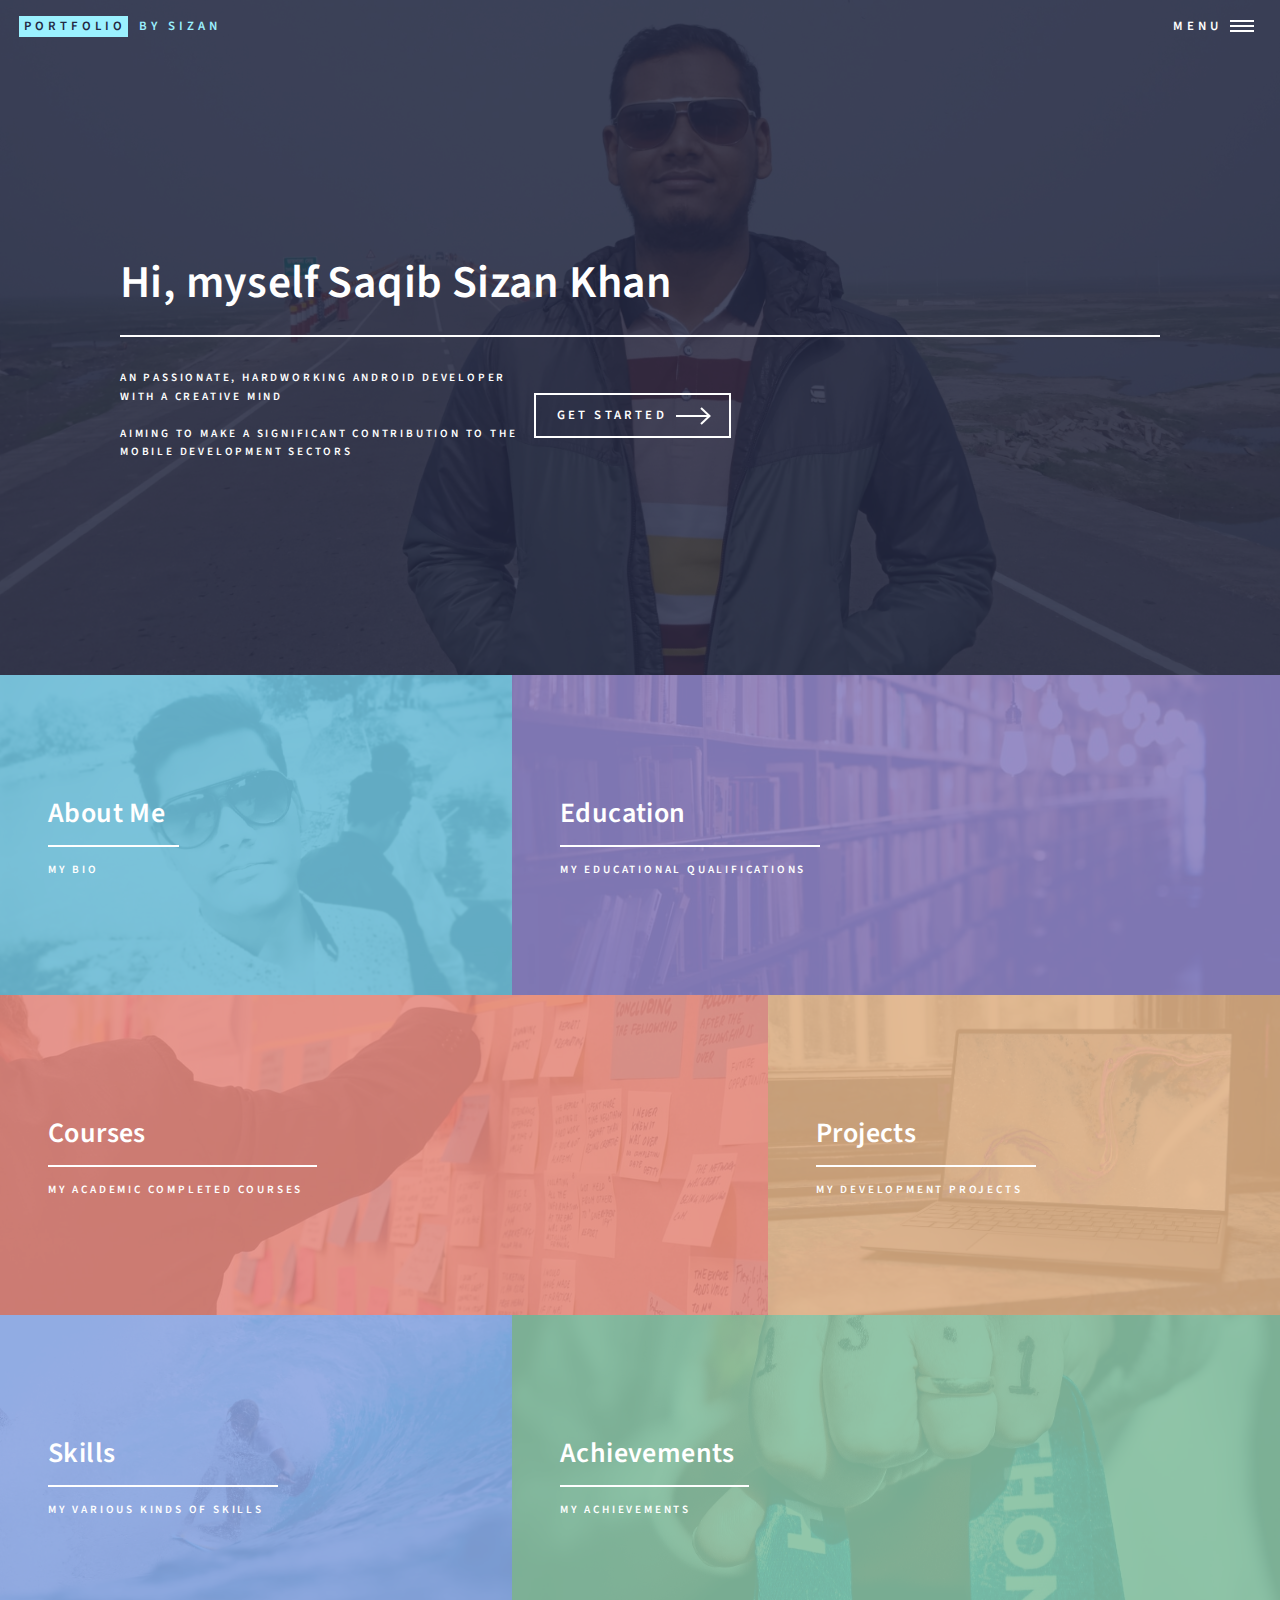
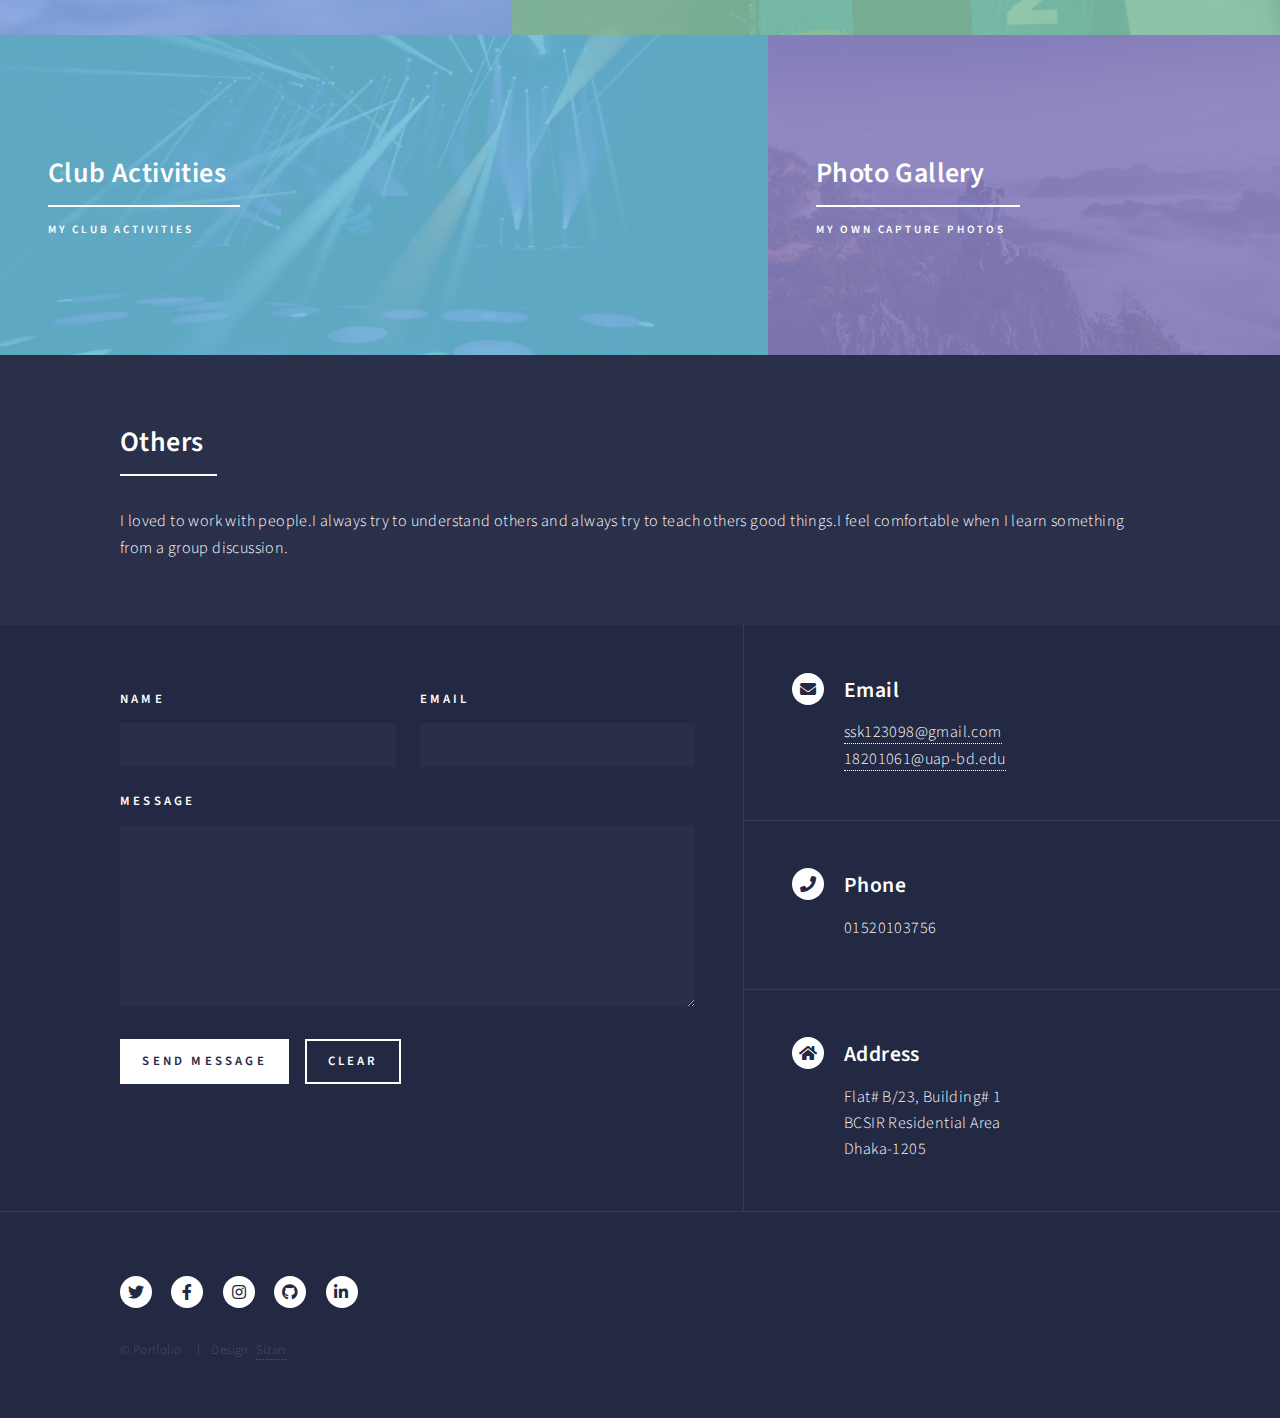
<file: index.html>
<!DOCTYPE HTML>
<!--
	Forty by HTML5 UP
	html5up.net | @ajlkn
	Free for personal and commercial use under the CCA 3.0 license (html5up.net/license)
-->
<html>

<head>
	<title>Sizan Portfolio</title>
	<meta charset="utf-8" />
	<meta name="viewport" content="width=device-width, initial-scale=1, user-scalable=no" />
	<link rel="stylesheet" href="assets/css/main.css" />
	<noscript>
		<link rel="stylesheet" href="assets/css/noscript.css" />
	</noscript>
</head>

<body class="is-preload">

	<!-- Wrapper -->
	<div id="wrapper">

		<!-- Header -->
		<header id="header" class="alt">
			<a href="index.html" class="logo"><strong>Portfolio</strong> <span>by Sizan</span></a>
			<nav>
				<a href="#menu">Menu</a>
			</nav>
		</header>

		<!-- Menu -->
		<nav id="menu">
			<ul class="links">
				<li><a href="index.html">Home</a></li>
				<li><a href="education.html">Education</a></li>
				<li><a href="project.html">Projects</a></li>
				<li><a href="course.html">Courses</a></li>
				<li><a href="skill.html">Skills</a></li>
				<li><a href="ahcievements.html">Achievements</a></li>
				<li><a href="photography.html">Photography</a></li>
				<li><a href="aboutme.html">About Me</a></li>
			</ul>
		</nav>

		<!-- Banner -->
		<section id="banner" class="major">
			<div class="inner">
				<header class="major">
					<h1>Hi, myself Saqib Sizan Khan</h1>
				</header>
				<div class="content">
					<p>An passionate, hardworking Android developer<br> with a creative mind<br><br>
						aiming to make a significant contribution to the<br> mobile development sectors<br>
					</p>
					<ul class="actions">
						<li><a href="#one" class="button next scrolly">Get Started</a></li>
					</ul>
				</div>
			</div>
		</section>

		<!-- Main -->
		<div id="main">

			<!-- One -->
			<section id="one" class="tiles">

				<article>
					<span class="image">
						<img src="images/sizan2.jpg" alt="" />
					</span>
					<header class="major">
						<h3><a href="aboutme.html" class="link">About Me</a></h3>
						<p>My Bio</p>
					</header>
				</article>

				<article>
					<span class="image">
						<img src="images/education.jfif" alt="" />
					</span>
					<header class="major">
						<h3><a href="education.html" class="link">Education</a></h3>
						<p>My educational Qualifications</p>
					</header>
				</article>

				<article>
					<span class="image">
						<img src="images/course.jfif" alt="" />
					</span>
					<header class="major">
						<h3><a href="course.html" class="link">Courses</a></h3>
						<p>My Academic Completed Courses</p>
					</header>
				</article>

				<article>
					<span class="image">
						<img src="images/projects.jfif" alt="" />
					</span>
					<header class="major">
						<h3><a href="project.html" class="link">Projects</a></h3>
						<p>My development Projects</p>
					</header>
				</article>
				<article>
					<span class="image">
						<img src="images/skills.jfif" alt="" />
					</span>
					<header class="major">
						<h3><a href="skill.html" class="link">Skills</a></h3>
						<p>My various kinds of Skills</p>
					</header>
				</article>
				<article>
					<span class="image">
						<img src="images/achievement.jfif" alt="" />
					</span>
					<header class="major">
						<h3><a href="ahcievements.html" class="link">Achievements</a></h3>
						<p>My Achievements</p>
					</header>
				</article>
				<article>
					<span class="image">
						<img src="images/club.jfif" alt="" />
					</span>
					<header class="major">
						<h3><a href="club.html" class="link">Club Activities</a></h3>
						<p>My club activities</p>
					</header>
				</article>
				<article>
					<span class="image">
						<img src="images/photography.jfif" alt="" />
					</span>
					<header class="major">
						<h3><a href="photography.html" class="link">Photo Gallery</a></h3>
						<p>My own capture photos</p>
					</header>
				</article>
			</section>

			<!-- Two -->
			<section id="two">
				<div class="inner">
					<header class="major">
						<h2>Others</h2>
					</header>
					<p>I loved to work with people.I always try to understand others and always try to
						teach others good things.I feel comfortable when I learn something from a group
						discussion.
					</p>
				</div>
			</section>

		</div>

		<!-- Contact -->
		<section id="contact">
			<div class="inner">
				<section>
					<form method="post" action="#">
						<div class="fields">
							<div class="field half">
								<label for="name">Name</label>
								<input type="text" name="name" id="name" />
							</div>
							<div class="field half">
								<label for="email">Email</label>
								<input type="text" name="email" id="email" />
							</div>
							<div class="field">
								<label for="message">Message</label>
								<textarea name="message" id="message" rows="6"></textarea>
							</div>
						</div>
						<ul class="actions">
							<li><input type="submit" value="Send Message" class="primary" /></li>
							<li><input type="reset" value="Clear" /></li>
						</ul>
					</form>
				</section>
				<section class="split">
					<section>
						<div class="contact-method">
							<span class="icon solid alt fa-envelope"></span>
							<h3>Email</h3>
							<a href="https://mail.google.com/mail/u/0/#inbox?compose=new">ssk123098@gmail.com</a><br>
							<a href="https://mail.google.com/mail/u/0/#inbox?compose=new">18201061@uap-bd.edu</a>
						</div>
					</section>
					<section>
						<div class="contact-method">
							<span class="icon solid alt fa-phone"></span>
							<h3>Phone</h3>
							<span>01520103756</span>
						</div>
					</section>
					<section>
						<div class="contact-method">
							<span class="icon solid alt fa-home"></span>
							<h3>Address</h3>
							<span>Flat# B/23, Building# 1 <br />
								BCSIR Residential Area<br />
								Dhaka-1205</span>
						</div>
					</section>
				</section>
			</div>
		</section>

		<!-- Footer -->
		<footer id="footer">
			<div class="inner">
				<ul class="icons">
					<li><a href="#" class="icon brands alt fa-twitter"><span class="label">Twitter</span></a></li>
					<li><a href="https://www.facebook.com/SSK.sz" class="icon brands alt fa-facebook-f"><span
								class="label">Facebook</span></a></li>
					<li><a href="https://www.instagram.com/sizan_061/" class="icon brands alt fa-instagram"><span
								class="label">Instagram</span></a></li>
					<li><a href="https://github.com/Saqib-Sizan-Khan" class="icon brands alt fa-github"><span
								class="label">GitHub</span></a></li>
					<li><a href="#" class="icon brands alt fa-linkedin-in"><span class="label">LinkedIn</span></a></li>
				</ul>
				<ul class="copyright">
					<li>&copy; Portfolio</li>
					<li>Design: <a href="#">Sizan</a></li>
				</ul>
			</div>
		</footer>

	</div>

	<!-- Scripts -->
	<script src="assets/js/jquery.min.js"></script>
	<script src="assets/js/jquery.scrolly.min.js"></script>
	<script src="assets/js/jquery.scrollex.min.js"></script>
	<script src="assets/js/browser.min.js"></script>
	<script src="assets/js/breakpoints.min.js"></script>
	<script src="assets/js/util.js"></script>
	<script src="assets/js/main.js"></script>

</body>

</html>
</file>
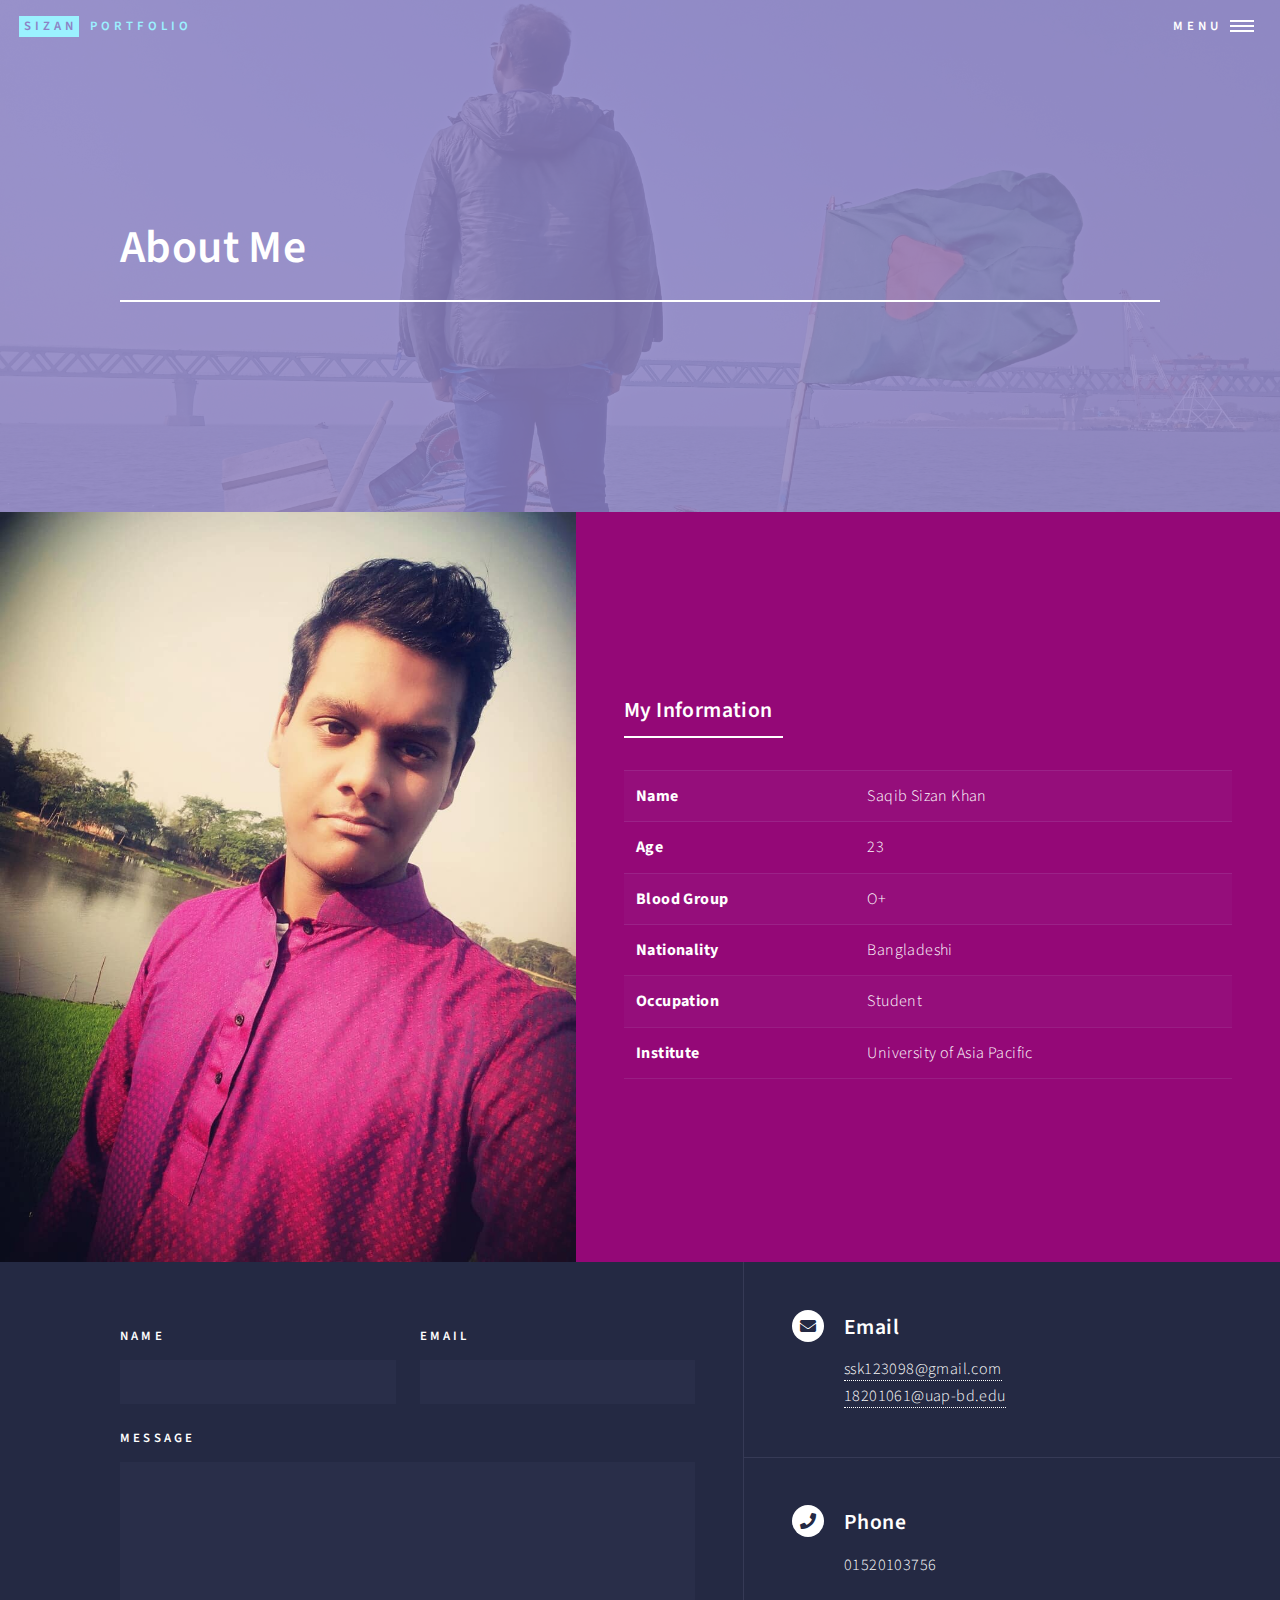
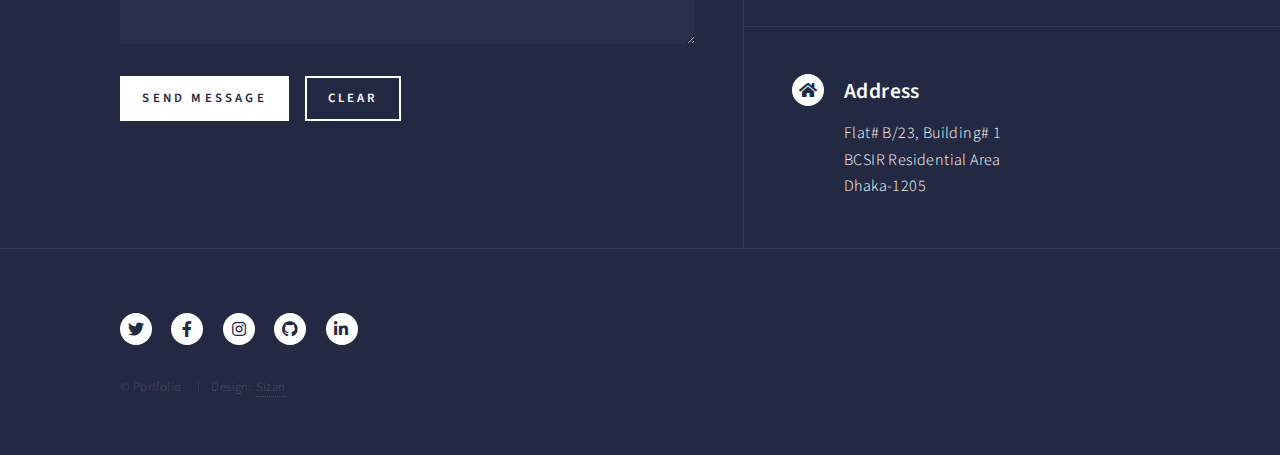
<file: aboutme.html>
<!DOCTYPE HTML>
<!--
	Forty by HTML5 UP
	html5up.net | @ajlkn
	Free for personal and commercial use under the CCA 3.0 license (html5up.net/license)
-->
<html>

<head>
    <title>Sizan | About Me</title>
    <meta charset="utf-8" />
    <meta name="viewport" content="width=device-width, initial-scale=1, user-scalable=no" />
    <link rel="stylesheet" href="assets/css/main.css" />
    <noscript>
        <link rel="stylesheet" href="assets/css/noscript.css" />
    </noscript>
</head>

<body class="is-preload">

    <!-- Wrapper -->
    <div id="wrapper">

        <!-- Header -->
        <!-- Note: The "styleN" class below should match that of the banner element. -->
        <header id="header" class="alt style2">
            <a href="index.html" class="logo"><strong>Sizan</strong> <span>Portfolio</span></a>
            <nav>
                <a href="#menu">Menu</a>
            </nav>
        </header>

        <!-- Menu -->
        <nav id="menu">
            <ul class="links">
                <li><a href="index.html">Home</a></li>
                <li><a href="education.html">Education</a></li>
                <li><a href="project.html">Projects</a></li>
                <li><a href="course.html">Courses</a></li>
                <li><a href="skill.html">Skills</a></li>
                <li><a href="ahcievements.html">Achievements</a></li>
                <li><a href="photography.html">Photography</a></li>
                <li><a href="aboutme.html">About Me</a></li>
            </ul>
        </nav>

        <!-- Banner -->
        <!-- Note: The "styleN" class below should match that of the header element. -->
        <section id="banner" class="style2">
            <div class="inner">
                <span class="image">
                    <img src="images/sizan4.jpg" alt="" />
                </span>
                <header class="major">
                    <h1>About Me</h1>
                </header>
                <div class="content">
                    <p>
                    </p>
                </div>
            </div>
        </section>

        <!-- Main -->
        <div id="main">

            <!-- Two -->
            <section id="two" class="spotlights">

                <section style="background-color: rgba(151, 7, 120, 0.973);">
                    <a href="generic.html" class="image">
                        <img src="images/sizan3.jpg" alt="" data-position="top center" height="750px" />
                    </a>
                    <div class="content">
                        <div class="inner">
                            <header class="major">
                                <h3>My Information</h3>
                            </header>
                            <table>
                                <tr>
                                    <td style="font-weight: bold;">Name</td>
                                    <td>Saqib Sizan Khan</td>
                                </tr>

                                <tr>
                                    <td style="font-weight: bold;">Age</td>
                                    <td>23</td>
                                </tr>

                                <tr>
                                    <td style="font-weight: bold;">Blood Group</td>
                                    <td>O+</td>
                                </tr>

                                <tr>
                                    <td style="font-weight: bold;">Nationality</td>
                                    <td>Bangladeshi</td>
                                </tr>

                                <tr>
                                    <td style="font-weight: bold;">Occupation</td>
                                    <td>Student</td>
                                </tr>

                                <tr>
                                    <td style="font-weight: bold;">Institute</td>
                                    <td>University of Asia Pacific</td>
                                </tr>
                            </table>
                        </div>
                    </div>
                </section>

            </section>

        </div>

        <!-- Contact -->
        <section id="contact">
            <div class="inner">
                <section>
                    <form method="post" action="#">
                        <div class="fields">
                            <div class="field half">
                                <label for="name">Name</label>
                                <input type="text" name="name" id="name" />
                            </div>
                            <div class="field half">
                                <label for="email">Email</label>
                                <input type="text" name="email" id="email" />
                            </div>
                            <div class="field">
                                <label for="message">Message</label>
                                <textarea name="message" id="message" rows="6"></textarea>
                            </div>
                        </div>
                        <ul class="actions">
                            <li><input type="submit" value="Send Message" class="primary" /></li>
                            <li><input type="reset" value="Clear" /></li>
                        </ul>
                    </form>
                </section>
                <section class="split">
                    <section>
                        <div class="contact-method">
                            <span class="icon solid alt fa-envelope"></span>
                            <h3>Email</h3>
                            <a href="https://mail.google.com/mail/u/0/#inbox?compose=new">ssk123098@gmail.com</a><br>
                            <a href="https://mail.google.com/mail/u/0/#inbox?compose=new">18201061@uap-bd.edu</a>
                        </div>
                    </section>
                    <section>
                        <div class="contact-method">
                            <span class="icon solid alt fa-phone"></span>
                            <h3>Phone</h3>
                            <span>01520103756</span>
                        </div>
                    </section>
                    <section>
                        <div class="contact-method">
                            <span class="icon solid alt fa-home"></span>
                            <h3>Address</h3>
                            <span>Flat# B/23, Building# 1 <br />
                                BCSIR Residential Area<br />
                                Dhaka-1205</span>
                        </div>
                    </section>
                </section>
            </div>
        </section>

        <!-- Footer -->
        <footer id="footer">
            <div class="inner">
                <ul class="icons">
                    <li><a href="#" class="icon brands alt fa-twitter"><span class="label">Twitter</span></a></li>
                    <li><a href="https://www.facebook.com/SSK.sz" class="icon brands alt fa-facebook-f"><span
                                class="label">Facebook</span></a></li>
                    <li><a href="https://www.instagram.com/sizan_061/" class="icon brands alt fa-instagram"><span
                                class="label">Instagram</span></a></li>
                    <li><a href="https://github.com/Saqib-Sizan-Khan" class="icon brands alt fa-github"><span
                                class="label">GitHub</span></a></li>
                    <li><a href="#" class="icon brands alt fa-linkedin-in"><span class="label">LinkedIn</span></a></li>
                </ul>
                <ul class="copyright">
                    <li>&copy; Portfolio</li>
                    <li>Design: <a href="#">Sizan</a></li>
                </ul>
            </div>
        </footer>

    </div>

    <!-- Scripts -->
    <script src="assets/js/jquery.min.js"></script>
    <script src="assets/js/jquery.scrolly.min.js"></script>
    <script src="assets/js/jquery.scrollex.min.js"></script>
    <script src="assets/js/browser.min.js"></script>
    <script src="assets/js/breakpoints.min.js"></script>
    <script src="assets/js/util.js"></script>
    <script src="assets/js/main.js"></script>

</body>

</html>
</file>
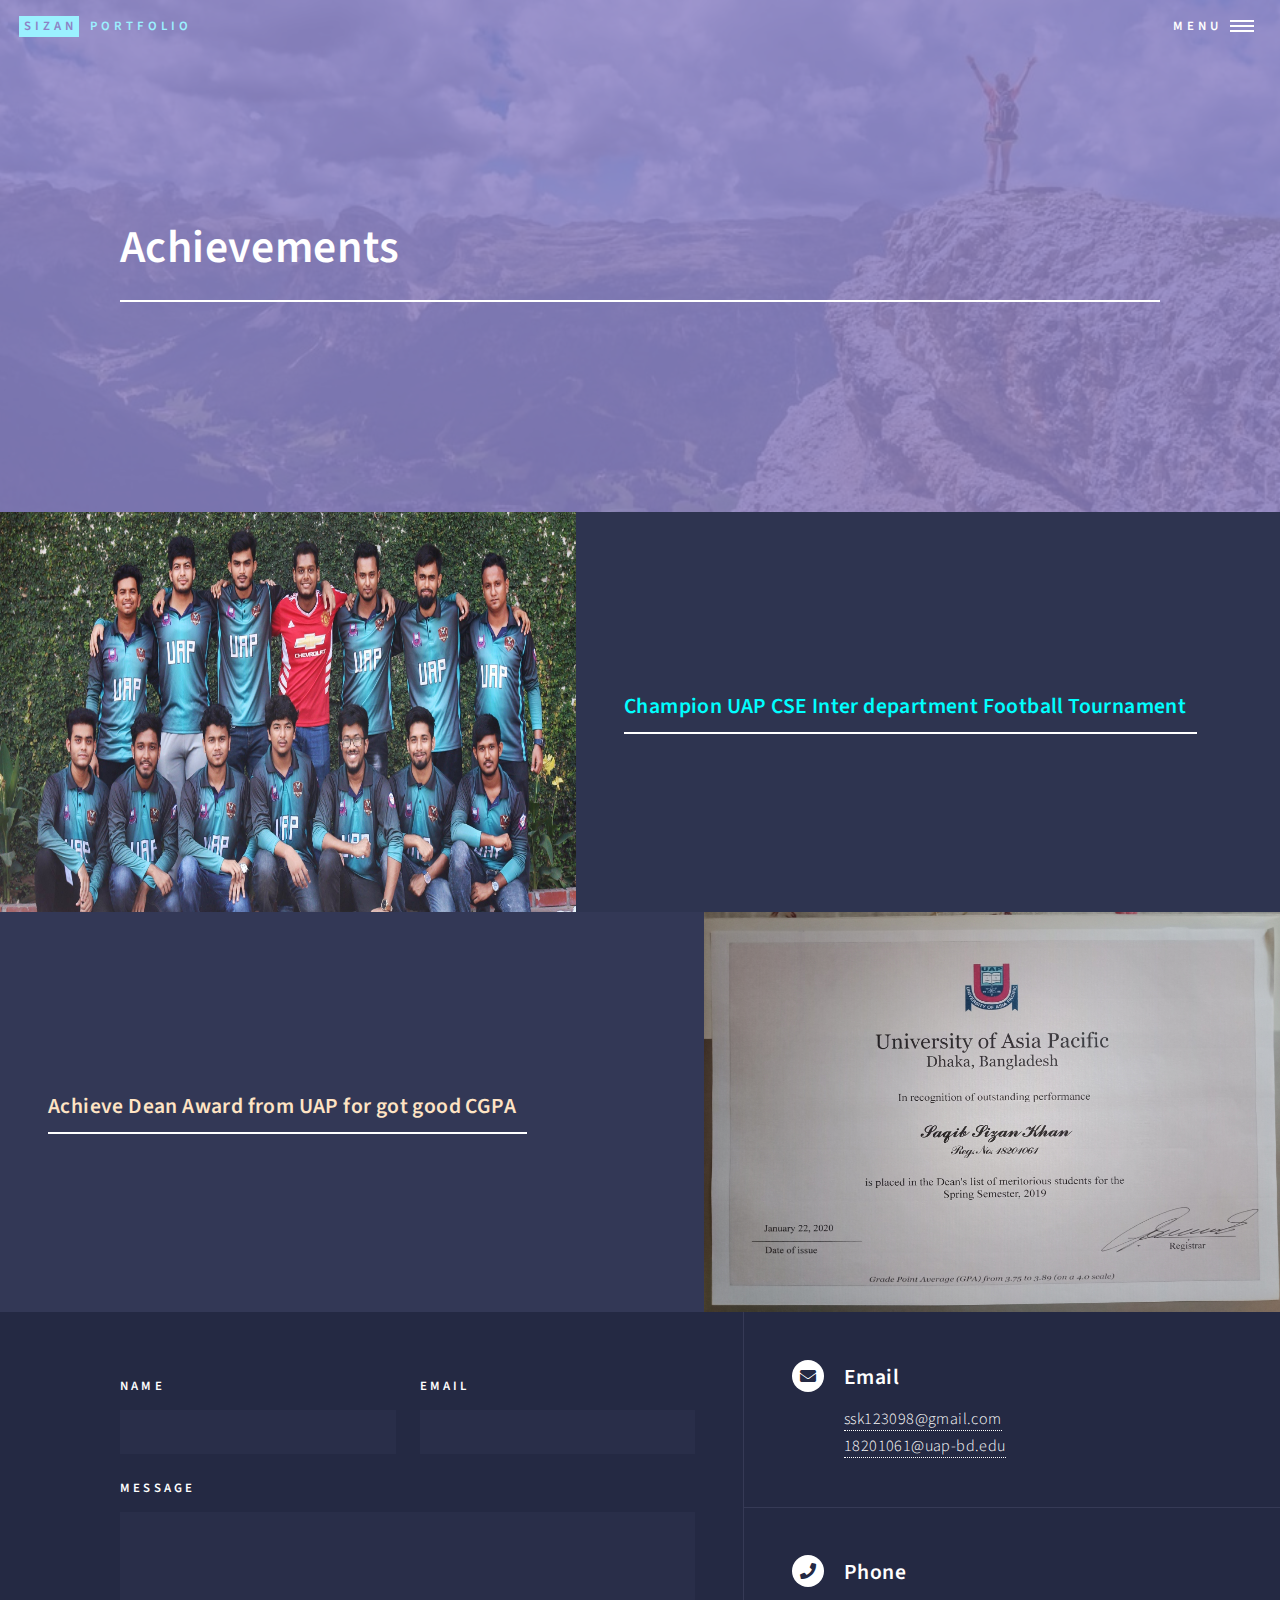
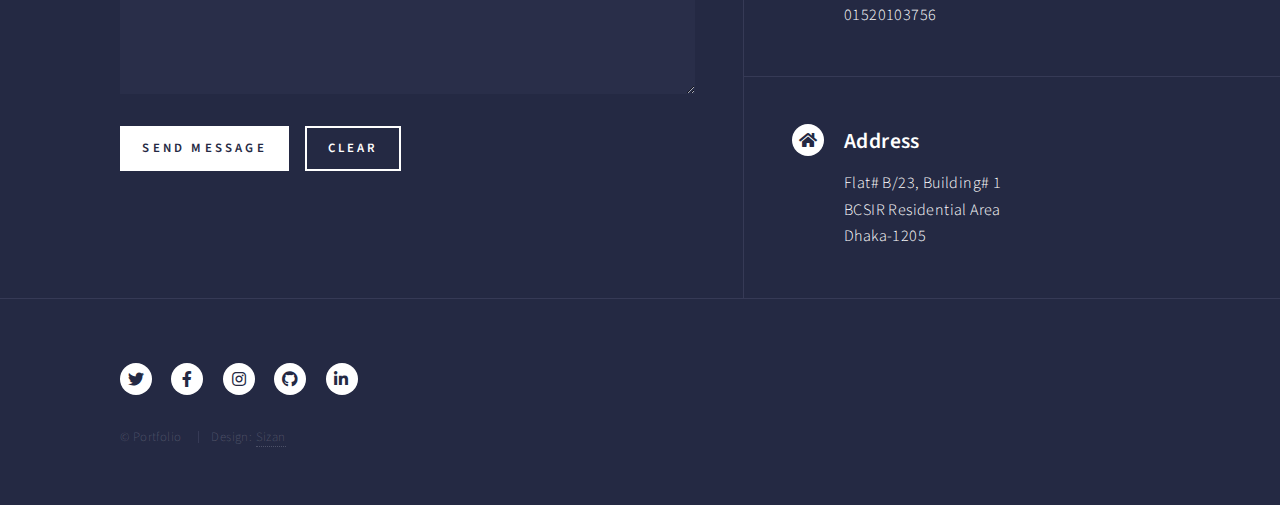
<file: ahcievements.html>
<!DOCTYPE HTML>
<!--
	Forty by HTML5 UP
	html5up.net | @ajlkn
	Free for personal and commercial use under the CCA 3.0 license (html5up.net/license)
-->
<html>

<head>
    <title>Sizan | Achievements</title>
    <meta charset="utf-8" />
    <meta name="viewport" content="width=device-width, initial-scale=1, user-scalable=no" />
    <link rel="stylesheet" href="assets/css/main.css" />
    <noscript>
        <link rel="stylesheet" href="assets/css/noscript.css" />
    </noscript>
</head>

<body class="is-preload">

    <!-- Wrapper -->
    <div id="wrapper">

        <!-- Header -->
        <!-- Note: The "styleN" class below should match that of the banner element. -->
        <header id="header" class="alt style2">
            <a href="index.html" class="logo"><strong>Sizan</strong> <span>Portfolio</span></a>
            <nav>
                <a href="#menu">Menu</a>
            </nav>
        </header>

        <!-- Menu -->
        <nav id="menu">
            <ul class="links">
                <li><a href="index.html">Home</a></li>
                <li><a href="education.html">Education</a></li>
                <li><a href="project.html">Projects</a></li>
                <li><a href="course.html">Courses</a></li>
                <li><a href="skill.html">Skills</a></li>
                <li><a href="ahcievements.html">Achievements</a></li>
                <li><a href="photography.html">Photography</a></li>
                <li><a href="aboutme.html">About Me</a></li>
            </ul>
        </nav>

        <!-- Banner -->
        <!-- Note: The "styleN" class below should match that of the header element. -->
        <section id="banner" class="style2">
            <div class="inner">
                <span class="image">
                    <img src="images/achievement2.jfif" alt="" />
                </span>
                <header class="major">
                    <h1>Achievements</h1>
                </header>
                <div class="content">
                    <p></p>
                </div>
            </div>
        </section>

        <!-- Main -->
        <div id="main">

            <!-- Two -->
            <section id="two" class="spotlights">
                <section>
                    <a href="generic.html" class="image">
                        <img src="images/football.jpg" alt="" data-position="center center" height="400px" />
                    </a>
                    <div class="content">
                        <div class="inner">
                            <header class="major">
                                <h3 style="color:aqua;">Champion UAP CSE Inter department Football Tournament</h3>
                            </header>
                        </div>
                    </div>
                </section>
                <section>
                    <a href=" generic.html" class="image">
                        <img src="images/certificate.jpg" alt="" data-position="top center" height="400px" />
                    </a>
                    <div class="content">
                        <div class="inner">
                            <header class="major">
                                <h3 style="color:bisque;">Achieve Dean Award from UAP for got good CGPA</h3>
                            </header>
                        </div>
                    </div>
                </section>

            </section>

        </div>

        <!-- Contact -->
        <section id="contact">
            <div class="inner">
                <section>
                    <form method="post" action="#">
                        <div class="fields">
                            <div class="field half">
                                <label for="name">Name</label>
                                <input type="text" name="name" id="name" />
                            </div>
                            <div class="field half">
                                <label for="email">Email</label>
                                <input type="text" name="email" id="email" />
                            </div>
                            <div class="field">
                                <label for="message">Message</label>
                                <textarea name="message" id="message" rows="6"></textarea>
                            </div>
                        </div>
                        <ul class="actions">
                            <li><input type="submit" value="Send Message" class="primary" /></li>
                            <li><input type="reset" value="Clear" /></li>
                        </ul>
                    </form>
                </section>
                <section class="split">
                    <section>
                        <div class="contact-method">
                            <span class="icon solid alt fa-envelope"></span>
                            <h3>Email</h3>
                            <a href="https://mail.google.com/mail/u/0/#inbox?compose=new">ssk123098@gmail.com</a><br>
                            <a href="https://mail.google.com/mail/u/0/#inbox?compose=new">18201061@uap-bd.edu</a>
                        </div>
                    </section>
                    <section>
                        <div class="contact-method">
                            <span class="icon solid alt fa-phone"></span>
                            <h3>Phone</h3>
                            <span>01520103756</span>
                        </div>
                    </section>
                    <section>
                        <div class="contact-method">
                            <span class="icon solid alt fa-home"></span>
                            <h3>Address</h3>
                            <span>Flat# B/23, Building# 1 <br />
                                BCSIR Residential Area<br />
                                Dhaka-1205</span>
                        </div>
                    </section>
                </section>
            </div>
        </section>

        <!-- Footer -->
        <footer id="footer">
            <div class="inner">
                <ul class="icons">
                    <li><a href="#" class="icon brands alt fa-twitter"><span class="label">Twitter</span></a></li>
                    <li><a href="https://www.facebook.com/SSK.sz" class="icon brands alt fa-facebook-f"><span
                                class="label">Facebook</span></a></li>
                    <li><a href="https://www.instagram.com/sizan_061/" class="icon brands alt fa-instagram"><span
                                class="label">Instagram</span></a></li>
                    <li><a href="https://github.com/Saqib-Sizan-Khan" class="icon brands alt fa-github"><span
                                class="label">GitHub</span></a></li>
                    <li><a href="#" class="icon brands alt fa-linkedin-in"><span class="label">LinkedIn</span></a></li>
                </ul>
                <ul class="copyright">
                    <li>&copy; Portfolio</li>
                    <li>Design: <a href="#">Sizan</a></li>
                </ul>
            </div>
        </footer>

    </div>

    <!-- Scripts -->
    <script src="assets/js/jquery.min.js"></script>
    <script src="assets/js/jquery.scrolly.min.js"></script>
    <script src="assets/js/jquery.scrollex.min.js"></script>
    <script src="assets/js/browser.min.js"></script>
    <script src="assets/js/breakpoints.min.js"></script>
    <script src="assets/js/util.js"></script>
    <script src="assets/js/main.js"></script>

</body>

</html>
</file>
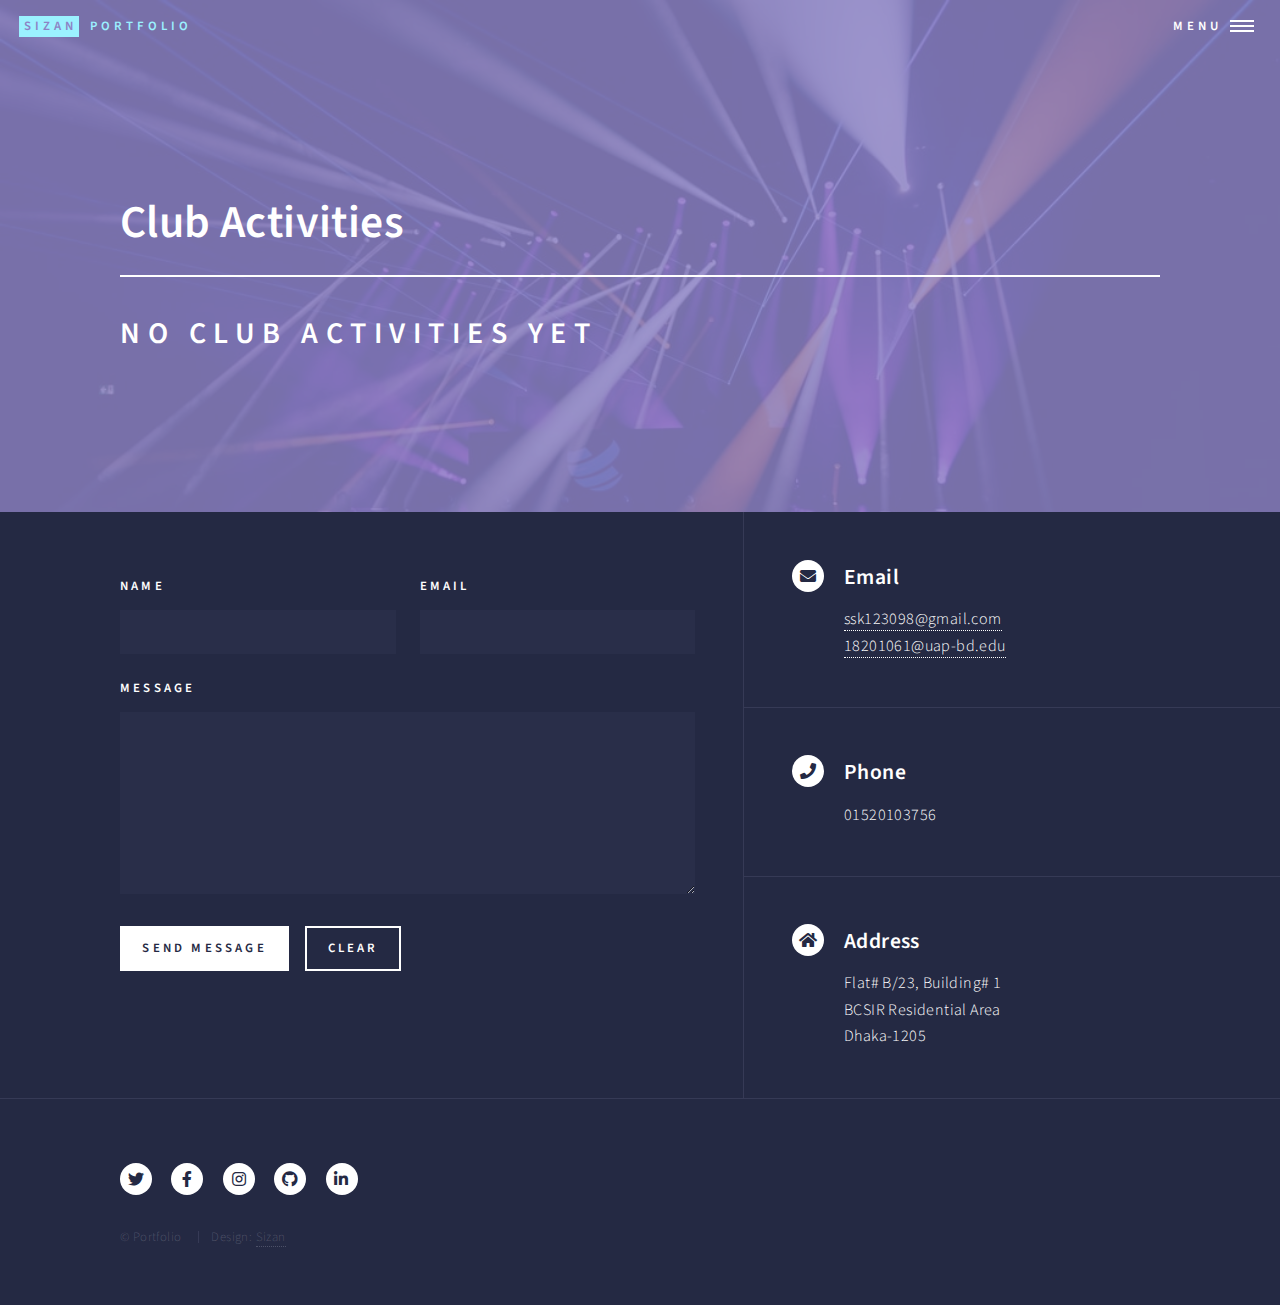
<file: club.html>
<!DOCTYPE HTML>
<!--
	Forty by HTML5 UP
	html5up.net | @ajlkn
	Free for personal and commercial use under the CCA 3.0 license (html5up.net/license)
-->
<html>

<head>
    <title>Sizan | Club Activities</title>
    <meta charset="utf-8" />
    <meta name="viewport" content="width=device-width, initial-scale=1, user-scalable=no" />
    <link rel="stylesheet" href="assets/css/main.css" />
    <noscript>
        <link rel="stylesheet" href="assets/css/noscript.css" />
    </noscript>
</head>

<body class="is-preload">

    <!-- Wrapper -->
    <div id="wrapper">

        <!-- Header -->
        <!-- Note: The "styleN" class below should match that of the banner element. -->
        <header id="header" class="alt style2">
            <a href="index.html" class="logo"><strong>Sizan</strong> <span>Portfolio</span></a>
            <nav>
                <a href="#menu">Menu</a>
            </nav>
        </header>

        <!-- Menu -->
        <nav id="menu">
            <ul class="links">
                <li><a href="index.html">Home</a></li>
                <li><a href="education.html">Education</a></li>
                <li><a href="project.html">Projects</a></li>
                <li><a href="course.html">Courses</a></li>
                <li><a href="skill.html">Skills</a></li>
                <li><a href="ahcievements.html">Achievements</a></li>
                <li><a href="photography.html">Photography</a></li>
                <li><a href="aboutme.html">About Me</a></li>
            </ul>
        </nav>

        <!-- Banner -->
        <!-- Note: The "styleN" class below should match that of the header element. -->
        <section id="banner" class="style2">
            <div class="inner">
                <span class="image">
                    <img src="images/club.jfif" alt="" />
                </span>
                <header class="major">
                    <h1>Club Activities</h1>
                </header>
                <div class="content">
                    <p style="font-size: 30px;">No club activities yet
                    </p>
                </div>
            </div>
        </section>

        <!-- Contact -->
        <section id="contact">
            <div class="inner">
                <section>
                    <form method="post" action="#">
                        <div class="fields">
                            <div class="field half">
                                <label for="name">Name</label>
                                <input type="text" name="name" id="name" />
                            </div>
                            <div class="field half">
                                <label for="email">Email</label>
                                <input type="text" name="email" id="email" />
                            </div>
                            <div class="field">
                                <label for="message">Message</label>
                                <textarea name="message" id="message" rows="6"></textarea>
                            </div>
                        </div>
                        <ul class="actions">
                            <li><input type="submit" value="Send Message" class="primary" /></li>
                            <li><input type="reset" value="Clear" /></li>
                        </ul>
                    </form>
                </section>
                <section class="split">
                    <section>
                        <div class="contact-method">
                            <span class="icon solid alt fa-envelope"></span>
                            <h3>Email</h3>
                            <a href="https://mail.google.com/mail/u/0/#inbox?compose=new">ssk123098@gmail.com</a><br>
                            <a href="https://mail.google.com/mail/u/0/#inbox?compose=new">18201061@uap-bd.edu</a>
                        </div>
                    </section>
                    <section>
                        <div class="contact-method">
                            <span class="icon solid alt fa-phone"></span>
                            <h3>Phone</h3>
                            <span>01520103756</span>
                        </div>
                    </section>
                    <section>
                        <div class="contact-method">
                            <span class="icon solid alt fa-home"></span>
                            <h3>Address</h3>
                            <span>Flat# B/23, Building# 1 <br />
                                BCSIR Residential Area<br />
                                Dhaka-1205</span>
                        </div>
                    </section>
                </section>
            </div>
        </section>

        <!-- Footer -->
        <footer id="footer">
            <div class="inner">
                <ul class="icons">
                    <li><a href="#" class="icon brands alt fa-twitter"><span class="label">Twitter</span></a></li>
                    <li><a href="https://www.facebook.com/SSK.sz" class="icon brands alt fa-facebook-f"><span
                                class="label">Facebook</span></a></li>
                    <li><a href="https://www.instagram.com/sizan_061/" class="icon brands alt fa-instagram"><span
                                class="label">Instagram</span></a></li>
                    <li><a href="https://github.com/Saqib-Sizan-Khan" class="icon brands alt fa-github"><span
                                class="label">GitHub</span></a></li>
                    <li><a href="#" class="icon brands alt fa-linkedin-in"><span class="label">LinkedIn</span></a></li>
                </ul>
                <ul class="copyright">
                    <li>&copy; Portfolio</li>
                    <li>Design: <a href="#">Sizan</a></li>
                </ul>
            </div>
        </footer>

    </div>

    <!-- Scripts -->
    <script src="assets/js/jquery.min.js"></script>
    <script src="assets/js/jquery.scrolly.min.js"></script>
    <script src="assets/js/jquery.scrollex.min.js"></script>
    <script src="assets/js/browser.min.js"></script>
    <script src="assets/js/breakpoints.min.js"></script>
    <script src="assets/js/util.js"></script>
    <script src="assets/js/main.js"></script>

</body>

</html>
</file>
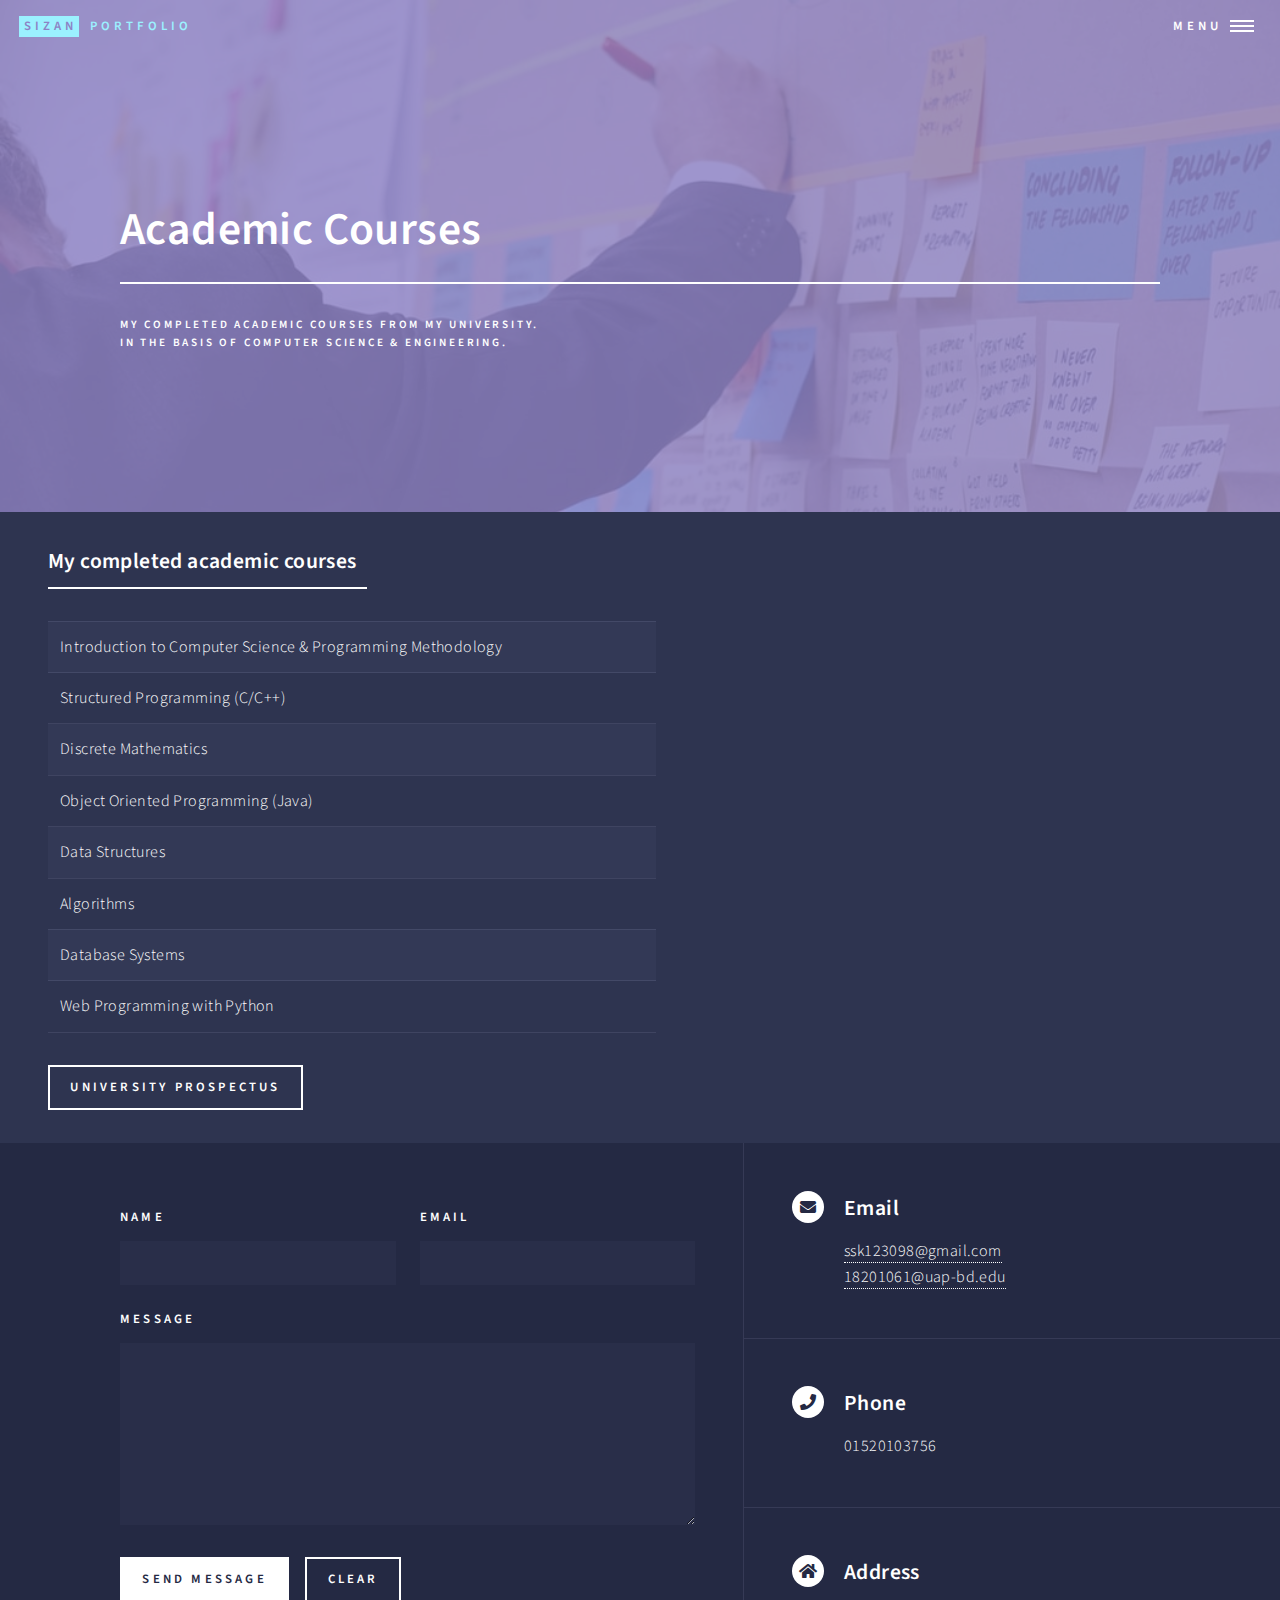
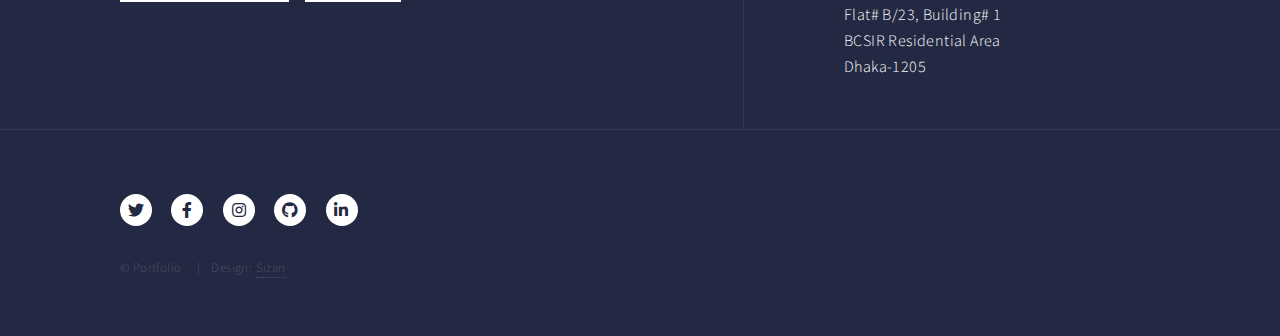
<file: course.html>
<!DOCTYPE HTML>
<!--
	Forty by HTML5 UP
	html5up.net | @ajlkn
	Free for personal and commercial use under the CCA 3.0 license (html5up.net/license)
-->
<html>

<head>
    <title>Sizan | Course</title>
    <meta charset="utf-8" />
    <meta name="viewport" content="width=device-width, initial-scale=1, user-scalable=no" />
    <link rel="stylesheet" href="assets/css/main.css" />
    <noscript>
        <link rel="stylesheet" href="assets/css/noscript.css" />
    </noscript>
</head>

<body class="is-preload">

    <!-- Wrapper -->
    <div id="wrapper">

        <!-- Header -->
        <!-- Note: The "styleN" class below should match that of the banner element. -->
        <header id="header" class="alt style2">
            <a href="index.html" class="logo"><strong>Sizan</strong> <span>Portfolio</span></a>
            <nav>
                <a href="#menu">Menu</a>
            </nav>
        </header>

        <!-- Menu -->
        <nav id="menu">
            <ul class="links">
                <li><a href="index.html">Home</a></li>
                <li><a href="education.html">Education</a></li>
                <li><a href="project.html">Projects</a></li>
                <li><a href="course.html">Courses</a></li>
                <li><a href="skill.html">Skills</a></li>
                <li><a href="ahcievements.html">Achievements</a></li>
                <li><a href="photography.html">Photography</a></li>
                <li><a href="aboutme.html">About Me</a></li>
            </ul>
        </nav>

        <!-- Banner -->
        <!-- Note: The "styleN" class below should match that of the header element. -->
        <section id="banner" class="style2">
            <div class="inner">
                <span class="image">
                    <img src="images/course.jfif" alt="" />
                </span>
                <header class="major">
                    <h1>Academic Courses</h1>
                </header>
                <div class="content">
                    <p>My completed academic courses from my university.<br>
                        In the basis of Computer Science & Engineering.</p>
                </div>
            </div>
        </section>

        <!-- Main -->
        <div id="main">

            <!-- Two -->
            <section id="two" class="spotlights">
                <section>

                    <div class="content">
                        <div class="inner">
                            <header class="major">
                                <h3>My completed academic courses</h3>
                            </header>

                            <table>
                                <tr>
                                    <td>Introduction to Computer Science & Programming Methodology</td>
                                </tr>
                                <tr>
                                    <td>Structured Programming (C/C++)</td>
                                </tr>
                                <tr>
                                    <td>Discrete Mathematics</td>
                                </tr>
                                <tr>
                                    <td>Object Oriented Programming (Java)</td>
                                </tr>
                                <tr>
                                    <td>Data Structures</td>
                                </tr>
                                <tr>
                                    <td>Algorithms</td>
                                </tr>
                                <tr>
                                    <td>Database Systems</td>
                                </tr>
                                <tr>
                                    <td>Web Programming with Python</td>
                                </tr>
                            </table>
                            <ul class="actions">
                                <li><a href="https://uap-bd.edu/cse/syllabus.pdf" class="button">University
                                        Prospectus</a></li>
                            </ul>
                        </div>
                    </div>
                </section>

            </section>

        </div>

        <!-- Contact -->
        <section id="contact">
            <div class="inner">
                <section>
                    <form method="post" action="#">
                        <div class="fields">
                            <div class="field half">
                                <label for="name">Name</label>
                                <input type="text" name="name" id="name" />
                            </div>
                            <div class="field half">
                                <label for="email">Email</label>
                                <input type="text" name="email" id="email" />
                            </div>
                            <div class="field">
                                <label for="message">Message</label>
                                <textarea name="message" id="message" rows="6"></textarea>
                            </div>
                        </div>
                        <ul class="actions">
                            <li><input type="submit" value="Send Message" class="primary" /></li>
                            <li><input type="reset" value="Clear" /></li>
                        </ul>
                    </form>
                </section>
                <section class="split">
                    <section>
                        <div class="contact-method">
                            <span class="icon solid alt fa-envelope"></span>
                            <h3>Email</h3>
                            <a href="https://mail.google.com/mail/u/0/#inbox?compose=new">ssk123098@gmail.com</a><br>
                            <a href="https://mail.google.com/mail/u/0/#inbox?compose=new">18201061@uap-bd.edu</a>
                        </div>
                    </section>
                    <section>
                        <div class="contact-method">
                            <span class="icon solid alt fa-phone"></span>
                            <h3>Phone</h3>
                            <span>01520103756</span>
                        </div>
                    </section>
                    <section>
                        <div class="contact-method">
                            <span class="icon solid alt fa-home"></span>
                            <h3>Address</h3>
                            <span>Flat# B/23, Building# 1 <br />
                                BCSIR Residential Area<br />
                                Dhaka-1205</span>
                        </div>
                    </section>
                </section>
            </div>
        </section>

        <!-- Footer -->
        <footer id="footer">
            <div class="inner">
                <ul class="icons">
                    <li><a href="#" class="icon brands alt fa-twitter"><span class="label">Twitter</span></a></li>
                    <li><a href="https://www.facebook.com/SSK.sz" class="icon brands alt fa-facebook-f"><span
                                class="label">Facebook</span></a></li>
                    <li><a href="https://www.instagram.com/sizan_061/" class="icon brands alt fa-instagram"><span
                                class="label">Instagram</span></a></li>
                    <li><a href="https://github.com/Saqib-Sizan-Khan" class="icon brands alt fa-github"><span
                                class="label">GitHub</span></a></li>
                    <li><a href="#" class="icon brands alt fa-linkedin-in"><span class="label">LinkedIn</span></a></li>
                </ul>
                <ul class="copyright">
                    <li>&copy; Portfolio</li>
                    <li>Design: <a href="#">Sizan</a></li>
                </ul>
            </div>
        </footer>

    </div>

    <!-- Scripts -->
    <script src="assets/js/jquery.min.js"></script>
    <script src="assets/js/jquery.scrolly.min.js"></script>
    <script src="assets/js/jquery.scrollex.min.js"></script>
    <script src="assets/js/browser.min.js"></script>
    <script src="assets/js/breakpoints.min.js"></script>
    <script src="assets/js/util.js"></script>
    <script src="assets/js/main.js"></script>

</body>

</html>
</file>
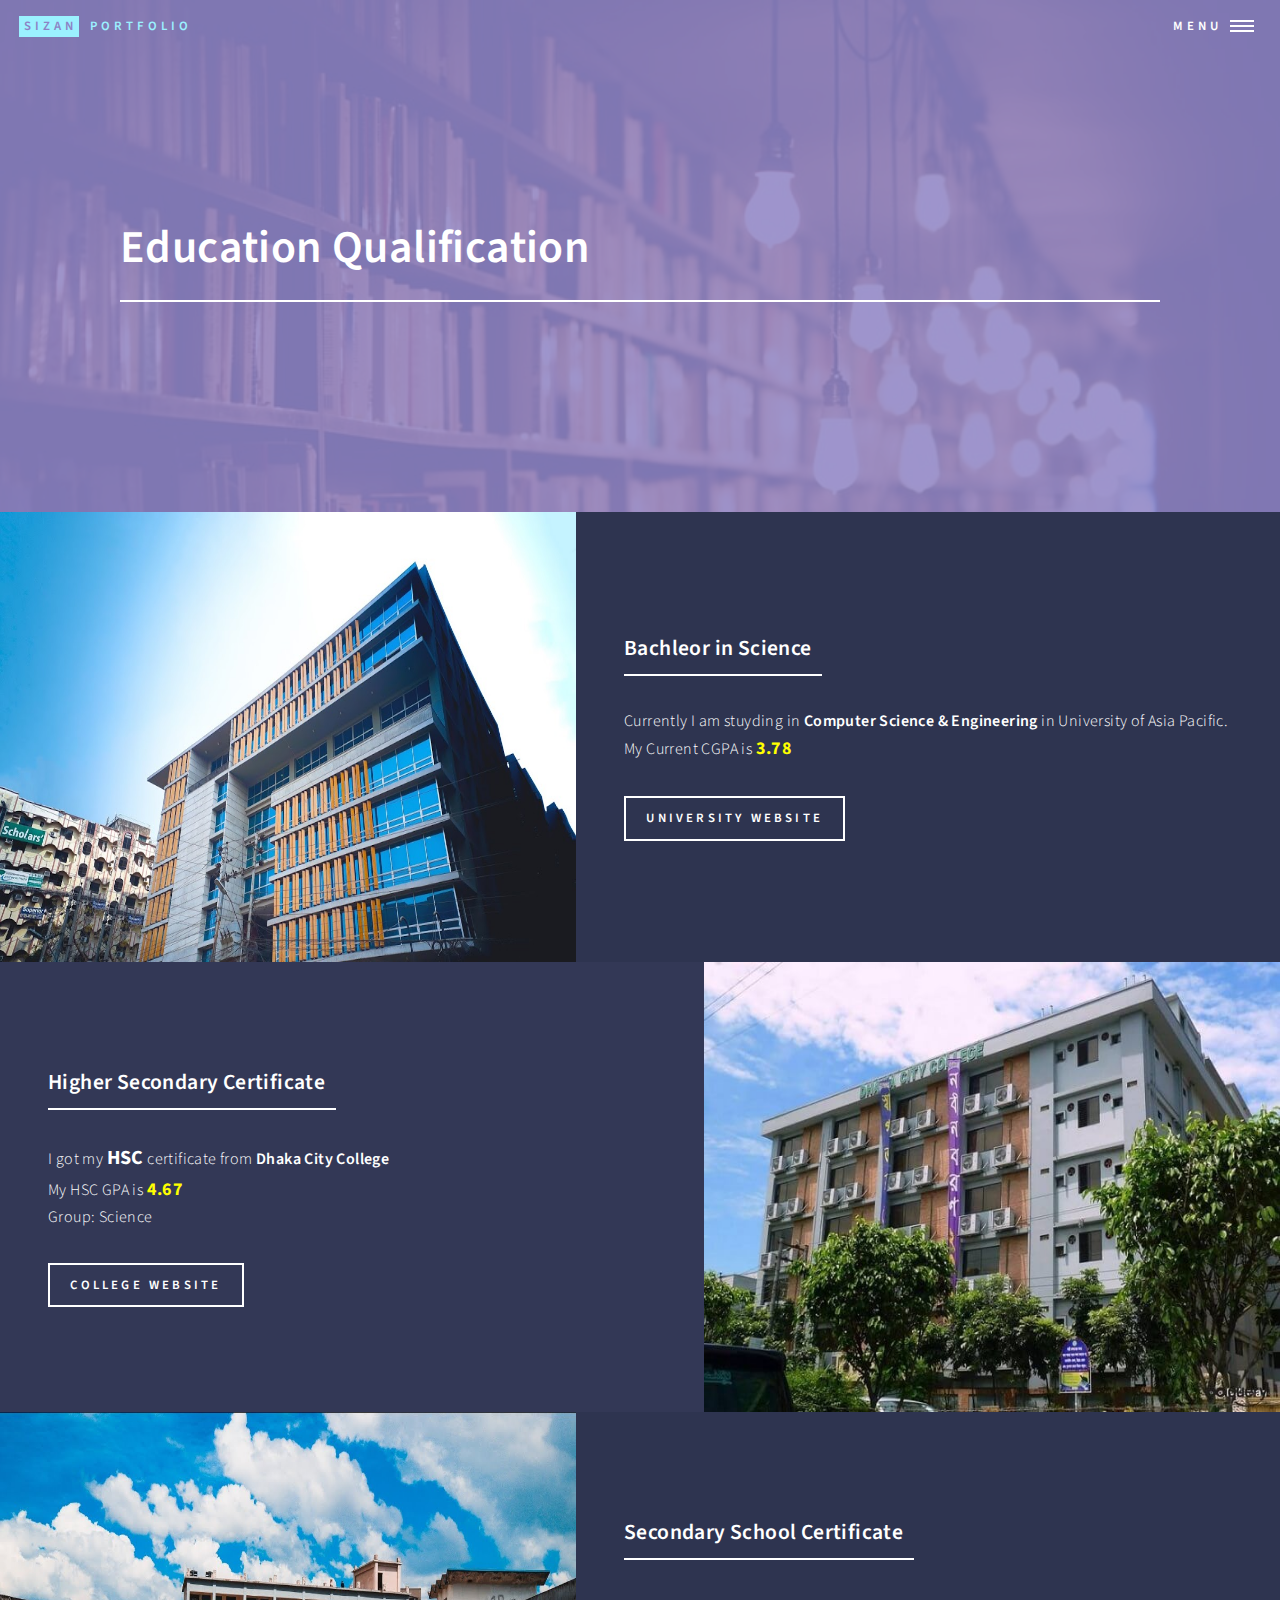
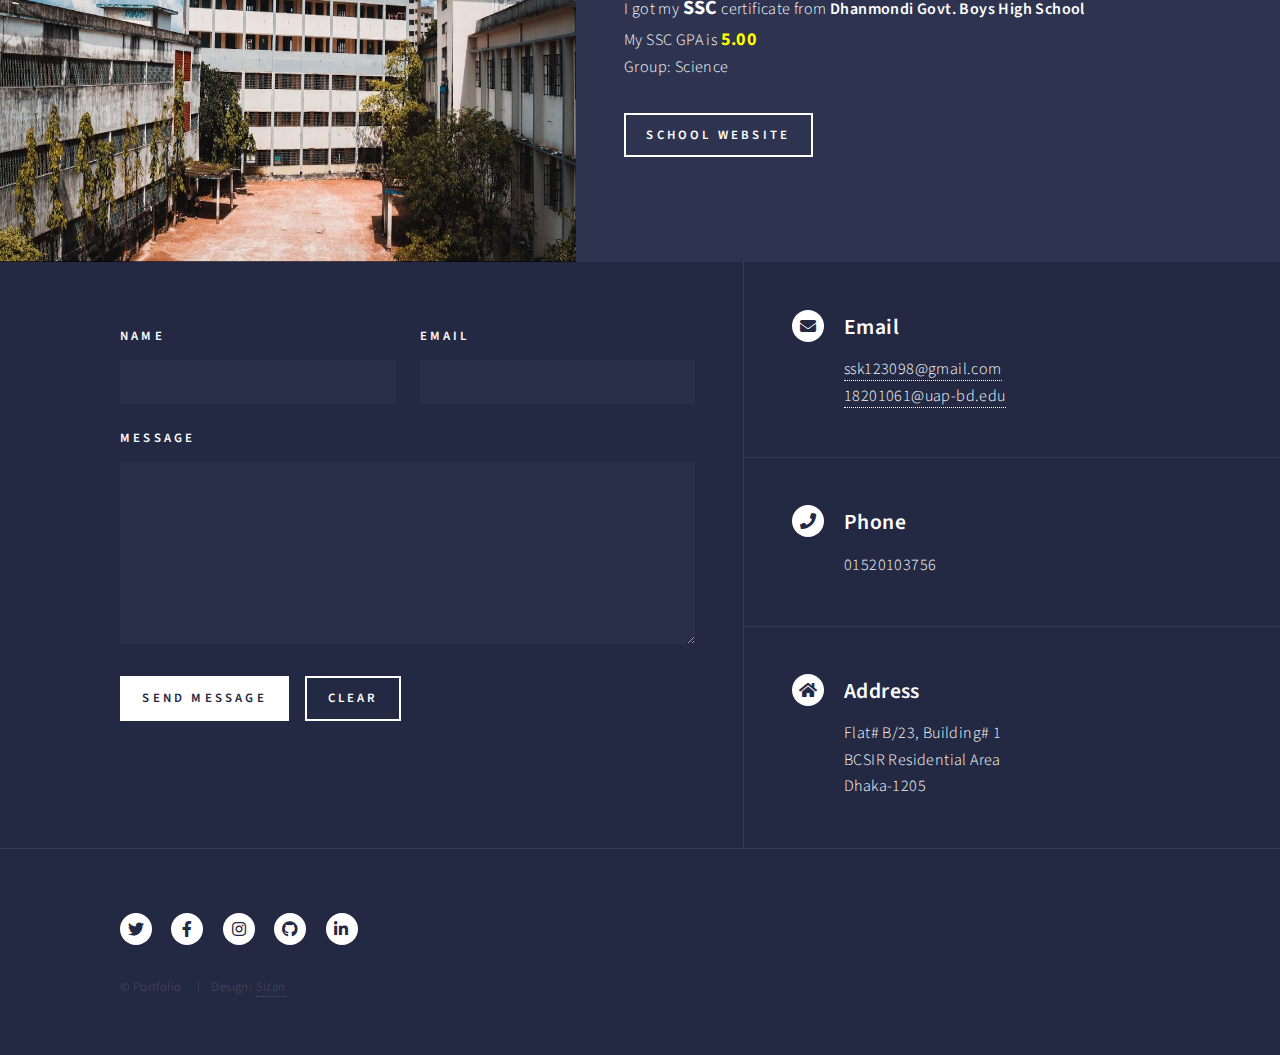
<file: education.html>
<!DOCTYPE HTML>
<!--
	Forty by HTML5 UP
	html5up.net | @ajlkn
	Free for personal and commercial use under the CCA 3.0 license (html5up.net/license)
-->
<html>

<head>
    <title>Sizan | Education</title>
    <meta charset="utf-8" />
    <meta name="viewport" content="width=device-width, initial-scale=1, user-scalable=no" />
    <link rel="stylesheet" href="assets/css/main.css" />
    <noscript>
        <link rel="stylesheet" href="assets/css/noscript.css" />
    </noscript>
</head>

<body class="is-preload">

    <!-- Wrapper -->
    <div id="wrapper">

        <!-- Header -->
        <!-- Note: The "styleN" class below should match that of the banner element. -->
        <header id="header" class="alt style2">
            <a href="index.html" class="logo"><strong>Sizan</strong> <span>Portfolio</span></a>
            <nav>
                <a href="#menu">Menu</a>
            </nav>
        </header>

        <!-- Menu -->
        <nav id="menu">
            <ul class="links">
                <li><a href="index.html">Home</a></li>
                <li><a href="education.html">Education</a></li>
                <li><a href="project.html">Projects</a></li>
                <li><a href="course.html">Courses</a></li>
                <li><a href="skill.html">Skills</a></li>
                <li><a href="ahcievements.html">Achievements</a></li>
                <li><a href="photography.html">Photography</a></li>
                <li><a href="aboutme.html">About Me</a></li>
            </ul>
        </nav>

        <!-- Banner -->
        <!-- Note: The "styleN" class below should match that of the header element. -->
        <section id="banner" class="style2">
            <div class="inner">
                <span class="image">
                    <img src="images/education.jfif" alt="" />
                </span>
                <header class="major">
                    <h1>Education Qualification</h1>
                </header>
                <div class="content">
                    <p></p>
                </div>
            </div>
        </section>

        <!-- Main -->
        <div id="main">

            <!-- Two -->
            <section id="two" class="spotlights">
                <section>
                    <a href="generic.html" class="image">
                        <img src="images/university.jpg" alt="" data-position="center center" height="450px" />
                    </a>
                    <div class="content">
                        <div class="inner">
                            <header class="major">
                                <h3>Bachleor in Science</h3>
                            </header>
                            <p>Currently I am stuyding in <strong>Computer Science &
                                    Engineering</strong> in University of Asia Pacific.<br>
                                My Current CGPA is <span
                                    style="color: yellow; font-size: large; font-weight: bold; ">3.78</span>
                            </p>
                            <ul class="actions">
                                <li><a href="https://uap-bd.edu/" class="button">University Website</a></li>
                            </ul>
                        </div>
                    </div>
                </section>
                <section>
                    <a href="generic.html" class="image">
                        <img src="images/college.jpg" alt="" data-position="top center" height="450px" />
                    </a>
                    <div class="content">
                        <div class="inner">
                            <header class="major">
                                <h3>Higher Secondary Certificate</h3>
                            </header>
                            <p>I got my <span style="font-size: 20px; font-weight: bold;">HSC</span> certificate from
                                <strong>Dhaka City College</strong><br>
                                My HSC GPA is <span
                                    style="color: yellow; font-size: large; font-weight: bold; ">4.67</span><br>
                                Group: Science
                            </p>
                            <ul class="actions">
                                <li><a href="https://www.dhakacitycollege.edu.bd/" class="button">College Website</a>
                                </li>
                            </ul>
                        </div>
                    </div>
                </section>
                <section>
                    <a href="generic.html" class="image">
                        <img src="images/school.jpg" alt="" data-position="25% 25%" height="450px" />
                    </a>
                    <div class="content">
                        <div class="inner">
                            <header class="major">
                                <h3>Secondary School Certificate</h3>
                            </header>
                            <p>I got my <span style="font-size: 20px; font-weight: bold;">SSC</span> certificate from
                                <strong>Dhanmondi Govt. Boys High School</strong><br>
                                My SSC GPA is <span
                                    style="color: yellow; font-size: large; font-weight: bold; ">5.00</span><br>
                                Group: Science
                            </p>
                            <ul class="actions">
                                <li><a href="http://www.dgbhs.edu.bd/" class="button">School Website</a></li>
                            </ul>
                        </div>
                    </div>
                </section>
            </section>

        </div>

        <!-- Contact -->
        <section id="contact">
            <div class="inner">
                <section>
                    <form method="post" action="#">
                        <div class="fields">
                            <div class="field half">
                                <label for="name">Name</label>
                                <input type="text" name="name" id="name" />
                            </div>
                            <div class="field half">
                                <label for="email">Email</label>
                                <input type="text" name="email" id="email" />
                            </div>
                            <div class="field">
                                <label for="message">Message</label>
                                <textarea name="message" id="message" rows="6"></textarea>
                            </div>
                        </div>
                        <ul class="actions">
                            <li><input type="submit" value="Send Message" class="primary" /></li>
                            <li><input type="reset" value="Clear" /></li>
                        </ul>
                    </form>
                </section>
                <section class="split">
                    <section>
                        <div class="contact-method">
                            <span class="icon solid alt fa-envelope"></span>
                            <h3>Email</h3>
                            <a href="https://mail.google.com/mail/u/0/#inbox?compose=new">ssk123098@gmail.com</a><br>
                            <a href="https://mail.google.com/mail/u/0/#inbox?compose=new">18201061@uap-bd.edu</a>
                        </div>
                    </section>
                    <section>
                        <div class="contact-method">
                            <span class="icon solid alt fa-phone"></span>
                            <h3>Phone</h3>
                            <span>01520103756</span>
                        </div>
                    </section>
                    <section>
                        <div class="contact-method">
                            <span class="icon solid alt fa-home"></span>
                            <h3>Address</h3>
                            <span>Flat# B/23, Building# 1 <br />
                                BCSIR Residential Area<br />
                                Dhaka-1205</span>
                        </div>
                    </section>
                </section>
            </div>
        </section>

        <!-- Footer -->
        <footer id="footer">
            <div class="inner">
                <ul class="icons">
                    <li><a href="#" class="icon brands alt fa-twitter"><span class="label">Twitter</span></a></li>
                    <li><a href="https://www.facebook.com/SSK.sz" class="icon brands alt fa-facebook-f"><span
                                class="label">Facebook</span></a></li>
                    <li><a href="https://www.instagram.com/sizan_061/" class="icon brands alt fa-instagram"><span
                                class="label">Instagram</span></a></li>
                    <li><a href="https://github.com/Saqib-Sizan-Khan" class="icon brands alt fa-github"><span
                                class="label">GitHub</span></a></li>
                    <li><a href="#" class="icon brands alt fa-linkedin-in"><span class="label">LinkedIn</span></a></li>
                </ul>
                <ul class="copyright">
                    <li>&copy; Portfolio</li>
                    <li>Design: <a href="#">Sizan</a></li>
                </ul>
            </div>
        </footer>

    </div>

    <!-- Scripts -->
    <script src="assets/js/jquery.min.js"></script>
    <script src="assets/js/jquery.scrolly.min.js"></script>
    <script src="assets/js/jquery.scrollex.min.js"></script>
    <script src="assets/js/browser.min.js"></script>
    <script src="assets/js/breakpoints.min.js"></script>
    <script src="assets/js/util.js"></script>
    <script src="assets/js/main.js"></script>

</body>

</html>
</file>
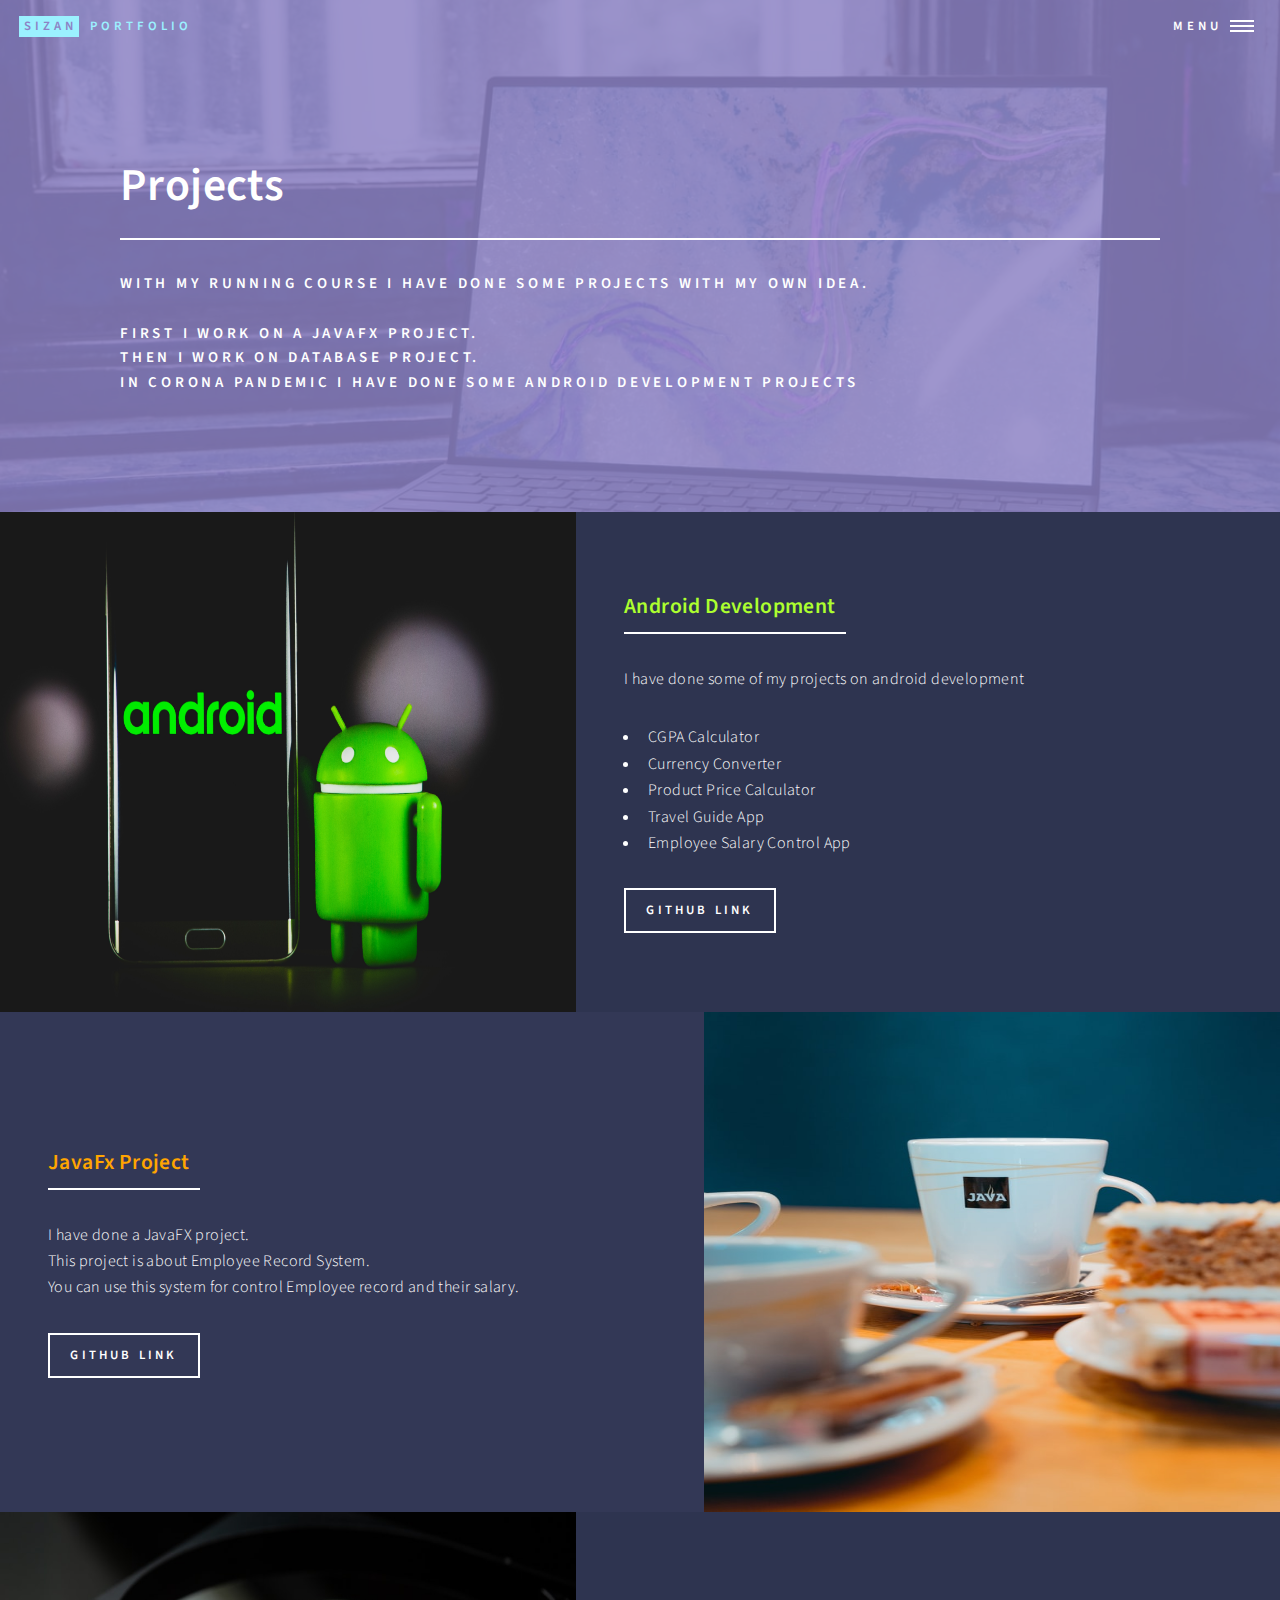
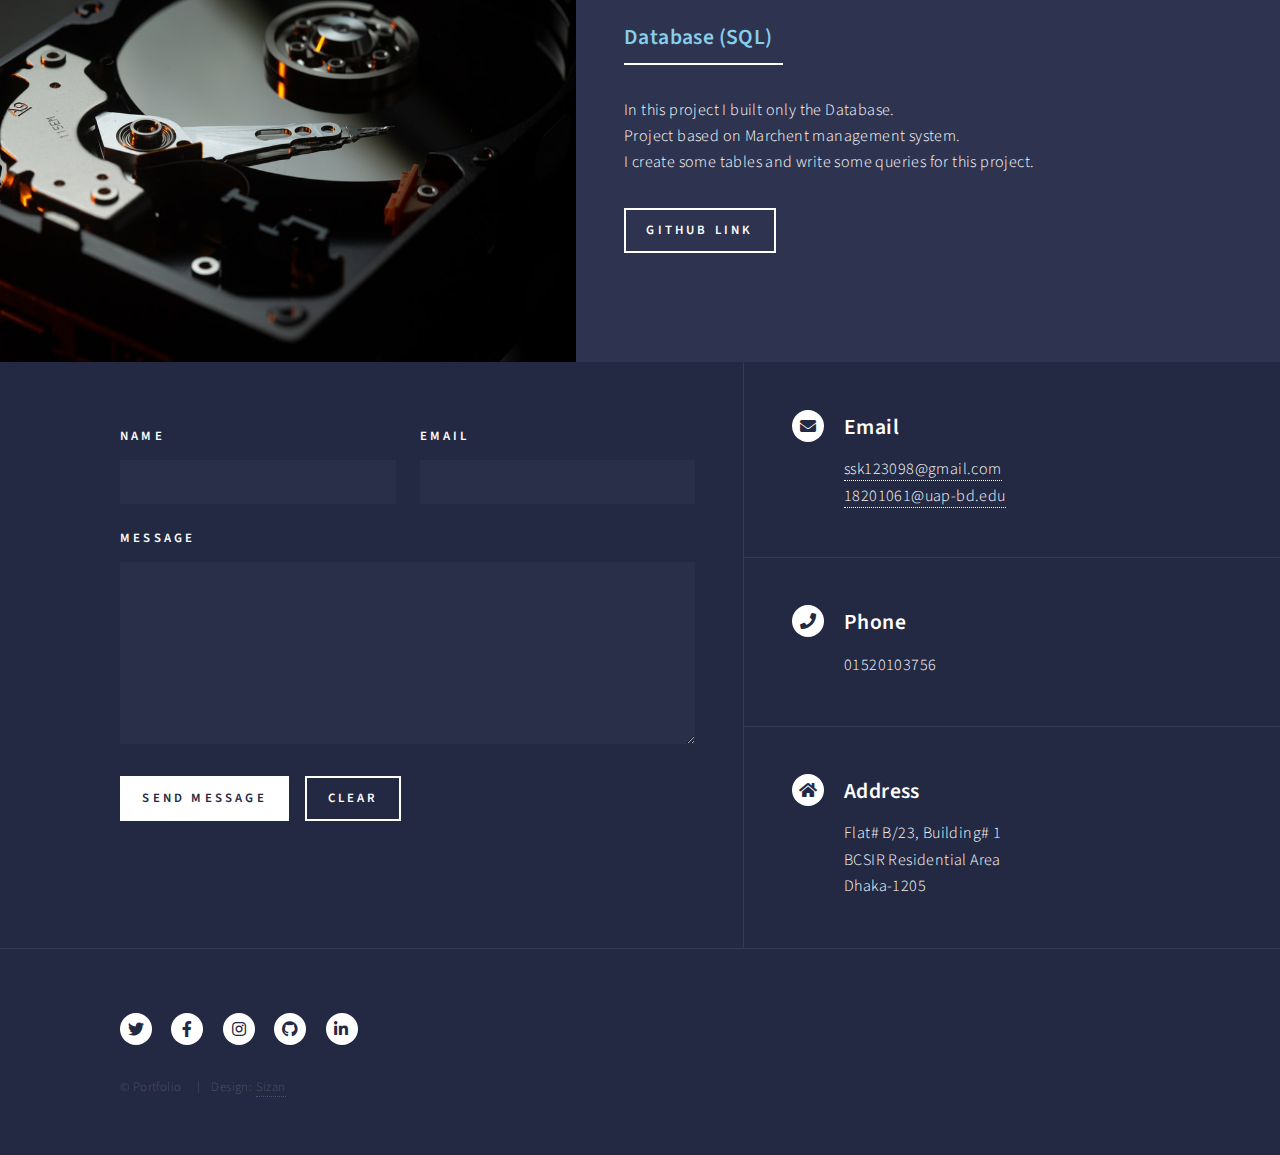
<file: project.html>
<!DOCTYPE HTML>
<!--
	Forty by HTML5 UP
	html5up.net | @ajlkn
	Free for personal and commercial use under the CCA 3.0 license (html5up.net/license)
-->
<html>

<head>
    <title>Sizan | Projects</title>
    <meta charset="utf-8" />
    <meta name="viewport" content="width=device-width, initial-scale=1, user-scalable=no" />
    <link rel="stylesheet" href="assets/css/main.css" />
    <noscript>
        <link rel="stylesheet" href="assets/css/noscript.css" />
    </noscript>
</head>

<body class="is-preload">

    <!-- Wrapper -->
    <div id="wrapper">

        <!-- Header -->
        <!-- Note: The "styleN" class below should match that of the banner element. -->
        <header id="header" class="alt style2">
            <a href="index.html" class="logo"><strong>Sizan</strong> <span>Portfolio</span></a>
            <nav>
                <a href="#menu">Menu</a>
            </nav>
        </header>

        <!-- Menu -->
        <nav id="menu">
            <ul class="links">
                <li><a href="index.html">Home</a></li>
                <li><a href="education.html">Education</a></li>
                <li><a href="project.html">Projects</a></li>
                <li><a href="course.html">Courses</a></li>
                <li><a href="skill.html">Skills</a></li>
                <li><a href="ahcievements.html">Achievements</a></li>
                <li><a href="photography.html">Photography</a></li>
                <li><a href="aboutme.html">About Me</a></li>
            </ul>
        </nav>

        <!-- Banner -->
        <!-- Note: The "styleN" class below should match that of the header element. -->
        <section id="banner" class="style2">
            <div class="inner">
                <span class="image">
                    <img src="images/projects.jfif" alt="" />
                </span>
                <header class="major">
                    <h1>Projects</h1>
                </header>
                <div class="content">
                    <p style="font-size: 15px;">With my running course I have done some projects
                        with my own idea.<br><br>
                        First I work on a JavaFx project.<br>
                        Then I work on Database project.<br>
                        In Corona Pandemic I have done some Android Development projects
                    </p>
                </div>
            </div>
        </section>

        <!-- Main -->
        <div id="main">

            <!-- Two -->
            <section id="two" class="spotlights">
                <section>
                    <a href="generic.html" class="image">
                        <img src="images/android.jpg" alt="" data-position="center center" height="500px" />
                    </a>
                    <div class="content">
                        <div class="inner">
                            <header class="major">
                                <h3 style="color:greenyellow;">Android Development</h3>
                            </header>
                            <p>I have done some of my projects on android development
                            <ul>
                                <li>CGPA Calculator</li>
                                <li>Currency Converter</li>
                                <li>Product Price Calculator</li>
                                <li>Travel Guide App</li>
                                <li>Employee Salary Control App</li>
                            </ul>
                            </p>
                            <ul class="actions">
                                <li><a href="https://github.com/Saqib-Sizan-Khan/Android_Development_Projects.git"
                                        class="button">GitHub Link</a></li>
                            </ul>
                        </div>
                    </div>
                </section>
                <section>
                    <a href="generic.html" class="image">
                        <img src="images/java.jfif" alt="" data-position="top center" height="500px" />
                    </a>
                    <div class="content">
                        <div class="inner">
                            <header class="major">
                                <h3 style="color: orange;">JavaFx Project</h3>
                            </header>
                            <p>I have done a JavaFX project.<br>
                                This project is about Employee Record System.<br>
                                You can use this system for control Employee record and their salary.
                            </p>
                            <ul class="actions">
                                <li><a href="https://github.com/Saqib-Sizan-Khan/JavaFX_Project.git"
                                        class="button">GitHub link</a>
                                </li>
                            </ul>
                        </div>
                    </div>
                </section>
                <section>
                    <a href="generic.html" class="image">
                        <img src="images/database.jfif" alt="" data-position="25% 25%" height="450px" />
                    </a>
                    <div class="content">
                        <div class="inner">
                            <header class="major">
                                <h3 style="color:skyblue;">Database (SQL)</h3>
                            </header>
                            <p>In this project I built only the Database.<br>
                                Project based on Marchent management system.<br>
                                I create some tables and write some queries for this project.
                            </p>
                            <ul class="actions">
                                <li><a href="https://github.com/Saqib-Sizan-Khan/SQL_Projects.git" class="button">GitHub
                                        link</a></li>
                            </ul>
                        </div>
                    </div>
                </section>
            </section>

        </div>

        <!-- Contact -->
        <section id="contact">
            <div class="inner">
                <section>
                    <form method="post" action="#">
                        <div class="fields">
                            <div class="field half">
                                <label for="name">Name</label>
                                <input type="text" name="name" id="name" />
                            </div>
                            <div class="field half">
                                <label for="email">Email</label>
                                <input type="text" name="email" id="email" />
                            </div>
                            <div class="field">
                                <label for="message">Message</label>
                                <textarea name="message" id="message" rows="6"></textarea>
                            </div>
                        </div>
                        <ul class="actions">
                            <li><input type="submit" value="Send Message" class="primary" /></li>
                            <li><input type="reset" value="Clear" /></li>
                        </ul>
                    </form>
                </section>
                <section class="split">
                    <section>
                        <div class="contact-method">
                            <span class="icon solid alt fa-envelope"></span>
                            <h3>Email</h3>
                            <a href="https://mail.google.com/mail/u/0/#inbox?compose=new">ssk123098@gmail.com</a><br>
                            <a href="https://mail.google.com/mail/u/0/#inbox?compose=new">18201061@uap-bd.edu</a>
                        </div>
                    </section>
                    <section>
                        <div class="contact-method">
                            <span class="icon solid alt fa-phone"></span>
                            <h3>Phone</h3>
                            <span>01520103756</span>
                        </div>
                    </section>
                    <section>
                        <div class="contact-method">
                            <span class="icon solid alt fa-home"></span>
                            <h3>Address</h3>
                            <span>Flat# B/23, Building# 1 <br />
                                BCSIR Residential Area<br />
                                Dhaka-1205</span>
                        </div>
                    </section>
                </section>
            </div>
        </section>

        <!-- Footer -->
        <footer id="footer">
            <div class="inner">
                <ul class="icons">
                    <li><a href="#" class="icon brands alt fa-twitter"><span class="label">Twitter</span></a></li>
                    <li><a href="https://www.facebook.com/SSK.sz" class="icon brands alt fa-facebook-f"><span
                                class="label">Facebook</span></a></li>
                    <li><a href="https://www.instagram.com/sizan_061/" class="icon brands alt fa-instagram"><span
                                class="label">Instagram</span></a></li>
                    <li><a href="https://github.com/Saqib-Sizan-Khan" class="icon brands alt fa-github"><span
                                class="label">GitHub</span></a></li>
                    <li><a href="#" class="icon brands alt fa-linkedin-in"><span class="label">LinkedIn</span></a></li>
                </ul>
                <ul class="copyright">
                    <li>&copy; Portfolio</li>
                    <li>Design: <a href="#">Sizan</a></li>
                </ul>
            </div>
        </footer>

    </div>

    <!-- Scripts -->
    <script src="assets/js/jquery.min.js"></script>
    <script src="assets/js/jquery.scrolly.min.js"></script>
    <script src="assets/js/jquery.scrollex.min.js"></script>
    <script src="assets/js/browser.min.js"></script>
    <script src="assets/js/breakpoints.min.js"></script>
    <script src="assets/js/util.js"></script>
    <script src="assets/js/main.js"></script>

</body>

</html>
</file>
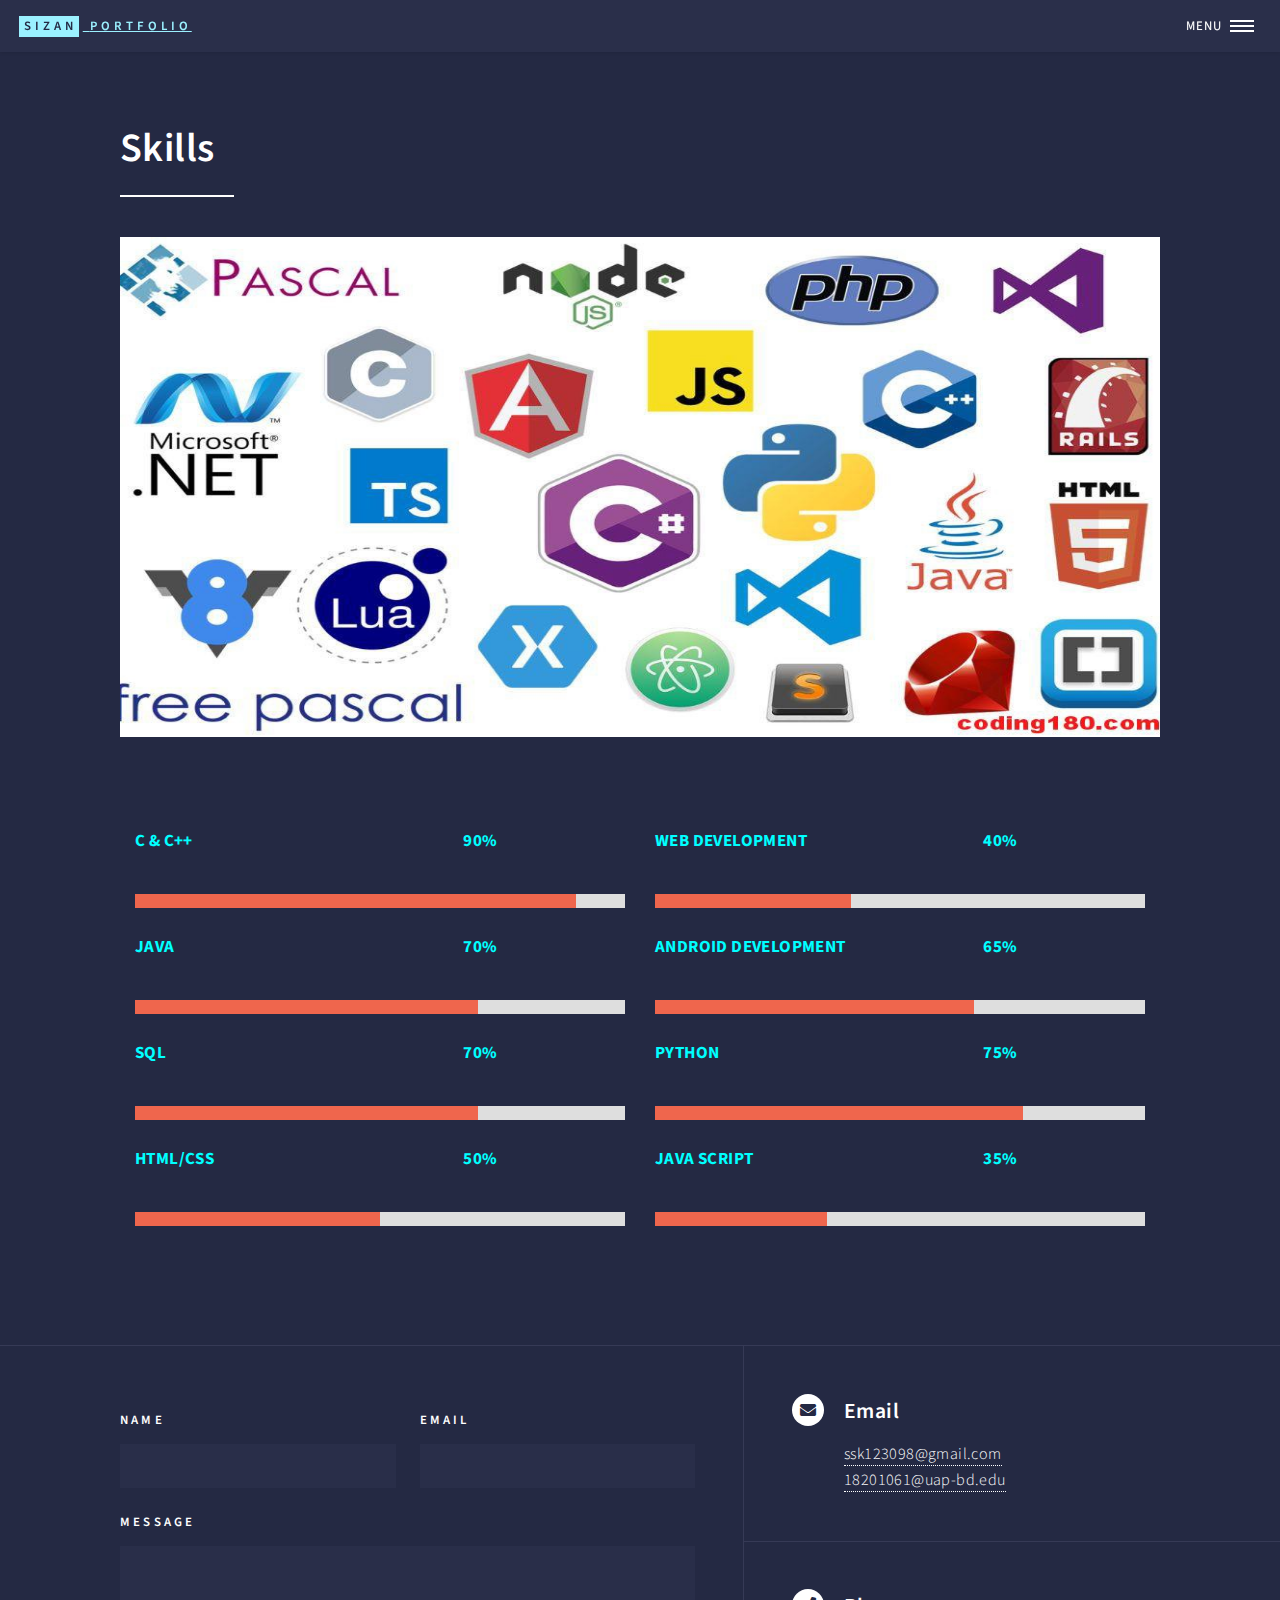
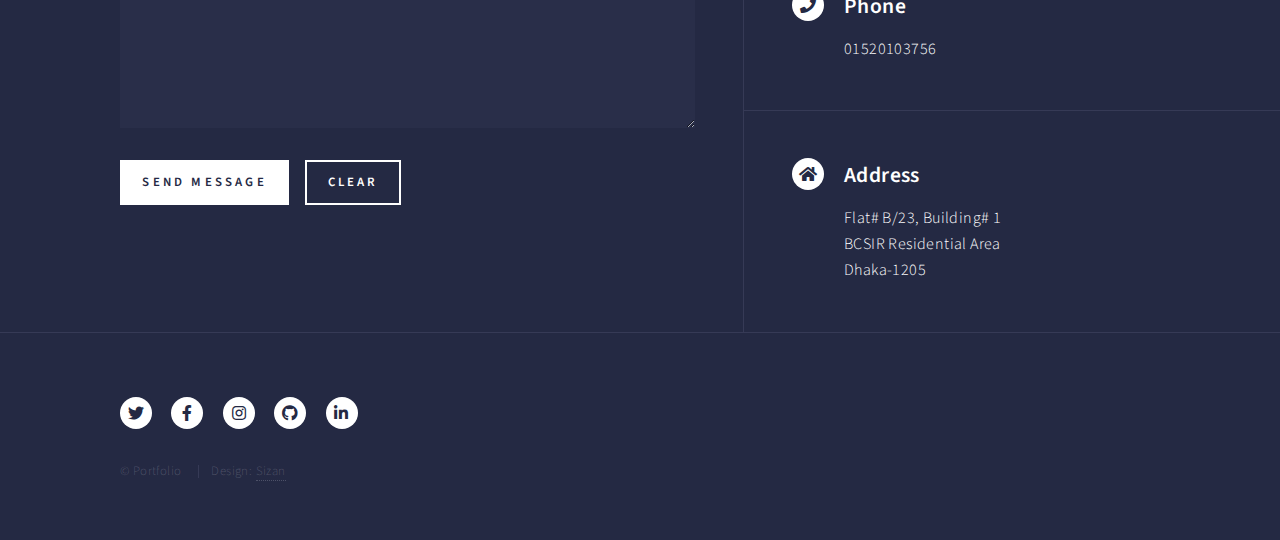
<file: skill.html>
<!DOCTYPE HTML>
<!--
	Forty by HTML5 UP
	html5up.net | @ajlkn
	Free for personal and commercial use under the CCA 3.0 license (html5up.net/license)
-->
<html>

<head>
    <title>Sizan | Skills</title>
    <meta charset="utf-8" />
    <meta name="viewport" content="width=device-width, initial-scale=1, user-scalable=no" />

    <link href="css/bootstrap.css" rel='stylesheet' type='text/css' />
    <link href="css/style.css" rel="stylesheet" type="text/css" media="all" />

    <link rel="stylesheet" href="assets/css/main.css" />
    <noscript>
        <link rel="stylesheet" href="assets/css/noscript.css" />
    </noscript>


</head>

<body class="is-preload">

    <!-- Wrapper -->
    <div id="wrapper">

        <!-- Header -->
        <header id="header">
            <a href="index.html" class="logo"><strong>Sizan</strong> <span>Portfolio</span></a>
            <nav>
                <a href="#menu">Menu</a>
            </nav>
        </header>

        <!-- Menu -->
        <nav id="menu">
            <ul class="links">
                <li><a href="index.html">Home</a></li>
                <li><a href="education.html">Education</a></li>
                <li><a href="project.html">Projects</a></li>
                <li><a href="course.html">Courses</a></li>
                <li><a href="skill.html">Skills</a></li>
                <li><a href="ahcievements.html">Achievements</a></li>
                <li><a href="photography.html">Photography</a></li>
                <li><a href="aboutme.html">About Me</a></li>
            </ul>
        </nav>

        <!-- Main -->
        <div id="main" class="alt">

            <!-- One -->
            <section id="one">
                <div class="inner">
                    <header class="major">
                        <h1>Skills</h1>
                    </header>
                    <span class="image main"><img src="images/skill2.jpg" alt="" height="500px" /></span>

                    <p>
                    <div class="about-sectiongrids">
                        <div class="col-md-6 about-leftgrid">
                            <div class="polls">
                                <div class="poll">
                                    <div class="poll-desc">
                                        <h4 style="color: cyan;">C & C++</h4>
                                    </div>
                                    <div class="percentage">
                                        <p style="color: cyan;">90%</p>
                                    </div>
                                    <div class="clearfix"></div>
                                </div>
                                <div class="skills">
                                    <div style="width:90%"> </div>
                                </div>
                            </div>
                            <div class="polls">
                                <div class="poll">
                                    <div class="poll-desc">
                                        <h4 style="color: cyan;">Java</h4>
                                    </div>
                                    <div class="percentage">
                                        <p style="color: cyan;">70%</p>
                                    </div>
                                    <div class="clearfix"></div>
                                </div>
                                <div class="skills">
                                    <div style="width:70%"> </div>
                                </div>
                            </div>
                            <div class="polls">
                                <div class="poll">
                                    <div class="poll-desc">
                                        <h4 style="color: cyan;">SQL</h4>
                                    </div>
                                    <div class="percentage">
                                        <p style="color: cyan;">70%</p>
                                    </div>
                                    <div class="clearfix"></div>
                                </div>
                                <div class="skills">
                                    <div style="width:70%"> </div>
                                </div>
                            </div>
                            <div class="polls">
                                <div class="poll">
                                    <div class="poll-desc">
                                        <h4 style="color: cyan;">Html/Css</h4>
                                    </div>
                                    <div class="percentage">
                                        <p style="color: cyan;">50%</p>
                                    </div>
                                    <div class="clearfix"></div>
                                </div>
                                <div class="skills">
                                    <div style="width:50%"> </div>
                                </div>
                            </div>

                        </div>
                        <div class="col-md-6 about-rightgrid">
                            <div class="polls">
                                <div class="poll">
                                    <div class="poll-desc">
                                        <h4 style="color: cyan;">web development</h4>
                                    </div>
                                    <div class="percentage">
                                        <p style="color: cyan;">40%</p>
                                    </div>
                                    <div class="clearfix"></div>
                                </div>
                                <div class="skills">
                                    <div style="width:40%"> </div>
                                </div>
                            </div>
                            <div class="polls">
                                <div class="poll">
                                    <div class="poll-desc">
                                        <h4 style="color: cyan;">Android Development</h4>
                                    </div>
                                    <div class="percentage">
                                        <p style="color: cyan;">65%</p>
                                    </div>
                                    <div class="clearfix"></div>
                                </div>
                                <div class="skills">
                                    <div style="width:65%"> </div>
                                </div>
                            </div>
                            <div class="polls">
                                <div class="poll">
                                    <div class="poll-desc">
                                        <h4 style="color: cyan;">Python</h4>
                                    </div>
                                    <div class="percentage">
                                        <p style="color: cyan;">75%</p>
                                    </div>
                                    <div class="clearfix"></div>
                                </div>
                                <div class="skills">
                                    <div style="width:75%"> </div>
                                </div>
                            </div>
                            <div class="polls">
                                <div class="poll">
                                    <div class="poll-desc">
                                        <h4 style="color: cyan;">Java Script</h4>
                                    </div>
                                    <div class="percentage">
                                        <p style="color: cyan;">35%</p>
                                    </div>
                                    <div class="clearfix"></div>
                                </div>
                                <div class="skills">
                                    <div style="width:35%"> </div>
                                </div>
                            </div>
                        </div>
                        <div class="clearfix"></div>
                    </div>
                    </p>

                </div>
            </section>

        </div>

        <!-- Contact -->
        <section id="contact">
            <div class="inner">
                <section>
                    <form method="post" action="#">
                        <div class="fields">
                            <div class="field half">
                                <label for="name">Name</label>
                                <input type="text" name="name" id="name" />
                            </div>
                            <div class="field half">
                                <label for="email">Email</label>
                                <input type="text" name="email" id="email" />
                            </div>
                            <div class="field">
                                <label for="message">Message</label>
                                <textarea name="message" id="message" rows="6"></textarea>
                            </div>
                        </div>
                        <ul class="actions">
                            <li><input type="submit" value="Send Message" class="primary" /></li>
                            <li><input type="reset" value="Clear" /></li>
                        </ul>
                    </form>
                </section>
                <section class="split">
                    <section>
                        <div class="contact-method">
                            <span class="icon solid alt fa-envelope"></span>
                            <h3>Email</h3>
                            <a href="https://mail.google.com/mail/u/0/#inbox?compose=new">ssk123098@gmail.com</a><br>
                            <a href="https://mail.google.com/mail/u/0/#inbox?compose=new">18201061@uap-bd.edu</a>
                        </div>
                    </section>
                    <section>
                        <div class="contact-method">
                            <span class="icon solid alt fa-phone"></span>
                            <h3>Phone</h3>
                            <span>01520103756</span>
                        </div>
                    </section>
                    <section>
                        <div class="contact-method">
                            <span class="icon solid alt fa-home"></span>
                            <h3>Address</h3>
                            <span>Flat# B/23, Building# 1 <br />
                                BCSIR Residential Area<br />
                                Dhaka-1205</span>
                        </div>
                    </section>
                </section>
            </div>
        </section>

        <!-- Footer -->
        <footer id="footer">
            <div class="inner">
                <ul class="icons">
                    <li><a href="#" class="icon brands alt fa-twitter"><span class="label">Twitter</span></a></li>
                    <li><a href="https://www.facebook.com/SSK.sz" class="icon brands alt fa-facebook-f"><span
                                class="label">Facebook</span></a></li>
                    <li><a href="https://www.instagram.com/sizan_061/" class="icon brands alt fa-instagram"><span
                                class="label">Instagram</span></a></li>
                    <li><a href="https://github.com/Saqib-Sizan-Khan" class="icon brands alt fa-github"><span
                                class="label">GitHub</span></a></li>
                    <li><a href="#" class="icon brands alt fa-linkedin-in"><span class="label">LinkedIn</span></a></li>
                </ul>
                <ul class="copyright">
                    <li>&copy; Portfolio</li>
                    <li>Design: <a href="#">Sizan</a></li>
                </ul>
            </div>
        </footer>

    </div>

    <!-- Scripts -->
    <script src="assets/js/jquery.min.js"></script>
    <script src="assets/js/jquery.scrolly.min.js"></script>
    <script src="assets/js/jquery.scrollex.min.js"></script>
    <script src="assets/js/browser.min.js"></script>
    <script src="assets/js/breakpoints.min.js"></script>
    <script src="assets/js/util.js"></script>
    <script src="assets/js/main.js"></script>

</body>

</html>
</file>
<file: assets/css/noscript.css>
/*
	Forty by HTML5 UP
	html5up.net | @ajlkn
	Free for personal and commercial use under the CCA 3.0 license (html5up.net/license)
*/

/* Banner */

	body.is-preload #banner:after {
		opacity: 0.85;
	}

	body.is-preload #banner > .inner {
		-moz-filter: none;
		-webkit-filter: none;
		-ms-filter: none;
		filter: none;
		-moz-transform: none;
		-webkit-transform: none;
		-ms-transform: none;
		transform: none;
		opacity: 1;
	}
</file>
<file: css/style.css>
/*--
Author: Template Stock
Author URL: http://templatestock.co
--*/
body a{
    transition:0.5s all;
	-webkit-transition:0.5s all;
	-moz-transition:0.5s all;
	-o-transition:0.5s all;
	-ms-transition:0.5s all;
}
input[type="button"]{
	transition:0.5s all;
	-webkit-transition:0.5s all;
	-moz-transition:0.5s all;
	-o-transition:0.5s all;
	-ms-transition:0.5s all;
}

h1,h2,h3,h4,h5,h6{
	padding:0 0;
	margin:0 0;
}
p{
	padding:0 0;
	margin:0 0;
}
ul{
	padding:0 0;
	margin:0 0;	
}
body{
	padding:0 0;
	margin:0 0; 
	font-family: 'Open Sans', sans-serif;
	
	
}
.header{
	background: url("../images/banner.jpg") no-repeat center top;
	-webkit-background-size: cover;
	-moz-background-size: cover;
	-o-background-size: cover;
	background-size: cover;
	background-position: center;
	background-size:cover;
	min-height: 550px;
}
.header-top {
	padding-top: 3em;
}
.logo{
	float:left;
	
}
.top-menu{
	float:right;
}
.top-menu ul li{
	display: inline-block;
	padding: 5px 15px 0px 15px;
}
.top-menu ul li a{
	font-size: 1.1em;
	color: #fff;
	text-decoration: none;
	text-transform: uppercase;
	
}
.top-menu ul li a:hover {
	color: #ef664d;
	
	
}
.top-menu ul li a.active {
	color: #ef664d;
	font-weight: 600;
}
nav a {
	position: relative;
	display: inline-block;
	outline: none;
	color: #fff;
	text-decoration: none;
	text-transform: uppercase;
	letter-spacing: 1px;
	font-weight: 400;
	text-shadow: 0 0 1px rgba(255,255,255,0.3);
	font-size: 1.35em;
}

nav a:hover,
nav a:focus {
	outline: none;
}
/* Effect 5: same word slide in */
.cl-effect-5 a {
	overflow: hidden;
}

.cl-effect-5 a span {
	position: relative;
	display: inline-block;
	-webkit-transition: -webkit-transform 0.3s;
	-moz-transition: -moz-transform 0.3s;
	transition: transform 0.3s;
}

.cl-effect-5 a span::before {
	position: absolute;
	top: 100%;
	content: attr(data-hover);
	font-weight: 700;
	-webkit-transform: translate3d(0,0,0);
	-moz-transform: translate3d(0,0,0);
	transform: translate3d(0,0,0);
}

.cl-effect-5 a:hover span,
.cl-effect-5 a:focus span {
	-webkit-transform: translateY(-100%);
	-moz-transform: translateY(-100%);
	transform: translateY(-100%);
}

/***** Slider *****/
.banner-wrap {
	padding-top: 30em;
}
.wmuSlider {
	position: relative;
	overflow: hidden;
}
.wmuSlider .wmuSliderWrapper article img {
	max-width: 100%;
	width: auto;
	height: auto;
	display:block;
}
/* Default Skin */
.banner_center {
	width: 50%;
	position: absolute;
	top: 40%;
	left: 25%;
	text-align: center;

}
.banner_center h1 {
	color: #eee;
	font-family: 'Arvo', serif;
	text-transform: uppercase;
	font-size: 2.4em;
}
.banner_center h2 {
	color: #eee;
	font-family: 'Arvo', serif;
	text-transform: uppercase;
	font-size: 2.4em;
	padding:7px 0;
}
.banner_center h2 span
{
	color: #ef664d;
	font-weight: 900;
}
.wmuSliderPagination {
	z-index: 2;
	position: absolute;
	right: 48%;
	bottom: 6px;

}
ul.wmuSliderPagination {
	padding:0;
}
.wmuSliderPagination li {
	float: left;
	margin: 0 8px 0 0;
	list-style-type: none;
}
.wmuSliderPagination a {
	text-indent: -9999px;
	visibility: visible;
	height: 15px;
	width: 15px;
	display: inline-block;
	border: 3px solid #CCCECE;
	-webkit-border-radius: 50%;
}
.wmuSliderPagination a.wmuActive {
	background: #ef664d;
	border-color: #ef664d;
}

.bannertop_box{
	width:23%;
	float:left;
}
.services-section{
	padding:3em 0;
}
.services-header{
	text-align: center;
	width: 85%;
	margin: 0 auto;

}
.services-header h3
{
	font-size: 2.5em;
	font-family: 'Arvo', serif;
	text-transform: uppercase;
	font-weight: 400;
	color: #2a404e;
}
.services-header h3 span {
	color: #F0C514;
}
.services-header p{
	line-height: 1.5em;
	font-size: 15px;
	color: #7e7e7e;
	padding: 25px 0;
}
.services-sectiongrids {
	text-align: center;
}
.services-grid h4 {
	font-size: 1.3em;
	font-weight: bold;
	padding: 15px 0;
	color: #2a404e;
	text-transform: uppercase;
}
.services-grid p {
	font-size: 15px;
	color: #7e7e7e;
	padding: 0 22px;
}
.arrow1 {
	padding-top: 30px;
	text-align: center;
}
.works-section{
	padding:3em 0;
	background:#2e3e4e;
	
}
.works-header{
	text-align: center;
	width: 85%;
	margin: 0 auto;
}
.works-header h3
{
	font-size: 2.5em;
	font-family: 'Arvo', serif;
	text-transform: uppercase;
	font-weight: 400;
	color: #ef664d;
}
.works-header h3 span {
	color: #fefefe;
}
.works-header p{
	line-height: 1.5em;
	
	font-size: 15px;
	color: #fefefe;
	padding: 25px 0;
}
.portfolio-section{
	background:#FFD670;
	padding:4em 0;
}
.portfolio-section-head{
	margin-bottom:4em;
	position:relative;
}
.portfolio-section-head h3{
	color:#FFFFFF;
	font-weight:700;
	text-transform:uppercase;
	font-size:2.3em;
}
.portfolio-section-head p{
	color:#FFF0CA;
	font-weight:300;
	font-size:1.2em;
	margin-top: 1.35em;
	text-transform: uppercase;
}
.portfolio-section-head label {
	height: 3px;
	width: 7%;
	background: #FFF0CA;
	display: block;
	position: absolute;
	right: 47%;
	bottom: 52%;
	margin: -10px 0;
}
.project-name{
	border-bottom:1px solid #FFF1CE;
}
.project-name span{
	color: #FFF1CE;
	font-weight: 300;
	font-size: 15px;
	margin-bottom: 0.6em;
	text-transform: uppercase;
	display: block;
}
.portfolio-section-top-row {
	padding: 1em 0 4em 0;
}
.portfolio-section-top-row-left-grid {
	padding: 0;
}
.project-name h3{
	color:#fff;
	font-weight:700;
	font-size:1.5em;
	margin-bottom: 1em;
}
.project-description ul {
	margin: 0 0 14px 59px;
}
.project-description span{
	color: #FFF1CE;
	font-weight: 300;
	font-size: 15px;
	margin: 1em 0;
	display: block;
	text-transform: uppercase;
}
.project-description ul li{
	color:#fff;
}
.project-description ul li a{
	color:#fff;
	font-size:15px;
	font-weight:300;
	margin: 6px 0;
	list-style-type: disc;
}
.project-description p{
	color: #fff;
	font-weight: 300;
	font-size: 15px;
	line-height: 1.8em;
	margin-bottom: 1.5em;
}
.project-description{
	border-bottom:1px solid #FFF1CE;
}
.address span{
	color: #FFF1CE;
	font-weight: 300;
	font-size: 15px;
	margin: 1em 0;
	display: block;
	text-transform: uppercase;
}
.address{
	border-bottom:1px solid #FFF1CE;
	margin: 15px 0 0 0;
}
.address a{
	color:#fff;
	margin: 0 0 1.5em 3em;
	display: block;
}
.tags span{
	color: #FFF1CE;
	font-weight: 300;
	font-size: 15px;
	margin: 1em 0;
	display: block;
	text-transform: uppercase;
}
.tags p{
	color:#fff;
	font-weight:300;
	font-size:14px;
}
/**** Slider *****/
.wmuSlider {
	position: relative;
	overflow: hidden;
}
.wmuSlider .wmuSliderWrapper article img {
	max-width: 100%;
	width: auto;
	height: auto;
	display:block;
}
/* Default Skin */
	.wmuSliderPagination a {
	display: block;
	text-indent: -9999px;
	width:15px;
	height:15px;
	
	border-radius:10px;
	-webkit-border-radius: 10px;
	-moz-border-radius: 10px;
	-o-border-radius: 10px;
	-ms-border-radius: 10px;
}

/* Default Skin */
.wmuGallery .wmuGalleryImage {
	margin-bottom: 10px;
}
.wmuSliderPrev, .wmuSliderNext {
	position: absolute;
	width:40px;
	height:40px;
	text-indent: -9999px;
	background: url(../images/img-sprite.png)no-repeat 0px 0px ;
	top:35%;
	z-index: 2;
	cursor: pointer;
}
.wmuSliderNext {
	background-position:-360px 0px;
	right: 0em;
	top: 210px;
}
.wmuSliderPrev {
	background-position:-320px 0px;
	left: 0em;
	top: 210px;
}
.portfolio-section-top-row-right-grid {
	padding-right: 0;
	padding-left: 30px;
}
/*	Strip
/*-----------------------------------------------------------------------------------*/
.b-link-stripe{
	position:relative;
	display:inline-block;
	vertical-align:top;
	font-family: 'Open Sans', sans-serif;
	font-weight: 300;
	overflow:hidden;
}
.b-link-stripe .b-wrapper{
	position:absolute;
	width:100%;
	height:100%;
	top:0;
	left:0;
	text-align:center;
	color:#ffffff;
	overflow:hidden;
}
.b-link-stripe .b-wrapper:hover {
	background:rgba(255, 214, 112, 0.49);
	transition: all 0.5s linear;
	-moz-transition: all 0.5s linear;
	-ms-transition: all 0.5s linear;
	-o-transition: all 0.5s linear;
	-webkit-transition: all 0.5s linear;
}
/*-----------------------------------------------------------------------------------*/
/*	Animation effects
/*-----------------------------------------------------------------------------------*/
.b-animate-go{
	text-decoration:none;
}
.b-animate{
	transition: all 0.5s;
	-moz-transition: all 0.5s;
	-ms-transition: all 0.5s;
	-o-transition: all 0.5s;
	-webkit-transition: all 0.5s;
	visibility: hidden;
	font-size:1.1em;
	font-weight:700;
	width: 75%;
	margin: 0 auto;
	top:45%;
	color: #FFD670;
}
.b-animate img{

	display: -webkit-inline-box;
}
/* lt-ie9 */
.b-animate-go:hover .b-animate{
	visibility:visible;
}
.b-from-left{
	position:relative;
	left:-100%;
}
.b-animate-go:hover .b-from-left{
	left:0;
}
.zoom-icon {
	position: absolute;
	opacity: 0;
	filter: alpha(opacity=0);
	-ms-filter: "progid:DXImageTransform.Microsoft.Alpha(opacity=0)";
	display: block;
	left: 0;
	top: 0px;
	width: 290px;
	height: 85%;
	background: url(../images/zoom-icon.png) center center no-repeat;
	cursor: pointer;
	transition: all .2s ease-in-out;
	-webkit-transition: all .2s ease-in-out;
	-moz-transition: all .2s ease-in-out;
	-o-transition: all .2s ease-in-out;
}
.grid_box .zoom-icon {
	width:100%;	
}
.grid_box a:hover .zoom-icon {
	top:20px;
	opacity: 1;
	filter: alpha(opacity=99); 
	-ms-filter: "progid:DXImageTransform.Microsoft.Alpha(opacity=99)";
}
#portfoliolist .portfolio {
	-webkit-box-sizing: border-box;
	-moz-box-sizing: border-box;
	-o-box-sizing: border-box;
	width: 24%;
	display:none;
	float:left;
	overflow:hidden;
	margin: 0px 1% 2% 0;
}
div#portfoliolist {
	padding: 20px 20px 0 20px;
	background: url("../images/left.png") no-repeat;
	background-size: 100% 100%;
}	
.portfolio-wrapper {
	overflow:hidden;
	position: relative !important;
	cursor:pointer;
}
.portfolio img {
	max-width:100%;
	transition: all 300ms!important;
	-webkit-transition: all 300ms!important;
	-moz-transition: all 300ms!important;
}
/******** SAP ************/
.sap_tabs{
	clear:both;
	padding: 0em 0 0em;
}
.tab_box{
	background:#fd926d;
	padding: 2em;
}
.top1{
	margin-top: 2%;
}
.resp-tabs-list {
text-align:right;
  list-style: none;
    margin: 18px 0;
    padding: 0;
}
.resp-tab-item{
      padding: 7px 10px;
    text-decoration: none;
    color: #fff;
     font-size: 1.1em;
    font-weight: 400;
      margin: 0 0.3em;
	cursor: pointer;
	display: inline-block;
	list-style: none;
	outline: none;
	-webkit-transition: all 0.3s ease-out;
	-moz-transition: all 0.3s ease-out;
	-ms-transition: all 0.3s ease-out;
	-o-transition: all 0.3s ease-out;
	transition: all 0.3s ease-out;
	text-transform:uppercase;
}
.resp-tab-active,.resp-tab-item:hover{
  text-shadow: none;
  color:#ef664d;
}
.resp-tabs-container {
	padding: 0px;
	clear: left;
	
}
h2.resp-accordion {
	cursor: pointer;
	padding: 5px;
	display: none;
}
.resp-tab-content {
	display: none;
}
.resp-content-active, .resp-accordion-active {
   display: block;
}

.img-top {
    margin: 3px 0 24px 0;
    position: relative;
    padding: 0px 7px !important;
}
.img-top img {
    width: 100%;
}
.arrow {
	padding-top: 15px;
	text-align: center;
}
.about-section {
	padding:3em 0;
}
.about-header {
	text-align: center;
}
.about-header h3 {
	font-size: 2.5em;
	font-family: 'Arvo', serif;
	text-transform: uppercase;
	font-weight: 400;
	color: #2a404e;
}
.about-header h3 span {
	color: #ef664d;;

}
.about-imag {
	float: left;
	width:27%;
	margin-right:5%
}
.about-imag img {
	border: 2px solid #ef664d;
	border-radius: 103px;
}
.about-text {
	float: left;
	width: 65%;
	margin-top:3%; 
}
.about-text p {
	font-size: 15px;
	color: #7e7e7e;
	line-height: 1.5em;
}
.about-sectiongrids{
	padding: 40px 0px;
}
.polls {
	padding: 10px 0;
}
.poll-desc {
	float: left;
}
.poll-desc h4{
	font-size: 17px;
	color: #2a404e;
	font-weight:bold;
	text-transform: uppercase;
}
.percentage {
	float: right;
	margin-right: 26%
}
.percentage p{
	font-size:17px;
	color:#2a404e;
	font-weight: bold;
}
.skills {
	width: 100%;
	margin: 5px 0;
	height: 14px;
	background:#dedede;
}
.skills > div {
	height: 100%;
	display: block;
	background-color: #ef664d;
}
.footer-section {
	padding: 40px 0px;
	background: #2e3e4e;
}
.contact-header {
	text-align: center;
	width: 85%;
	margin: 0 auto;
}
.contact-header h3 {
	font-size: 2.5em;
	font-family: 'Arvo', serif;
	text-transform: uppercase;
	font-weight: 400;
	color: #ef664d;
}
.contact-header h3 span {
color: #fefefe;
}
.contact-header p {
	line-height: 1.5em;
	font-size: 15px;
	color: #fefefe;
	padding: 25px 0;
}
.social-icon {
text-align: center;
padding:30px 0;
}
.social-icon i{
	width:40px;
	height:40px;
	background: url("../images/img-sprite.png") no-repeat 0px 0px;
	display:inline-block;
}
.social-icon i:hover{
    transition:0.5s all;
	-webkit-transition:0.5s all;
	-moz-transition:0.5s all;
	-o-transition:0.5s all;
	-ms-transition:0.5s all;
}
.social-icon a i.icon1{
	background-position:0px 0px;
}
.social-icon a i.icon1:hover{
	background-position:0px -40px;
}
.social-icon a i.icon2{
	background-position:-40px 0px;
}
.social-icon a i.icon2:hover{
	background-position:-40px -40px;
}
.social-icon a i.icon3{
	background-position:-80px 0px;
}
.social-icon a i.icon3:hover{
	background-position:-80px -40px;
}
.social-icon i.icon4{
	background-position:-120px 0px;
}
.social-icon a i.icon4:hover{
	background-position:-120px -40px;
}
.social-icon i.icon5{
	background-position:-160px 0px;
}
.social-icon a i.icon5:hover{
	background-position:-160px -40px;
}
.social-icon i.icon6{
	background-position:-200px 0px;
}
.social-icon a i.icon6:hover{
	background-position:-200px -40px;
}
.social-icon i.icon7{
	background-position:-240px 0px;
}
.social-icon a i.icon7:hover{
	background-position:-240px -40px;
}
.social-icon i.icon8{
	background-position:-280px 0px;
}
.social-icon a i.icon8:hover{
	background-position:-280px -40px;
}
.contact {
	padding-bottom:4em;
border-bottom: 1px solid#55626f;
}
.contactgrid {
padding-bottom: 2em;
}
.contactgrid input[type="text"] {
	width: 100%;
	background: none;
	outline: none;
	border: none;
	border-bottom: 1px solid#d5d6d7;
	font-size: 15px;
	color: #d5d6d7;
	text-transform: capitalize;
	padding: 10px 0;
}

.contactgrid1 textarea  {
	width: 100%;
	background: none;
	outline: none;
	border: none;
	resize: none;
	border-bottom: 1px solid#d5d6d7;
	font-size: 15px;
	color: #d5d6d7;
	text-transform: capitalize;
	padding: 10px 0;
	height: 2.8em;
}
.contactgrid2 {
	padding: 2em 0 0 17em;
}
.contactgrid2 input[type="submit"] {
	color: #ef664d;
	background: none;
	border: none;
	font-size:15px;
	outline: none;
	text-transform: uppercase;
}
.contactgrid2 input[type="submit"]:hover {
	color: #d5d6d7;
}
.footer-bottom {
	
	text-align: center;
	padding-top: 40px;
}
.footer-bottom p {
	font-size: 17px;
	color: #d5d6d7;
	font-weight: 400;
}
.footer-bottom a {
	font-size: 19px;
	color: #ef664d;
	font-weight: 400;
	text-transform: capitalize;
}
.footer-bottom a:hover {
	color: #d5d6d7;
}
.footer-bottom p a {
	margin: 0 6px 0 6px;
}
#toTop {
	display: none;
	text-decoration: none;
	position: fixed;
	bottom: 10px;
	right: 10px;
	overflow: hidden;
	width: 48px;
	height: 48px;
	border: none;
	text-indent: 100%;
	background: url("../images/to-top2.png") no-repeat 0px 0px;
}
    
       /*-- responsive-mediaquries --*/
		@media(max-width:1080px){
			.grid_box a:hover .zoom-icon {
			top:15px;
			}
		}
		@media(max-width:1024px){
			.banner_center h1 {
				font-size: 1.9em;
			}
			.banner_center h2 {
				font-size: 1.9em;
			}
			.wmuSliderPrev {
				top: 195px;
			}
			.wmuSliderNext {
				top: 195px;
			}
			.services-header h3 {
				font-size: 2.2em;
			}
			.services-header {
				width: 100%;
			}
			.services-header p {
				font-size: 1em;
			}
			.services-grid h4 {
			   font-size: 1.2em;
			}
			.services-grid p {
			   font-size: 1em;
			}
			.works-header h3 {
				font-size: 2.2em;
			}
			.works-header {
				width: 100%;
			}
			.works-header p {
				font-size: 1em;
			}
			#filters {
			   margin: 0 0px 0em 30em;
			}
			.b-animate{
				top:40%;
			}
			.grid_box a:hover .zoom-icon {
				top:10px;
			}
			.about-header h3 {
			    font-size: 2.2em;
			}
			.about-text p{
				font-size:1em;
			}
			.poll-desc h4 {
				font-size: 16px;
			}
			.percentage p {
				font-size: 16px;
			}
			.contact-header h3 {
				font-size: 2.2em;
			}
			.contact-header {
				width: 100%;
			}
			.contact-header p {
				font-size: 1em;
			}
			.contactgrid2 {
				padding: 2em 0 0 13em;
			}
			.contact {
				padding-bottom: 3em;
			}
			.footer-bottom p {
				font-size: 16px;
			}
			.footer-bottom p a {
				font-size: 16px;	
            }
           	}
 @media(max-width:991px){
	.img-top {
		margin: 3px 0 19px 0;
		position: relative;
		padding: 0px 4px !important;
		float: left;
		width: 25%;
	}
}
       @media(max-width:800px){
           	.header {
           		min-height: 360px;
			}
			.banner_center {
				top: 33%;
			}
			.wmuSliderPrev {
				top: 95px;
			}
			.wmuSliderNext {
				top: 95px;
			}
           	.banner_center h1 {
				font-size: 1.5em;
			}
           	.banner_center h2 {
				font-size: 1.5em;
			}
			.banner-wrap {
				padding-top: 16em;
			}
			.services-section {
				padding: 2em 0;
			}
			.services-header h3 {
				font-size: 2em;
			}
			.services-grid {
				padding: 20px 0;
				float: left;
				width: 33.3%;
			}
			.services-grid img {
				width: 35%;
			}
			.services-grid {
				padding: 20px 0;
			}
			.services-header p {
				padding: 15px 0;
				
			}
		
           	.works-section {
				padding: 2em 0;
			}
			.works-header h3 {
				font-size: 2em;
			}
			.works-header p {
				padding: 15px 0;
			}
			#filters {
				margin: 0px 0px 0em 15em;
			}
			.grid_box a:hover .zoom-icon {
				top: -17px;
			}
			.about-section {
				padding: 2em 0;
			}
			.about-header h3 {
				font-size: 2em;
			}
			.about-imag img {
				width: 80%;
			}
			.about-text p {
				height: 65px;
				overflow: hidden;
			}
			.about-sectiongrids {
				padding: 25px 0px;
			}
			.arrow1 {
				padding-top: 0px;
			}
			.contact-section {
				padding: 2em 0;
			}
			.contact-header h3 {
				font-size: 2em;
			}
			.contact-header p {
				padding: 15px 0;
			}
			.social-icon {
			padding: 20px 0;
			}
			.contactgrid {
				padding-bottom: 1em;
				float: left;
			}
			.contactgrid1 textarea {
				width: 86%;
			}	
			.contactgrid2 {
				padding: 1em 0 0 0;
				text-align: center;
			}
			.contact {
				padding-bottom: 2em;
			}
			.footer-bottom {
				padding-top: 35px;
			}
			.grid_box a:hover .zoom-icon {
			top:12px;
			}
			}
	

/*----- resposnive-menu -----*/
	@media(max-width:768px){
		.header-top {
		padding-top:2em;
		}
	span.menu:before 
					{
					content: url(../images/nav.png) no-repeat 0px 0px;
					cursor: pointer;
					}
	.top-menu 
	{
		
		float:none;
		width: 100%;
		text-align: right;
	}
	.top-menu  ul
	{
		display:none;
	}
	.top-menu  ul li 
	{
		font-size: 14px;
		display:block;
		
	}
	.top-menu  span.menu
	{
		display:block;
	}
	.top-menu ul li{
		display:block;
		float:none;
		margin: 0em;
		border-bottom: 1px solid #4B6075;
		border-right:none;
	}
	.top-menu ul li {

		padding:15px 0 ;
	}
	.top-menu  ul
	{
		margin:15px 0;
		z-index: 999;
		position: absolute;
		width: 96%;
		background:#2e3e4e;
		text-align: center;
	}
	.top-menu ul li a {
		display: block;
	}
	.wmuSliderPagination {
		right: 46%;
	}
}
 @media(max-width:736px){
	 .resp-tab-item {
		padding: 0px 7px;
	}
}    
     @media(max-width:640px){
     	.header-top {
			padding-top: 2.5em;
		}
     	.top-menu ul li a {
			font-size: 14px;
		}
		.top-menu ul {
			width: 95%;
		}	
		.banner_center {
			top: 36%;
		}
		header {
		min-height: 350px;
		}
		.banner_center h1{
			font-size: 1.2em;
		}
		.banner_center h2 {
			font-size: 1.2em;
			padding: 5px 0;
		}
		.wmuSliderPagination {
			right: 44%;
		}
		.services-section {
			padding: 1.5em 0;
		}
		.services-header h3 {
			font-size: 1.5em;
		}
		.services-header p {
			font-size: 0.9em;
		}
		.services-grid img {
			width: 20%;
		}
		.services-grid {
			padding: 16px 0;
			width: 100%;
		}
		.services-grid p {
			font-size: 0.9em;
			width: 55%;
			margin: 0 auto;
		}
		.works-section {
			padding: 1.5em 0;
		}
		.works-header h3 {
			font-size: 1.5em;
		}
		.works-header p {
			font-size: 0.9em;
		}
		.grid_box a:hover .zoom-icon {
			top: -30px;
		}
		.about-text p {
			height: 46px;
			overflow: hidden;
		}
		.about-header h3 {
			font-size: 1.5em;
		}
		.about-imag img {
			width: 70%;
		}
		.poll-desc h4 {
			font-size: 15px;
		}
		.percentage p {
			font-size: 15px;
		}
		.footer-section {
		padding: 20px 0px;
		}
		.contact-header h3 {
		font-size: 1.5em;
		}
		.contact-header p {
			font-size: 0.9em;
		}
		.social-icon {
			padding: 15px 0;
		}
		.contactgrid {
			float: none;
			
		}
		.contactgrid1 textarea {
			width: 100%;
		}
		.contactgrid input[type="text"] {
			padding: 7px 0;
		}
		.contactgrid2 input[type="submit"]{
			font-size: 13px;
		}
		.contact {
			padding-bottom: 1.5em;
		}
		.footer-bottom p   {
		font-size: 14px;
		}
		.footer-bottom p a   {
		font-size: 14px;
		}
		.footer-bottom {
			padding-top: 20px;
		}
		.resp-tab-item {
		font-size: 1em;
		}
		div#portfoliolist {
		padding: 8px 8px 0 8px;
		}
		.img-top {
		margin: 3px 0 12px 0;
		}
			.grid_box a:hover .zoom-icon {
			top:10px;
			}
	}
	@media(max-width:480px){
		.header {
			min-height: 275px;
		}
		.header-top {
			padding-top: 1.5em;
		}
		.logo img {
			width: 80%;
		}
		.top-menu ul {
			width: 93%;
			margin: 19px 0;
		}
		.top-menu ul li {
			padding:10px 0 ;
		}
		.top-menu ul li a {
			font-size: 14px;
		}
		.wmuSliderPagination {

			bottom: 40px;
		}
		.banner-wrap {
			padding-top: 15em;
		}
		.banner_center {
			top: 35%;
			left: 24%;
		}
		.banner_center h1 {
			font-size: 0.9em;
		}
		.banner_center h2 {
			font-size: 0.9em;
			padding: 3px 0;
		}
		.wmuSliderNext {
			top: 80px;
		}
		.wmuSliderPrev {
			top: 80px;
		}
		.wmuSliderPagination {
			right: 43%;
		}
		.wmuSliderPagination a {
			width: 12px;
			height: 12px;
		}
		.services-header h3 {
			font-size: 1.4em;
		}
		.services-header p {
			
			height: 66px;
			overflow: hidden;
		}
		.services-grid h4 {
			font-size: 1em;
			padding: 10px 0;
		}
		.services-grid p {
			width: 70%;
		}
		.works-header h3 {
			font-size: 1.4em;
		}
		.works-header p {
			
			height: 66px;
			overflow: hidden;
		}
		.works-header p {
			padding: 10px 0;
		}
		.resp-tab-item {
		    margin: 0 0.6em;
			padding: 0px 0px;
		}
		.resp-tabs-list {
			text-align: center;
			}
		
		.b-animate
		{
			top:30%;
		}
		.about-header h3 {
			font-size: 01.4em;
		}
		.about-imag img {
			width: 90%;
		}
		.about-text {
			float: left;
			width: 64%;
			margin-top: 4%;
		}
		.poll-desc h4 {
			font-size: 14px;
		}
		.percentage p {
			font-size: 14px;
		}
		.contact-header h3 {
			font-size: 1.4em;
		}
		.contact-header p {
			
			height: 66px;
			overflow: hidden;
		}
		.contact-header p {
			padding: 10px 0;
		}
		.contactgrid input[type="text"] {
			padding: 5px 0;
		}
		.contact {
			padding-bottom: 1em;
		}
		.footer-bottom {
			padding-top: 15px;
		}
		.img-top {
		margin: 0px 0 8px 0;
		width: 33.333%;
		}
		.grid_box a:hover .zoom-icon {
			top: 7px;
		}
		div#portfoliolist {
			background: none;
			}
		}
	@media(max-width:414px){
		.resp-tab-item {
		margin: 8px 9px 0px;
		}
	}
	@media(max-width:375px){
		.resp-tabs-list {
		margin: 13px 0;
		}
	}
	@media(max-width:320px){
		
		.header-top {
			padding-top: 1em;
		}
		.header {
			min-height: 220px;
		}
		.top-menu ul li {
			padding: 6px 0;
		}
		.top-menu ul{
			width: 89%;
		}
		.banner_center {
			width: 78%;
			left: 10%;
		}
		.wmuSliderPagination {
			right: 39%;
			bottom: 30px;
		}
		.wmuSliderPrev, .wmuSliderNext {
			width: 30px;
			height: 30px;
			background: url(../images/img-sprite.png)no-repeat 0px 0px;
			background-size: 420px;
		}
		.wmuSliderPrev{
			background-position: -269px -2px;
			left: -0.5em;
		}
		.wmuSliderNext {
			background-position: -299px -2px;
			right: 0.5em;
		}
		.services-section {
			padding: 1em 0;
		}
		.services-header p {
			padding: 10px 0;
		}
		.services-grid img {
			width: 25%;
		}
		.services-grid {
			padding: 10px 0;
		}
		.services-grid p {
            width: 96%;
			margin: 0 auto;
			padding: 0 0px;
		}
		.works-section {
			padding: 1em 0;
		}
		
		.b-animate{
			width: 45%;
		}
		#filters{
			margin: 0.9em 0px 0em 0em;
		}
		#filters li span {
			font-size: 0.7em;
			padding: 4px 0px;
			margin: 0.67em 0.1em;
		}
		#portfoliolist .portfolio {
			width: 48%;
			margin: 0px 5px 8px 0px;
		}
		div#portfoliolist {
			padding: 3px 0px 0px 6px;
		}
		
		.about-section {
			padding: 1em 0;
		}
		.about-text p {
			height: 37px;
			overflow: hidden;
			font-size: 0.9em;
		}
		.about-imag {
			width: 30%;
			margin-right: 5%;
		}
		.about-text {
			width: 61%;
			margin-top: 4%;
		}
		.about-imag img {
			width: 100%;
		}
		.about-sectiongrids {
			padding: 15px 0px;
		}
		.poll-desc h4 {
			font-size: 13px;
		}
		.percentage p {
			font-size: 13px;
		}
		.footer-section {
			padding: 15px 0px;
		}
		.social-icon {
			padding: 10px 0;
		}
		.social-icon i {
			width: 30px;
			height: 30px;
			background: url("../images/img-sprite.png") no-repeat 0px 0px;
			display: inline-block;
			background-size: 420px;
		}
		.social-icon a i.icon1 {
		background-position: -3px -3px;
		}
		.social-icon a i.icon1:hover {
			background-position: -3px -33px;
		}
		.social-icon a i.icon2 {
			background-position: -36px -3px;
		}
		.social-icon a i.icon2:hover {
			background-position: -36px -34px;
		}
		.social-icon a i.icon3 {
			background-position: -70px -3px;
		}
		.social-icon a i.icon3:hover {
			background-position: -70px -34px;
		}
		.social-icon i.icon4 {
			background-position: -103px -3px;
		}
		.social-icon a i.icon4:hover {
			background-position: -103px -34px;;
		}
		.social-icon i.icon5 {
			background-position: -137px -3px;
		}
		.social-icon a i.icon5:hover {
			background-position: -137px -34px;
		}
		.social-icon i.icon6 {
			background-position: -170px -3px;
		}
		.social-icon a i.icon6:hover {
			background-position: -170px -34px;
		}
		.social-icon i.icon7 {
			background-position: -204px -3px;
		}
		.social-icon a i.icon7:hover {
			background-position: -204px -34px;
		}
		.social-icon i.icon8 {
			background-position: -237px -3px;
		}
		.social-icon a i.icon8:hover {
			background-position: -237px -34px;
		}
			.footer-bottom p {
			font-size: 13px;
		}
		.img-top {
			margin: 0px 0 8px 0;
			width: 50%;
		}
		.grid_box a:hover .zoom-icon {
			top: 7px;
		}
		}
</file>
<file: assets/css/main.css>
@import url(fontawesome-all.min.css);
@import url("https://fonts.googleapis.com/css?family=Source+Sans+Pro:300,300italic,600,600italic");

/*
	Forty by HTML5 UP
	html5up.net | @ajlkn
	Free for personal and commercial use under the CCA 3.0 license (html5up.net/license)
*/

html, body, div, span, applet, object,
iframe, h1, h2, h3, h4, h5, h6, p, blockquote,
pre, a, abbr, acronym, address, big, cite,
code, del, dfn, em, img, ins, kbd, q, s, samp,
small, strike, strong, sub, sup, tt, var, b,
u, i, center, dl, dt, dd, ol, ul, li, fieldset,
form, label, legend, table, caption, tbody,
tfoot, thead, tr, th, td, article, aside,
canvas, details, embed, figure, figcaption,
footer, header, hgroup, menu, nav, output, ruby,
section, summary, time, mark, audio, video {
	margin: 0;
	padding: 0;
	border: 0;
	font-size: 100%;
	font: inherit;
	vertical-align: baseline;}

article, aside, details, figcaption, figure,
footer, header, hgroup, menu, nav, section {
	display: block;}

body {
	line-height: 1;
}

ol, ul {
	list-style: none;
}

blockquote, q {
	quotes: none;
}

	blockquote:before, blockquote:after, q:before, q:after {
		content: '';
		content: none;
	}

table {
	border-collapse: collapse;
	border-spacing: 0;
}

body {
	-webkit-text-size-adjust: none;
}

mark {
	background-color: transparent;
	color: inherit;
}

input::-moz-focus-inner {
	border: 0;
	padding: 0;
}

input, select, textarea {
	-moz-appearance: none;
	-webkit-appearance: none;
	-ms-appearance: none;
	appearance: none;
}

/* Basic */

	@-ms-viewport {
		width: device-width;
	}

	body {
		-ms-overflow-style: scrollbar;
	}

	@media screen and (max-width: 480px) {

		html, body {
			min-width: 320px;
		}

	}

	html {
		box-sizing: border-box;
	}

	*, *:before, *:after {
		box-sizing: inherit;
	}

	body {
		background: #242943;
	}

		body.is-preload *, body.is-preload *:before, body.is-preload *:after {
			-moz-animation: none !important;
			-webkit-animation: none !important;
			-ms-animation: none !important;
			animation: none !important;
			-moz-transition: none !important;
			-webkit-transition: none !important;
			-ms-transition: none !important;
			transition: none !important;
		}

/* Type */

	body, input, select, textarea {
		color: #ffffff;
		font-family: "Source Sans Pro", Helvetica, sans-serif;
		font-size: 17pt;
		font-weight: 300;
		letter-spacing: 0.025em;
		line-height: 1.65;
	}

		@media screen and (max-width: 1680px) {

			body, input, select, textarea {
				font-size: 14pt;
			}

		}

		@media screen and (max-width: 1280px) {

			body, input, select, textarea {
				font-size: 12pt;
			}

		}

		@media screen and (max-width: 360px) {

			body, input, select, textarea {
				font-size: 11pt;
			}

		}

	a {
		-moz-transition: color 0.2s ease-in-out, border-bottom-color 0.2s ease-in-out;
		-webkit-transition: color 0.2s ease-in-out, border-bottom-color 0.2s ease-in-out;
		-ms-transition: color 0.2s ease-in-out, border-bottom-color 0.2s ease-in-out;
		transition: color 0.2s ease-in-out, border-bottom-color 0.2s ease-in-out;
		border-bottom: dotted 1px;
		color: inherit;
		text-decoration: none;
	}

		a:hover {
			border-bottom-color: transparent;
			color: #9bf1ff !important;
		}

		a:active {
			color: #53e3fb !important;
		}

	strong, b {
		color: #ffffff;
		font-weight: 600;
	}

	em, i {
		font-style: italic;
	}

	p {
		margin: 0 0 2em 0;
	}

	h1, h2, h3, h4, h5, h6 {
		color: #ffffff;
		font-weight: 600;
		line-height: 1.65;
		margin: 0 0 1em 0;
	}

		h1 a, h2 a, h3 a, h4 a, h5 a, h6 a {
			color: inherit;
			border-bottom: 0;
		}

	h1 {
		font-size: 2.5em;
	}

	h2 {
		font-size: 1.75em;
	}

	h3 {
		font-size: 1.35em;
	}

	h4 {
		font-size: 1.1em;
	}

	h5 {
		font-size: 0.9em;
	}

	h6 {
		font-size: 0.7em;
	}

	@media screen and (max-width: 736px) {

		h1 {
			font-size: 2em;
		}

		h2 {
			font-size: 1.5em;
		}

		h3 {
			font-size: 1.25em;
		}

	}

	sub {
		font-size: 0.8em;
		position: relative;
		top: 0.5em;
	}

	sup {
		font-size: 0.8em;
		position: relative;
		top: -0.5em;
	}

	blockquote {
		border-left: solid 4px rgba(212, 212, 255, 0.1);
		font-style: italic;
		margin: 0 0 2em 0;
		padding: 0.5em 0 0.5em 2em;
	}

	code {
		background: rgba(212, 212, 255, 0.035);
		font-family: "Courier New", monospace;
		font-size: 0.9em;
		margin: 0 0.25em;
		padding: 0.25em 0.65em;
	}

	pre {
		-webkit-overflow-scrolling: touch;
		font-family: "Courier New", monospace;
		font-size: 0.9em;
		margin: 0 0 2em 0;
	}

		pre code {
			display: block;
			line-height: 1.75;
			padding: 1em 1.5em;
			overflow-x: auto;
		}

	hr {
		border: 0;
		border-bottom: solid 1px rgba(212, 212, 255, 0.1);
		margin: 2em 0;
	}

		hr.major {
			margin: 3em 0;
		}

	.align-left {
		text-align: left;
	}

	.align-center {
		text-align: center;
	}

	.align-right {
		text-align: right;
	}

/* Row */

	.row {
		display: flex;
		flex-wrap: wrap;
		box-sizing: border-box;
		align-items: stretch;
	}

		.row > * {
			box-sizing: border-box;
		}

		.row.gtr-uniform > * > :last-child {
			margin-bottom: 0;
		}

		.row.aln-left {
			justify-content: flex-start;
		}

		.row.aln-center {
			justify-content: center;
		}

		.row.aln-right {
			justify-content: flex-end;
		}

		.row.aln-top {
			align-items: flex-start;
		}

		.row.aln-middle {
			align-items: center;
		}

		.row.aln-bottom {
			align-items: flex-end;
		}

		.row > .imp {
			order: -1;
		}

		.row > .col-1 {
			width: 8.33333%;
		}

		.row > .off-1 {
			margin-left: 8.33333%;
		}

		.row > .col-2 {
			width: 16.66667%;
		}

		.row > .off-2 {
			margin-left: 16.66667%;
		}

		.row > .col-3 {
			width: 25%;
		}

		.row > .off-3 {
			margin-left: 25%;
		}

		.row > .col-4 {
			width: 33.33333%;
		}

		.row > .off-4 {
			margin-left: 33.33333%;
		}

		.row > .col-5 {
			width: 41.66667%;
		}

		.row > .off-5 {
			margin-left: 41.66667%;
		}

		.row > .col-6 {
			width: 50%;
		}

		.row > .off-6 {
			margin-left: 50%;
		}

		.row > .col-7 {
			width: 58.33333%;
		}

		.row > .off-7 {
			margin-left: 58.33333%;
		}

		.row > .col-8 {
			width: 66.66667%;
		}

		.row > .off-8 {
			margin-left: 66.66667%;
		}

		.row > .col-9 {
			width: 75%;
		}

		.row > .off-9 {
			margin-left: 75%;
		}

		.row > .col-10 {
			width: 83.33333%;
		}

		.row > .off-10 {
			margin-left: 83.33333%;
		}

		.row > .col-11 {
			width: 91.66667%;
		}

		.row > .off-11 {
			margin-left: 91.66667%;
		}

		.row > .col-12 {
			width: 100%;
		}

		.row > .off-12 {
			margin-left: 100%;
		}

		.row.gtr-0 {
			margin-top: 0;
			margin-left: 0em;
		}

			.row.gtr-0 > * {
				padding: 0 0 0 0em;
			}

			.row.gtr-0.gtr-uniform {
				margin-top: 0em;
			}

				.row.gtr-0.gtr-uniform > * {
					padding-top: 0em;
				}

		.row.gtr-25 {
			margin-top: 0;
			margin-left: -0.5em;
		}

			.row.gtr-25 > * {
				padding: 0 0 0 0.5em;
			}

			.row.gtr-25.gtr-uniform {
				margin-top: -0.5em;
			}

				.row.gtr-25.gtr-uniform > * {
					padding-top: 0.5em;
				}

		.row.gtr-50 {
			margin-top: 0;
			margin-left: -1em;
		}

			.row.gtr-50 > * {
				padding: 0 0 0 1em;
			}

			.row.gtr-50.gtr-uniform {
				margin-top: -1em;
			}

				.row.gtr-50.gtr-uniform > * {
					padding-top: 1em;
				}

		.row {
			margin-top: 0;
			margin-left: -2em;
		}

			.row > * {
				padding: 0 0 0 2em;
			}

			.row.gtr-uniform {
				margin-top: -2em;
			}

				.row.gtr-uniform > * {
					padding-top: 2em;
				}

		.row.gtr-150 {
			margin-top: 0;
			margin-left: -3em;
		}

			.row.gtr-150 > * {
				padding: 0 0 0 3em;
			}

			.row.gtr-150.gtr-uniform {
				margin-top: -3em;
			}

				.row.gtr-150.gtr-uniform > * {
					padding-top: 3em;
				}

		.row.gtr-200 {
			margin-top: 0;
			margin-left: -4em;
		}

			.row.gtr-200 > * {
				padding: 0 0 0 4em;
			}

			.row.gtr-200.gtr-uniform {
				margin-top: -4em;
			}

				.row.gtr-200.gtr-uniform > * {
					padding-top: 4em;
				}

		@media screen and (max-width: 1680px) {

			.row {
				display: flex;
				flex-wrap: wrap;
				box-sizing: border-box;
				align-items: stretch;
			}

				.row > * {
					box-sizing: border-box;
				}

				.row.gtr-uniform > * > :last-child {
					margin-bottom: 0;
				}

				.row.aln-left {
					justify-content: flex-start;
				}

				.row.aln-center {
					justify-content: center;
				}

				.row.aln-right {
					justify-content: flex-end;
				}

				.row.aln-top {
					align-items: flex-start;
				}

				.row.aln-middle {
					align-items: center;
				}

				.row.aln-bottom {
					align-items: flex-end;
				}

				.row > .imp-xlarge {
					order: -1;
				}

				.row > .col-1-xlarge {
					width: 8.33333%;
				}

				.row > .off-1-xlarge {
					margin-left: 8.33333%;
				}

				.row > .col-2-xlarge {
					width: 16.66667%;
				}

				.row > .off-2-xlarge {
					margin-left: 16.66667%;
				}

				.row > .col-3-xlarge {
					width: 25%;
				}

				.row > .off-3-xlarge {
					margin-left: 25%;
				}

				.row > .col-4-xlarge {
					width: 33.33333%;
				}

				.row > .off-4-xlarge {
					margin-left: 33.33333%;
				}

				.row > .col-5-xlarge {
					width: 41.66667%;
				}

				.row > .off-5-xlarge {
					margin-left: 41.66667%;
				}

				.row > .col-6-xlarge {
					width: 50%;
				}

				.row > .off-6-xlarge {
					margin-left: 50%;
				}

				.row > .col-7-xlarge {
					width: 58.33333%;
				}

				.row > .off-7-xlarge {
					margin-left: 58.33333%;
				}

				.row > .col-8-xlarge {
					width: 66.66667%;
				}

				.row > .off-8-xlarge {
					margin-left: 66.66667%;
				}

				.row > .col-9-xlarge {
					width: 75%;
				}

				.row > .off-9-xlarge {
					margin-left: 75%;
				}

				.row > .col-10-xlarge {
					width: 83.33333%;
				}

				.row > .off-10-xlarge {
					margin-left: 83.33333%;
				}

				.row > .col-11-xlarge {
					width: 91.66667%;
				}

				.row > .off-11-xlarge {
					margin-left: 91.66667%;
				}

				.row > .col-12-xlarge {
					width: 100%;
				}

				.row > .off-12-xlarge {
					margin-left: 100%;
				}

				.row.gtr-0 {
					margin-top: 0;
					margin-left: 0em;
				}

					.row.gtr-0 > * {
						padding: 0 0 0 0em;
					}

					.row.gtr-0.gtr-uniform {
						margin-top: 0em;
					}

						.row.gtr-0.gtr-uniform > * {
							padding-top: 0em;
						}

				.row.gtr-25 {
					margin-top: 0;
					margin-left: -0.5em;
				}

					.row.gtr-25 > * {
						padding: 0 0 0 0.5em;
					}

					.row.gtr-25.gtr-uniform {
						margin-top: -0.5em;
					}

						.row.gtr-25.gtr-uniform > * {
							padding-top: 0.5em;
						}

				.row.gtr-50 {
					margin-top: 0;
					margin-left: -1em;
				}

					.row.gtr-50 > * {
						padding: 0 0 0 1em;
					}

					.row.gtr-50.gtr-uniform {
						margin-top: -1em;
					}

						.row.gtr-50.gtr-uniform > * {
							padding-top: 1em;
						}

				.row {
					margin-top: 0;
					margin-left: -2em;
				}

					.row > * {
						padding: 0 0 0 2em;
					}

					.row.gtr-uniform {
						margin-top: -2em;
					}

						.row.gtr-uniform > * {
							padding-top: 2em;
						}

				.row.gtr-150 {
					margin-top: 0;
					margin-left: -3em;
				}

					.row.gtr-150 > * {
						padding: 0 0 0 3em;
					}

					.row.gtr-150.gtr-uniform {
						margin-top: -3em;
					}

						.row.gtr-150.gtr-uniform > * {
							padding-top: 3em;
						}

				.row.gtr-200 {
					margin-top: 0;
					margin-left: -4em;
				}

					.row.gtr-200 > * {
						padding: 0 0 0 4em;
					}

					.row.gtr-200.gtr-uniform {
						margin-top: -4em;
					}

						.row.gtr-200.gtr-uniform > * {
							padding-top: 4em;
						}

		}

		@media screen and (max-width: 1280px) {

			.row {
				display: flex;
				flex-wrap: wrap;
				box-sizing: border-box;
				align-items: stretch;
			}

				.row > * {
					box-sizing: border-box;
				}

				.row.gtr-uniform > * > :last-child {
					margin-bottom: 0;
				}

				.row.aln-left {
					justify-content: flex-start;
				}

				.row.aln-center {
					justify-content: center;
				}

				.row.aln-right {
					justify-content: flex-end;
				}

				.row.aln-top {
					align-items: flex-start;
				}

				.row.aln-middle {
					align-items: center;
				}

				.row.aln-bottom {
					align-items: flex-end;
				}

				.row > .imp-large {
					order: -1;
				}

				.row > .col-1-large {
					width: 8.33333%;
				}

				.row > .off-1-large {
					margin-left: 8.33333%;
				}

				.row > .col-2-large {
					width: 16.66667%;
				}

				.row > .off-2-large {
					margin-left: 16.66667%;
				}

				.row > .col-3-large {
					width: 25%;
				}

				.row > .off-3-large {
					margin-left: 25%;
				}

				.row > .col-4-large {
					width: 33.33333%;
				}

				.row > .off-4-large {
					margin-left: 33.33333%;
				}

				.row > .col-5-large {
					width: 41.66667%;
				}

				.row > .off-5-large {
					margin-left: 41.66667%;
				}

				.row > .col-6-large {
					width: 50%;
				}

				.row > .off-6-large {
					margin-left: 50%;
				}

				.row > .col-7-large {
					width: 58.33333%;
				}

				.row > .off-7-large {
					margin-left: 58.33333%;
				}

				.row > .col-8-large {
					width: 66.66667%;
				}

				.row > .off-8-large {
					margin-left: 66.66667%;
				}

				.row > .col-9-large {
					width: 75%;
				}

				.row > .off-9-large {
					margin-left: 75%;
				}

				.row > .col-10-large {
					width: 83.33333%;
				}

				.row > .off-10-large {
					margin-left: 83.33333%;
				}

				.row > .col-11-large {
					width: 91.66667%;
				}

				.row > .off-11-large {
					margin-left: 91.66667%;
				}

				.row > .col-12-large {
					width: 100%;
				}

				.row > .off-12-large {
					margin-left: 100%;
				}

				.row.gtr-0 {
					margin-top: 0;
					margin-left: 0em;
				}

					.row.gtr-0 > * {
						padding: 0 0 0 0em;
					}

					.row.gtr-0.gtr-uniform {
						margin-top: 0em;
					}

						.row.gtr-0.gtr-uniform > * {
							padding-top: 0em;
						}

				.row.gtr-25 {
					margin-top: 0;
					margin-left: -0.375em;
				}

					.row.gtr-25 > * {
						padding: 0 0 0 0.375em;
					}

					.row.gtr-25.gtr-uniform {
						margin-top: -0.375em;
					}

						.row.gtr-25.gtr-uniform > * {
							padding-top: 0.375em;
						}

				.row.gtr-50 {
					margin-top: 0;
					margin-left: -0.75em;
				}

					.row.gtr-50 > * {
						padding: 0 0 0 0.75em;
					}

					.row.gtr-50.gtr-uniform {
						margin-top: -0.75em;
					}

						.row.gtr-50.gtr-uniform > * {
							padding-top: 0.75em;
						}

				.row {
					margin-top: 0;
					margin-left: -1.5em;
				}

					.row > * {
						padding: 0 0 0 1.5em;
					}

					.row.gtr-uniform {
						margin-top: -1.5em;
					}

						.row.gtr-uniform > * {
							padding-top: 1.5em;
						}

				.row.gtr-150 {
					margin-top: 0;
					margin-left: -2.25em;
				}

					.row.gtr-150 > * {
						padding: 0 0 0 2.25em;
					}

					.row.gtr-150.gtr-uniform {
						margin-top: -2.25em;
					}

						.row.gtr-150.gtr-uniform > * {
							padding-top: 2.25em;
						}

				.row.gtr-200 {
					margin-top: 0;
					margin-left: -3em;
				}

					.row.gtr-200 > * {
						padding: 0 0 0 3em;
					}

					.row.gtr-200.gtr-uniform {
						margin-top: -3em;
					}

						.row.gtr-200.gtr-uniform > * {
							padding-top: 3em;
						}

		}

		@media screen and (max-width: 980px) {

			.row {
				display: flex;
				flex-wrap: wrap;
				box-sizing: border-box;
				align-items: stretch;
			}

				.row > * {
					box-sizing: border-box;
				}

				.row.gtr-uniform > * > :last-child {
					margin-bottom: 0;
				}

				.row.aln-left {
					justify-content: flex-start;
				}

				.row.aln-center {
					justify-content: center;
				}

				.row.aln-right {
					justify-content: flex-end;
				}

				.row.aln-top {
					align-items: flex-start;
				}

				.row.aln-middle {
					align-items: center;
				}

				.row.aln-bottom {
					align-items: flex-end;
				}

				.row > .imp-medium {
					order: -1;
				}

				.row > .col-1-medium {
					width: 8.33333%;
				}

				.row > .off-1-medium {
					margin-left: 8.33333%;
				}

				.row > .col-2-medium {
					width: 16.66667%;
				}

				.row > .off-2-medium {
					margin-left: 16.66667%;
				}

				.row > .col-3-medium {
					width: 25%;
				}

				.row > .off-3-medium {
					margin-left: 25%;
				}

				.row > .col-4-medium {
					width: 33.33333%;
				}

				.row > .off-4-medium {
					margin-left: 33.33333%;
				}

				.row > .col-5-medium {
					width: 41.66667%;
				}

				.row > .off-5-medium {
					margin-left: 41.66667%;
				}

				.row > .col-6-medium {
					width: 50%;
				}

				.row > .off-6-medium {
					margin-left: 50%;
				}

				.row > .col-7-medium {
					width: 58.33333%;
				}

				.row > .off-7-medium {
					margin-left: 58.33333%;
				}

				.row > .col-8-medium {
					width: 66.66667%;
				}

				.row > .off-8-medium {
					margin-left: 66.66667%;
				}

				.row > .col-9-medium {
					width: 75%;
				}

				.row > .off-9-medium {
					margin-left: 75%;
				}

				.row > .col-10-medium {
					width: 83.33333%;
				}

				.row > .off-10-medium {
					margin-left: 83.33333%;
				}

				.row > .col-11-medium {
					width: 91.66667%;
				}

				.row > .off-11-medium {
					margin-left: 91.66667%;
				}

				.row > .col-12-medium {
					width: 100%;
				}

				.row > .off-12-medium {
					margin-left: 100%;
				}

				.row.gtr-0 {
					margin-top: 0;
					margin-left: 0em;
				}

					.row.gtr-0 > * {
						padding: 0 0 0 0em;
					}

					.row.gtr-0.gtr-uniform {
						margin-top: 0em;
					}

						.row.gtr-0.gtr-uniform > * {
							padding-top: 0em;
						}

				.row.gtr-25 {
					margin-top: 0;
					margin-left: -0.375em;
				}

					.row.gtr-25 > * {
						padding: 0 0 0 0.375em;
					}

					.row.gtr-25.gtr-uniform {
						margin-top: -0.375em;
					}

						.row.gtr-25.gtr-uniform > * {
							padding-top: 0.375em;
						}

				.row.gtr-50 {
					margin-top: 0;
					margin-left: -0.75em;
				}

					.row.gtr-50 > * {
						padding: 0 0 0 0.75em;
					}

					.row.gtr-50.gtr-uniform {
						margin-top: -0.75em;
					}

						.row.gtr-50.gtr-uniform > * {
							padding-top: 0.75em;
						}

				.row {
					margin-top: 0;
					margin-left: -1.5em;
				}

					.row > * {
						padding: 0 0 0 1.5em;
					}

					.row.gtr-uniform {
						margin-top: -1.5em;
					}

						.row.gtr-uniform > * {
							padding-top: 1.5em;
						}

				.row.gtr-150 {
					margin-top: 0;
					margin-left: -2.25em;
				}

					.row.gtr-150 > * {
						padding: 0 0 0 2.25em;
					}

					.row.gtr-150.gtr-uniform {
						margin-top: -2.25em;
					}

						.row.gtr-150.gtr-uniform > * {
							padding-top: 2.25em;
						}

				.row.gtr-200 {
					margin-top: 0;
					margin-left: -3em;
				}

					.row.gtr-200 > * {
						padding: 0 0 0 3em;
					}

					.row.gtr-200.gtr-uniform {
						margin-top: -3em;
					}

						.row.gtr-200.gtr-uniform > * {
							padding-top: 3em;
						}

		}

		@media screen and (max-width: 736px) {

			.row {
				display: flex;
				flex-wrap: wrap;
				box-sizing: border-box;
				align-items: stretch;
			}

				.row > * {
					box-sizing: border-box;
				}

				.row.gtr-uniform > * > :last-child {
					margin-bottom: 0;
				}

				.row.aln-left {
					justify-content: flex-start;
				}

				.row.aln-center {
					justify-content: center;
				}

				.row.aln-right {
					justify-content: flex-end;
				}

				.row.aln-top {
					align-items: flex-start;
				}

				.row.aln-middle {
					align-items: center;
				}

				.row.aln-bottom {
					align-items: flex-end;
				}

				.row > .imp-small {
					order: -1;
				}

				.row > .col-1-small {
					width: 8.33333%;
				}

				.row > .off-1-small {
					margin-left: 8.33333%;
				}

				.row > .col-2-small {
					width: 16.66667%;
				}

				.row > .off-2-small {
					margin-left: 16.66667%;
				}

				.row > .col-3-small {
					width: 25%;
				}

				.row > .off-3-small {
					margin-left: 25%;
				}

				.row > .col-4-small {
					width: 33.33333%;
				}

				.row > .off-4-small {
					margin-left: 33.33333%;
				}

				.row > .col-5-small {
					width: 41.66667%;
				}

				.row > .off-5-small {
					margin-left: 41.66667%;
				}

				.row > .col-6-small {
					width: 50%;
				}

				.row > .off-6-small {
					margin-left: 50%;
				}

				.row > .col-7-small {
					width: 58.33333%;
				}

				.row > .off-7-small {
					margin-left: 58.33333%;
				}

				.row > .col-8-small {
					width: 66.66667%;
				}

				.row > .off-8-small {
					margin-left: 66.66667%;
				}

				.row > .col-9-small {
					width: 75%;
				}

				.row > .off-9-small {
					margin-left: 75%;
				}

				.row > .col-10-small {
					width: 83.33333%;
				}

				.row > .off-10-small {
					margin-left: 83.33333%;
				}

				.row > .col-11-small {
					width: 91.66667%;
				}

				.row > .off-11-small {
					margin-left: 91.66667%;
				}

				.row > .col-12-small {
					width: 100%;
				}

				.row > .off-12-small {
					margin-left: 100%;
				}

				.row.gtr-0 {
					margin-top: 0;
					margin-left: 0em;
				}

					.row.gtr-0 > * {
						padding: 0 0 0 0em;
					}

					.row.gtr-0.gtr-uniform {
						margin-top: 0em;
					}

						.row.gtr-0.gtr-uniform > * {
							padding-top: 0em;
						}

				.row.gtr-25 {
					margin-top: 0;
					margin-left: -0.3125em;
				}

					.row.gtr-25 > * {
						padding: 0 0 0 0.3125em;
					}

					.row.gtr-25.gtr-uniform {
						margin-top: -0.3125em;
					}

						.row.gtr-25.gtr-uniform > * {
							padding-top: 0.3125em;
						}

				.row.gtr-50 {
					margin-top: 0;
					margin-left: -0.625em;
				}

					.row.gtr-50 > * {
						padding: 0 0 0 0.625em;
					}

					.row.gtr-50.gtr-uniform {
						margin-top: -0.625em;
					}

						.row.gtr-50.gtr-uniform > * {
							padding-top: 0.625em;
						}

				.row {
					margin-top: 0;
					margin-left: -1.25em;
				}

					.row > * {
						padding: 0 0 0 1.25em;
					}

					.row.gtr-uniform {
						margin-top: -1.25em;
					}

						.row.gtr-uniform > * {
							padding-top: 1.25em;
						}

				.row.gtr-150 {
					margin-top: 0;
					margin-left: -1.875em;
				}

					.row.gtr-150 > * {
						padding: 0 0 0 1.875em;
					}

					.row.gtr-150.gtr-uniform {
						margin-top: -1.875em;
					}

						.row.gtr-150.gtr-uniform > * {
							padding-top: 1.875em;
						}

				.row.gtr-200 {
					margin-top: 0;
					margin-left: -2.5em;
				}

					.row.gtr-200 > * {
						padding: 0 0 0 2.5em;
					}

					.row.gtr-200.gtr-uniform {
						margin-top: -2.5em;
					}

						.row.gtr-200.gtr-uniform > * {
							padding-top: 2.5em;
						}

		}

		@media screen and (max-width: 480px) {

			.row {
				display: flex;
				flex-wrap: wrap;
				box-sizing: border-box;
				align-items: stretch;
			}

				.row > * {
					box-sizing: border-box;
				}

				.row.gtr-uniform > * > :last-child {
					margin-bottom: 0;
				}

				.row.aln-left {
					justify-content: flex-start;
				}

				.row.aln-center {
					justify-content: center;
				}

				.row.aln-right {
					justify-content: flex-end;
				}

				.row.aln-top {
					align-items: flex-start;
				}

				.row.aln-middle {
					align-items: center;
				}

				.row.aln-bottom {
					align-items: flex-end;
				}

				.row > .imp-xsmall {
					order: -1;
				}

				.row > .col-1-xsmall {
					width: 8.33333%;
				}

				.row > .off-1-xsmall {
					margin-left: 8.33333%;
				}

				.row > .col-2-xsmall {
					width: 16.66667%;
				}

				.row > .off-2-xsmall {
					margin-left: 16.66667%;
				}

				.row > .col-3-xsmall {
					width: 25%;
				}

				.row > .off-3-xsmall {
					margin-left: 25%;
				}

				.row > .col-4-xsmall {
					width: 33.33333%;
				}

				.row > .off-4-xsmall {
					margin-left: 33.33333%;
				}

				.row > .col-5-xsmall {
					width: 41.66667%;
				}

				.row > .off-5-xsmall {
					margin-left: 41.66667%;
				}

				.row > .col-6-xsmall {
					width: 50%;
				}

				.row > .off-6-xsmall {
					margin-left: 50%;
				}

				.row > .col-7-xsmall {
					width: 58.33333%;
				}

				.row > .off-7-xsmall {
					margin-left: 58.33333%;
				}

				.row > .col-8-xsmall {
					width: 66.66667%;
				}

				.row > .off-8-xsmall {
					margin-left: 66.66667%;
				}

				.row > .col-9-xsmall {
					width: 75%;
				}

				.row > .off-9-xsmall {
					margin-left: 75%;
				}

				.row > .col-10-xsmall {
					width: 83.33333%;
				}

				.row > .off-10-xsmall {
					margin-left: 83.33333%;
				}

				.row > .col-11-xsmall {
					width: 91.66667%;
				}

				.row > .off-11-xsmall {
					margin-left: 91.66667%;
				}

				.row > .col-12-xsmall {
					width: 100%;
				}

				.row > .off-12-xsmall {
					margin-left: 100%;
				}

				.row.gtr-0 {
					margin-top: 0;
					margin-left: 0em;
				}

					.row.gtr-0 > * {
						padding: 0 0 0 0em;
					}

					.row.gtr-0.gtr-uniform {
						margin-top: 0em;
					}

						.row.gtr-0.gtr-uniform > * {
							padding-top: 0em;
						}

				.row.gtr-25 {
					margin-top: 0;
					margin-left: -0.3125em;
				}

					.row.gtr-25 > * {
						padding: 0 0 0 0.3125em;
					}

					.row.gtr-25.gtr-uniform {
						margin-top: -0.3125em;
					}

						.row.gtr-25.gtr-uniform > * {
							padding-top: 0.3125em;
						}

				.row.gtr-50 {
					margin-top: 0;
					margin-left: -0.625em;
				}

					.row.gtr-50 > * {
						padding: 0 0 0 0.625em;
					}

					.row.gtr-50.gtr-uniform {
						margin-top: -0.625em;
					}

						.row.gtr-50.gtr-uniform > * {
							padding-top: 0.625em;
						}

				.row {
					margin-top: 0;
					margin-left: -1.25em;
				}

					.row > * {
						padding: 0 0 0 1.25em;
					}

					.row.gtr-uniform {
						margin-top: -1.25em;
					}

						.row.gtr-uniform > * {
							padding-top: 1.25em;
						}

				.row.gtr-150 {
					margin-top: 0;
					margin-left: -1.875em;
				}

					.row.gtr-150 > * {
						padding: 0 0 0 1.875em;
					}

					.row.gtr-150.gtr-uniform {
						margin-top: -1.875em;
					}

						.row.gtr-150.gtr-uniform > * {
							padding-top: 1.875em;
						}

				.row.gtr-200 {
					margin-top: 0;
					margin-left: -2.5em;
				}

					.row.gtr-200 > * {
						padding: 0 0 0 2.5em;
					}

					.row.gtr-200.gtr-uniform {
						margin-top: -2.5em;
					}

						.row.gtr-200.gtr-uniform > * {
							padding-top: 2.5em;
						}

		}

/* Section/Article */

	section.special, article.special {
		text-align: center;
	}

	header.major {
		width: -moz-max-content;
		width: -webkit-max-content;
		width: -ms-max-content;
		width: max-content;
		margin-bottom: 2em;
	}

		header.major > :first-child {
			margin-bottom: 0;
			width: calc(100% + 0.5em);
		}

			header.major > :first-child:after {
				content: '';
				background-color: #ffffff;
				display: block;
				height: 2px;
				margin: 0.325em 0 0.5em 0;
				width: 100%;
			}

		header.major > p {
			font-size: 0.7em;
			font-weight: 600;
			letter-spacing: 0.25em;
			margin-bottom: 0;
			text-transform: uppercase;
		}

		body.is-ie header.major > :first-child:after {
			max-width: 9em;
		}

		body.is-ie header.major > h1:after {
			max-width: 100% !important;
		}

	@media screen and (max-width: 736px) {

		header.major > p br {
			display: none;
		}

	}

/* Form */

	form {
		margin: 0 0 2em 0;
	}

		form > :last-child {
			margin-bottom: 0;
		}

		form > .fields {
			display: -moz-flex;
			display: -webkit-flex;
			display: -ms-flex;
			display: flex;
			-moz-flex-wrap: wrap;
			-webkit-flex-wrap: wrap;
			-ms-flex-wrap: wrap;
			flex-wrap: wrap;
			width: calc(100% + 3em);
			margin: -1.5em 0 2em -1.5em;
		}

			form > .fields > .field {
				-moz-flex-grow: 0;
				-webkit-flex-grow: 0;
				-ms-flex-grow: 0;
				flex-grow: 0;
				-moz-flex-shrink: 0;
				-webkit-flex-shrink: 0;
				-ms-flex-shrink: 0;
				flex-shrink: 0;
				padding: 1.5em 0 0 1.5em;
				width: calc(100% - 1.5em);
			}

				form > .fields > .field.half {
					width: calc(50% - 0.75em);
				}

				form > .fields > .field.third {
					width: calc(100%/3 - 0.5em);
				}

				form > .fields > .field.quarter {
					width: calc(25% - 0.375em);
				}

		@media screen and (max-width: 480px) {

			form > .fields {
				width: calc(100% + 3em);
				margin: -1.5em 0 2em -1.5em;
			}

				form > .fields > .field {
					padding: 1.5em 0 0 1.5em;
					width: calc(100% - 1.5em);
				}

					form > .fields > .field.half {
						width: calc(100% - 1.5em);
					}

					form > .fields > .field.third {
						width: calc(100% - 1.5em);
					}

					form > .fields > .field.quarter {
						width: calc(100% - 1.5em);
					}

		}

	label {
		color: #ffffff;
		display: block;
		font-size: 0.8em;
		font-weight: 600;
		letter-spacing: 0.25em;
		margin: 0 0 1em 0;
		text-transform: uppercase;
	}

	input[type="text"],
	input[type="password"],
	input[type="email"],
	input[type="tel"],
	input[type="search"],
	input[type="url"],
	select,
	textarea {
		-moz-appearance: none;
		-webkit-appearance: none;
		-ms-appearance: none;
		appearance: none;
		background: rgba(212, 212, 255, 0.035);
		border: none;
		border-radius: 0;
		color: inherit;
		display: block;
		outline: 0;
		padding: 0 1em;
		text-decoration: none;
		width: 100%;
	}

		input[type="text"]:invalid,
		input[type="password"]:invalid,
		input[type="email"]:invalid,
		input[type="tel"]:invalid,
		input[type="search"]:invalid,
		input[type="url"]:invalid,
		select:invalid,
		textarea:invalid {
			box-shadow: none;
		}

		input[type="text"]:focus,
		input[type="password"]:focus,
		input[type="email"]:focus,
		input[type="tel"]:focus,
		input[type="search"]:focus,
		input[type="url"]:focus,
		select:focus,
		textarea:focus {
			border-color: #9bf1ff;
			box-shadow: 0 0 0 2px #9bf1ff;
		}

	select {
		background-image: url("data:image/svg+xml;charset=utf8,%3Csvg xmlns='http://www.w3.org/2000/svg' width='40' height='40' preserveAspectRatio='none' viewBox='0 0 40 40'%3E%3Cpath d='M9.4,12.3l10.4,10.4l10.4-10.4c0.2-0.2,0.5-0.4,0.9-0.4c0.3,0,0.6,0.1,0.9,0.4l3.3,3.3c0.2,0.2,0.4,0.5,0.4,0.9 c0,0.4-0.1,0.6-0.4,0.9L20.7,31.9c-0.2,0.2-0.5,0.4-0.9,0.4c-0.3,0-0.6-0.1-0.9-0.4L4.3,17.3c-0.2-0.2-0.4-0.5-0.4-0.9 c0-0.4,0.1-0.6,0.4-0.9l3.3-3.3c0.2-0.2,0.5-0.4,0.9-0.4S9.1,12.1,9.4,12.3z' fill='rgba(212, 212, 255, 0.1)' /%3E%3C/svg%3E");
		background-size: 1.25rem;
		background-repeat: no-repeat;
		background-position: calc(100% - 1rem) center;
		height: 2.75em;
		padding-right: 2.75em;
		text-overflow: ellipsis;
	}

		select option {
			color: #ffffff;
			background: #242943;
		}

		select:focus::-ms-value {
			background-color: transparent;
		}

		select::-ms-expand {
			display: none;
		}

	input[type="text"],
	input[type="password"],
	input[type="email"],
	input[type="tel"],
	input[type="search"],
	input[type="url"],
	select {
		height: 2.75em;
	}

	textarea {
		padding: 0.75em 1em;
	}

	input[type="checkbox"],
	input[type="radio"] {
		-moz-appearance: none;
		-webkit-appearance: none;
		-ms-appearance: none;
		appearance: none;
		display: block;
		float: left;
		margin-right: -2em;
		opacity: 0;
		width: 1em;
		z-index: -1;
	}

		input[type="checkbox"] + label,
		input[type="radio"] + label {
			text-decoration: none;
			color: #ffffff;
			cursor: pointer;
			display: inline-block;
			font-weight: 300;
			padding-left: 2.65em;
			padding-right: 0.75em;
			position: relative;
		}

			input[type="checkbox"] + label:before,
			input[type="radio"] + label:before {
				-moz-osx-font-smoothing: grayscale;
				-webkit-font-smoothing: antialiased;
				display: inline-block;
				font-style: normal;
				font-variant: normal;
				text-rendering: auto;
				line-height: 1;
				text-transform: none !important;
				font-family: 'Font Awesome 5 Free';
				font-weight: 900;
			}

			input[type="checkbox"] + label:before,
			input[type="radio"] + label:before {
				background: rgba(212, 212, 255, 0.035);
				content: '';
				display: inline-block;
				font-size: 0.8em;
				height: 2.0625em;
				left: 0;
				letter-spacing: 0;
				line-height: 2.0625em;
				position: absolute;
				text-align: center;
				top: 0;
				width: 2.0625em;
			}

		input[type="checkbox"]:checked + label:before,
		input[type="radio"]:checked + label:before {
			background: #ffffff;
			border-color: #9bf1ff;
			content: '\f00c';
			color: #242943;
		}

		input[type="checkbox"]:focus + label:before,
		input[type="radio"]:focus + label:before {
			box-shadow: 0 0 0 2px #9bf1ff;
		}

	input[type="radio"] + label:before {
		border-radius: 100%;
	}

	::-webkit-input-placeholder {
		color: rgba(244, 244, 255, 0.2) !important;
		opacity: 1.0;
	}

	:-moz-placeholder {
		color: rgba(244, 244, 255, 0.2) !important;
		opacity: 1.0;
	}

	::-moz-placeholder {
		color: rgba(244, 244, 255, 0.2) !important;
		opacity: 1.0;
	}

	:-ms-input-placeholder {
		color: rgba(244, 244, 255, 0.2) !important;
		opacity: 1.0;
	}

/* Box */

	.box {
		border: solid 1px rgba(212, 212, 255, 0.1);
		margin-bottom: 2em;
		padding: 1.5em;
	}

		.box > :last-child,
		.box > :last-child > :last-child,
		.box > :last-child > :last-child > :last-child {
			margin-bottom: 0;
		}

		.box.alt {
			border: 0;
			border-radius: 0;
			padding: 0;
		}

/* Icon */

	.icon {
		text-decoration: none;
		border-bottom: none;
		position: relative;
	}

		.icon:before {
			-moz-osx-font-smoothing: grayscale;
			-webkit-font-smoothing: antialiased;
			display: inline-block;
			font-style: normal;
			font-variant: normal;
			text-rendering: auto;
			line-height: 1;
			text-transform: none !important;
			font-family: 'Font Awesome 5 Free';
			font-weight: 400;
		}

		.icon > .label {
			display: none;
		}

		.icon:before {
			line-height: inherit;
		}

		.icon.solid:before {
			font-weight: 900;
		}

		.icon.brands:before {
			font-family: 'Font Awesome 5 Brands';
		}

		.icon.alt:before {
			background-color: #ffffff;
			border-radius: 100%;
			color: #242943;
			display: inline-block;
			height: 2em;
			line-height: 2em;
			text-align: center;
			width: 2em;
		}

	a.icon.alt:before {
		-moz-transition: background-color 0.2s ease-in-out;
		-webkit-transition: background-color 0.2s ease-in-out;
		-ms-transition: background-color 0.2s ease-in-out;
		transition: background-color 0.2s ease-in-out;
	}

	a.icon.alt:hover:before {
		background-color: #6fc3df;
	}

	a.icon.alt:active:before {
		background-color: #37a6cb;
	}

/* Image */

	.image {
		border: 0;
		display: inline-block;
		position: relative;
	}

		.image img {
			display: block;
		}

		.image.left, .image.right {
			max-width: 30%;
		}

			.image.left img, .image.right img {
				width: 100%;
			}

		.image.left {
			float: left;
			margin: 0 1.5em 1.25em 0;
			top: 0.25em;
		}

		.image.right {
			float: right;
			margin: 0 0 1.25em 1.5em;
			top: 0.25em;
		}

		.image.fit {
			display: block;
			margin: 0 0 2em 0;
			width: 100%;
		}

			.image.fit img {
				width: 100%;
			}

		.image.main {
			display: block;
			margin: 2.5em 0;
			width: 100%;
		}

			.image.main img {
				width: 100%;
			}

			@media screen and (max-width: 736px) {

				.image.main {
					margin: 1.5em 0;
				}

			}

/* List */

	ol {
		list-style: decimal;
		margin: 0 0 2em 0;
		padding-left: 1.25em;
	}

		ol li {
			padding-left: 0.25em;
		}

	ul {
		list-style: disc;
		margin: 0 0 2em 0;
		padding-left: 1em;
	}

		ul li {
			padding-left: 0.5em;
		}

		ul.alt {
			list-style: none;
			padding-left: 0;
		}

			ul.alt li {
				border-top: solid 1px rgba(212, 212, 255, 0.1);
				padding: 0.5em 0;
			}

				ul.alt li:first-child {
					border-top: 0;
					padding-top: 0;
				}

	dl {
		margin: 0 0 2em 0;
	}

		dl dt {
			display: block;
			font-weight: 600;
			margin: 0 0 1em 0;
		}

		dl dd {
			margin-left: 2em;
		}

/* Actions */

	ul.actions {
		display: -moz-flex;
		display: -webkit-flex;
		display: -ms-flex;
		display: flex;
		cursor: default;
		list-style: none;
		margin-left: -1em;
		padding-left: 0;
	}

		ul.actions li {
			padding: 0 0 0 1em;
			vertical-align: middle;
		}

		ul.actions.special {
			-moz-justify-content: center;
			-webkit-justify-content: center;
			-ms-justify-content: center;
			justify-content: center;
			width: 100%;
			margin-left: 0;
		}

			ul.actions.special li:first-child {
				padding-left: 0;
			}

		ul.actions.stacked {
			-moz-flex-direction: column;
			-webkit-flex-direction: column;
			-ms-flex-direction: column;
			flex-direction: column;
			margin-left: 0;
		}

			ul.actions.stacked li {
				padding: 1.3em 0 0 0;
			}

				ul.actions.stacked li:first-child {
					padding-top: 0;
				}

		ul.actions.fit {
			width: calc(100% + 1em);
		}

			ul.actions.fit li {
				-moz-flex-grow: 1;
				-webkit-flex-grow: 1;
				-ms-flex-grow: 1;
				flex-grow: 1;
				-moz-flex-shrink: 1;
				-webkit-flex-shrink: 1;
				-ms-flex-shrink: 1;
				flex-shrink: 1;
				width: 100%;
			}

				ul.actions.fit li > * {
					width: 100%;
				}

			ul.actions.fit.stacked {
				width: 100%;
			}

/* Icons */

	ul.icons {
		cursor: default;
		list-style: none;
		padding-left: 0;
	}

		ul.icons li {
			display: inline-block;
			padding: 0 1em 0 0;
		}

			ul.icons li:last-child {
				padding-right: 0;
			}

		@media screen and (max-width: 736px) {

			ul.icons li {
				padding: 0 0.75em 0 0;
			}

		}

/* Pagination */

	ul.pagination {
		cursor: default;
		list-style: none;
		padding-left: 0;
	}

		ul.pagination li {
			display: inline-block;
			padding-left: 0;
			vertical-align: middle;
		}

			ul.pagination li > .page {
				-moz-transition: background-color 0.2s ease-in-out, color 0.2s ease-in-out;
				-webkit-transition: background-color 0.2s ease-in-out, color 0.2s ease-in-out;
				-ms-transition: background-color 0.2s ease-in-out, color 0.2s ease-in-out;
				transition: background-color 0.2s ease-in-out, color 0.2s ease-in-out;
				border-bottom: 0;
				display: inline-block;
				font-size: 0.8em;
				font-weight: 600;
				height: 1.5em;
				line-height: 1.5em;
				margin: 0 0.125em;
				min-width: 1.5em;
				padding: 0 0.5em;
				text-align: center;
			}

				ul.pagination li > .page.active {
					background-color: #ffffff;
					color: #242943;
				}

					ul.pagination li > .page.active:hover {
						background-color: #9bf1ff;
						color: #242943 !important;
					}

					ul.pagination li > .page.active:active {
						background-color: #53e3fb;
					}

			ul.pagination li:first-child {
				padding-right: 0.75em;
			}

			ul.pagination li:last-child {
				padding-left: 0.75em;
			}

		@media screen and (max-width: 480px) {

			ul.pagination li:nth-child(n+2):nth-last-child(n+2) {
				display: none;
			}

			ul.pagination li:first-child {
				padding-right: 0;
			}

		}

/* Table */

	.table-wrapper {
		-webkit-overflow-scrolling: touch;
		overflow-x: auto;
	}

	table {
		margin: 0 0 2em 0;
		width: 100%;
	}

		table tbody tr {
			border: solid 1px rgba(212, 212, 255, 0.1);
			border-left: 0;
			border-right: 0;
		}

			table tbody tr:nth-child(2n + 1) {
				background-color: rgba(212, 212, 255, 0.035);
			}

		table td {
			padding: 0.75em 0.75em;
		}

		table th {
			color: #ffffff;
			font-size: 0.9em;
			font-weight: 600;
			padding: 0 0.75em 0.75em 0.75em;
			text-align: left;
		}

		table thead {
			border-bottom: solid 2px rgba(212, 212, 255, 0.1);
		}

		table tfoot {
			border-top: solid 2px rgba(212, 212, 255, 0.1);
		}

		table.alt {
			border-collapse: separate;
		}

			table.alt tbody tr td {
				border: solid 1px rgba(212, 212, 255, 0.1);
				border-left-width: 0;
				border-top-width: 0;
			}

				table.alt tbody tr td:first-child {
					border-left-width: 1px;
				}

			table.alt tbody tr:first-child td {
				border-top-width: 1px;
			}

			table.alt thead {
				border-bottom: 0;
			}

			table.alt tfoot {
				border-top: 0;
			}

/* Button */

	input[type="submit"],
	input[type="reset"],
	input[type="button"],
	button,
	.button {
		-moz-appearance: none;
		-webkit-appearance: none;
		-ms-appearance: none;
		appearance: none;
		-moz-transition: background-color 0.2s ease-in-out, box-shadow 0.2s ease-in-out, color 0.2s ease-in-out;
		-webkit-transition: background-color 0.2s ease-in-out, box-shadow 0.2s ease-in-out, color 0.2s ease-in-out;
		-ms-transition: background-color 0.2s ease-in-out, box-shadow 0.2s ease-in-out, color 0.2s ease-in-out;
		transition: background-color 0.2s ease-in-out, box-shadow 0.2s ease-in-out, color 0.2s ease-in-out;
		background-color: transparent;
		border: 0;
		border-radius: 0;
		box-shadow: inset 0 0 0 2px #ffffff;
		color: #ffffff;
		cursor: pointer;
		display: inline-block;
		font-size: 0.8em;
		font-weight: 600;
		height: 3.5em;
		letter-spacing: 0.25em;
		line-height: 3.5em;
		padding: 0 1.75em;
		text-align: center;
		text-decoration: none;
		text-transform: uppercase;
		white-space: nowrap;
	}

		input[type="submit"]:hover, input[type="submit"]:active,
		input[type="reset"]:hover,
		input[type="reset"]:active,
		input[type="button"]:hover,
		input[type="button"]:active,
		button:hover,
		button:active,
		.button:hover,
		.button:active {
			box-shadow: inset 0 0 0 2px #9bf1ff;
			color: #9bf1ff;
		}

		input[type="submit"]:active,
		input[type="reset"]:active,
		input[type="button"]:active,
		button:active,
		.button:active {
			background-color: rgba(155, 241, 255, 0.1);
			box-shadow: inset 0 0 0 2px #53e3fb;
			color: #53e3fb;
		}

		input[type="submit"].icon:before,
		input[type="reset"].icon:before,
		input[type="button"].icon:before,
		button.icon:before,
		.button.icon:before {
			margin-right: 0.5em;
		}

		input[type="submit"].fit,
		input[type="reset"].fit,
		input[type="button"].fit,
		button.fit,
		.button.fit {
			width: 100%;
		}

		input[type="submit"].small,
		input[type="reset"].small,
		input[type="button"].small,
		button.small,
		.button.small {
			font-size: 0.6em;
		}

		input[type="submit"].large,
		input[type="reset"].large,
		input[type="button"].large,
		button.large,
		.button.large {
			font-size: 1.25em;
			height: 3em;
			line-height: 3em;
		}

		input[type="submit"].next,
		input[type="reset"].next,
		input[type="button"].next,
		button.next,
		.button.next {
			padding-right: 4.5em;
			position: relative;
		}

			input[type="submit"].next:before, input[type="submit"].next:after,
			input[type="reset"].next:before,
			input[type="reset"].next:after,
			input[type="button"].next:before,
			input[type="button"].next:after,
			button.next:before,
			button.next:after,
			.button.next:before,
			.button.next:after {
				-moz-transition: opacity 0.2s ease-in-out;
				-webkit-transition: opacity 0.2s ease-in-out;
				-ms-transition: opacity 0.2s ease-in-out;
				transition: opacity 0.2s ease-in-out;
				background-position: center right;
				background-repeat: no-repeat;
				background-size: 36px 24px;
				content: '';
				display: block;
				height: 100%;
				position: absolute;
				right: 1.5em;
				top: 0;
				vertical-align: middle;
				width: 36px;
			}

			input[type="submit"].next:before,
			input[type="reset"].next:before,
			input[type="button"].next:before,
			button.next:before,
			.button.next:before {
				background-image: url("data:image/svg+xml;charset=utf8,%3Csvg xmlns='http://www.w3.org/2000/svg' xmlns:xlink='http://www.w3.org/1999/xlink' width='36px' height='24px' viewBox='0 0 36 24' zoomAndPan='disable'%3E%3Cstyle%3Eline %7B stroke: %23ffffff%3B stroke-width: 2px%3B %7D%3C/style%3E%3Cline x1='0' y1='12' x2='34' y2='12' /%3E%3Cline x1='25' y1='4' x2='34' y2='12.5' /%3E%3Cline x1='25' y1='20' x2='34' y2='11.5' /%3E%3C/svg%3E");
			}

			input[type="submit"].next:after,
			input[type="reset"].next:after,
			input[type="button"].next:after,
			button.next:after,
			.button.next:after {
				background-image: url("data:image/svg+xml;charset=utf8,%3Csvg xmlns='http://www.w3.org/2000/svg' xmlns:xlink='http://www.w3.org/1999/xlink' width='36px' height='24px' viewBox='0 0 36 24' zoomAndPan='disable'%3E%3Cstyle%3Eline %7B stroke: %239bf1ff%3B stroke-width: 2px%3B %7D%3C/style%3E%3Cline x1='0' y1='12' x2='34' y2='12' /%3E%3Cline x1='25' y1='4' x2='34' y2='12.5' /%3E%3Cline x1='25' y1='20' x2='34' y2='11.5' /%3E%3C/svg%3E");
				opacity: 0;
				z-index: 1;
			}

			input[type="submit"].next:hover:after, input[type="submit"].next:active:after,
			input[type="reset"].next:hover:after,
			input[type="reset"].next:active:after,
			input[type="button"].next:hover:after,
			input[type="button"].next:active:after,
			button.next:hover:after,
			button.next:active:after,
			.button.next:hover:after,
			.button.next:active:after {
				opacity: 1;
			}

			@media screen and (max-width: 1280px) {

				input[type="submit"].next,
				input[type="reset"].next,
				input[type="button"].next,
				button.next,
				.button.next {
					padding-right: 5em;
				}

			}

		input[type="submit"].primary,
		input[type="reset"].primary,
		input[type="button"].primary,
		button.primary,
		.button.primary {
			background-color: #ffffff;
			box-shadow: none;
			color: #242943;
		}

			input[type="submit"].primary:hover, input[type="submit"].primary:active,
			input[type="reset"].primary:hover,
			input[type="reset"].primary:active,
			input[type="button"].primary:hover,
			input[type="button"].primary:active,
			button.primary:hover,
			button.primary:active,
			.button.primary:hover,
			.button.primary:active {
				background-color: #9bf1ff;
				color: #242943 !important;
			}

			input[type="submit"].primary:active,
			input[type="reset"].primary:active,
			input[type="button"].primary:active,
			button.primary:active,
			.button.primary:active {
				background-color: #53e3fb;
			}

		input[type="submit"].disabled, input[type="submit"]:disabled,
		input[type="reset"].disabled,
		input[type="reset"]:disabled,
		input[type="button"].disabled,
		input[type="button"]:disabled,
		button.disabled,
		button:disabled,
		.button.disabled,
		.button:disabled {
			pointer-events: none;
			cursor: default;
			opacity: 0.25;
		}

/* Tiles */

	.tiles {
		display: -moz-flex;
		display: -webkit-flex;
		display: -ms-flex;
		display: flex;
		-moz-flex-wrap: wrap;
		-webkit-flex-wrap: wrap;
		-ms-flex-wrap: wrap;
		flex-wrap: wrap;
		border-top: 0 !important;
	}

		.tiles + * {
			border-top: 0 !important;
		}

		.tiles article {
			-moz-align-items: center;
			-webkit-align-items: center;
			-ms-align-items: center;
			align-items: center;
			display: -moz-flex;
			display: -webkit-flex;
			display: -ms-flex;
			display: flex;
			-moz-transition: -moz-transform 0.25s ease, opacity 0.25s ease, -moz-filter 1s ease, -webkit-filter 1s ease;
			-webkit-transition: -webkit-transform 0.25s ease, opacity 0.25s ease, -webkit-filter 1s ease, -webkit-filter 1s ease;
			-ms-transition: -ms-transform 0.25s ease, opacity 0.25s ease, -ms-filter 1s ease, -webkit-filter 1s ease;
			transition: transform 0.25s ease, opacity 0.25s ease, filter 1s ease, -webkit-filter 1s ease;
			padding: 4em 4em 2em 4em ;
			background-position: center;
			background-repeat: no-repeat;
			background-size: cover;
			cursor: default;
			height: 40vh;
			max-height: 40em;
			min-height: 23em;
			overflow: hidden;
			position: relative;
			width: 40%;
		}

			.tiles article .image {
				display: none;
			}

			.tiles article header {
				position: relative;
				z-index: 3;
			}

			.tiles article h3 {
				font-size: 1.75em;
			}

				.tiles article h3 a:hover {
					color: inherit !important;
				}

			.tiles article .link.primary {
				border: 0;
				height: 100%;
				left: 0;
				position: absolute;
				top: 0;
				width: 100%;
				z-index: 4;
			}

			.tiles article:before {
				-moz-transition: opacity 0.5s ease;
				-webkit-transition: opacity 0.5s ease;
				-ms-transition: opacity 0.5s ease;
				transition: opacity 0.5s ease;
				bottom: 0;
				content: '';
				display: block;
				height: 100%;
				left: 0;
				opacity: 0.85;
				position: absolute;
				width: 100%;
				z-index: 2;
			}

			.tiles article:after {
				background-color: rgba(36, 41, 67, 0.25);
				content: '';
				display: block;
				height: 100%;
				left: 0;
				position: absolute;
				top: 0;
				width: 100%;
				z-index: 1;
			}

			.tiles article:hover:before {
				opacity: 0;
			}

			.tiles article.is-transitioning {
				-moz-transform: scale(0.95);
				-webkit-transform: scale(0.95);
				-ms-transform: scale(0.95);
				transform: scale(0.95);
				-moz-filter: blur(0.5em);
				-webkit-filter: blur(0.5em);
				-ms-filter: blur(0.5em);
				filter: blur(0.5em);
				opacity: 0;
			}

			.tiles article:nth-child(4n - 1), .tiles article:nth-child(4n - 2) {
				width: 60%;
			}

			.tiles article:nth-child(6n - 5):before {
				background-color: #6fc3df;
			}

			.tiles article:nth-child(6n - 4):before {
				background-color: #8d82c4;
			}

			.tiles article:nth-child(6n - 3):before {
				background-color: #ec8d81;
			}

			.tiles article:nth-child(6n - 2):before {
				background-color: #e7b788;
			}

			.tiles article:nth-child(6n - 1):before {
				background-color: #8ea9e8;
			}

			.tiles article:nth-child(6n):before {
				background-color: #87c5a4;
			}

		@media screen and (max-width: 1280px) {

			.tiles article {
				padding: 4em 3em 2em 3em ;
				height: 30vh;
				max-height: 30em;
				min-height: 20em;
			}

		}

		@media screen and (max-width: 980px) {

			.tiles article {
				width: 50% !important;
			}

		}

		@media screen and (max-width: 736px) {

			.tiles article {
				padding: 3em 1.5em 1em 1.5em ;
				height: 16em;
				max-height: none;
				min-height: 0;
			}

				.tiles article h3 {
					font-size: 1.5em;
				}

		}

		@media screen and (max-width: 480px) {

			.tiles {
				display: block;
			}

				.tiles article {
					height: 20em;
					width: 100% !important;
				}

		}

/* Contact Method */

	.contact-method {
		margin: 0 0 2em 0;
		padding-left: 3.25em;
		position: relative;
	}

		.contact-method .icon {
			left: 0;
			position: absolute;
			top: 0;
		}

		.contact-method h3 {
			margin: 0 0 0.5em 0;
		}

/* Spotlights */

	.spotlights {
		border-top: 0 !important;
	}

		.spotlights + * {
			border-top: 0 !important;
		}

		.spotlights > section {
			display: -moz-flex;
			display: -webkit-flex;
			display: -ms-flex;
			display: flex;
			-moz-flex-direction: row;
			-webkit-flex-direction: row;
			-ms-flex-direction: row;
			flex-direction: row;
			background-color: #2e3450;
		}

			.spotlights > section > .image {
				background-position: center center;
				background-size: cover;
				border-radius: 0;
				display: block;
				position: relative;
				width: 30%;
			}

				.spotlights > section > .image img {
					border-radius: 0;
					display: block;
					width: 100%;
				}

				.spotlights > section > .image:before {
					background: rgba(36, 41, 67, 0.9);
					content: '';
					display: block;
					height: 100%;
					left: 0;
					opacity: 0;
					position: absolute;
					top: 0;
					width: 100%;
				}

			.spotlights > section > .content {
				display: -moz-flex;
				display: -webkit-flex;
				display: -ms-flex;
				display: flex;
				-moz-flex-direction: column;
				-webkit-flex-direction: column;
				-ms-flex-direction: column;
				flex-direction: column;
				-moz-justify-content: center;
				-webkit-justify-content: center;
				-ms-justify-content: center;
				justify-content: center;
				-moz-align-items: center;
				-webkit-align-items: center;
				-ms-align-items: center;
				align-items: center;
				padding: 2em 3em 0.1em 3em ;
				width: 70%;
			}

				.spotlights > section > .content > .inner {
					margin: 0 auto;
					max-width: 100%;
					width: 65em;
				}

			.spotlights > section:nth-child(2n) {
				-moz-flex-direction: row-reverse;
				-webkit-flex-direction: row-reverse;
				-ms-flex-direction: row-reverse;
				flex-direction: row-reverse;
				background-color: #333856;
			}

				.spotlights > section:nth-child(2n) > .content {
					-moz-align-items: -moz-flex-end;
					-webkit-align-items: -webkit-flex-end;
					-ms-align-items: -ms-flex-end;
					align-items: flex-end;
				}

		@media screen and (max-width: 1680px) {

			.spotlights > section > .image {
				width: 40%;
			}

			.spotlights > section > .content {
				width: 60%;
			}

		}

		@media screen and (max-width: 1280px) {

			.spotlights > section > .image {
				width: 45%;
			}

			.spotlights > section > .content {
				width: 55%;
			}

		}

		@media screen and (max-width: 980px) {

			.spotlights > section {
				display: block;
			}

				.spotlights > section > .image {
					width: 100%;
				}

				.spotlights > section > .content {
					padding: 4em 3em 2em 3em ;
					width: 100%;
				}

		}

		@media screen and (max-width: 736px) {

			.spotlights > section > .content {
				padding: 3em 1.5em 1em 1.5em ;
			}

		}

/* Header */

	@-moz-keyframes reveal-header {
		0% {
			top: -4em;
			opacity: 0;
		}

		100% {
			top: 0;
			opacity: 1;
		}
	}

	@-webkit-keyframes reveal-header {
		0% {
			top: -4em;
			opacity: 0;
		}

		100% {
			top: 0;
			opacity: 1;
		}
	}

	@-ms-keyframes reveal-header {
		0% {
			top: -4em;
			opacity: 0;
		}

		100% {
			top: 0;
			opacity: 1;
		}
	}

	@keyframes reveal-header {
		0% {
			top: -4em;
			opacity: 0;
		}

		100% {
			top: 0;
			opacity: 1;
		}
	}

	#header {
		display: -moz-flex;
		display: -webkit-flex;
		display: -ms-flex;
		display: flex;
		background-color: #2a2f4a;
		box-shadow: 0 0 0.25em 0 rgba(0, 0, 0, 0.15);
		cursor: default;
		font-weight: 600;
		height: 3.25em;
		left: 0;
		letter-spacing: 0.25em;
		line-height: 3.25em;
		margin: 0;
		position: fixed;
		text-transform: uppercase;
		top: 0;
		width: 100%;
		z-index: 10000;
	}

		#header .logo {
			border: 0;
			display: inline-block;
			font-size: 0.8em;
			height: inherit;
			line-height: inherit;
			padding: 0 1.5em;
		}

			#header .logo strong {
				-moz-transition: background-color 0.2s ease-in-out, color 0.2s ease-in-out;
				-webkit-transition: background-color 0.2s ease-in-out, color 0.2s ease-in-out;
				-ms-transition: background-color 0.2s ease-in-out, color 0.2s ease-in-out;
				transition: background-color 0.2s ease-in-out, color 0.2s ease-in-out;
				background-color: #ffffff;
				color: #242943;
				display: inline-block;
				line-height: 1.65em;
				margin-right: 0.325em;
				padding: 0 0.125em 0 0.375em;
			}

			#header .logo:hover strong {
				background-color: #9bf1ff;
			}

			#header .logo:active strong {
				background-color: #53e3fb;
			}

		#header nav {
			display: -moz-flex;
			display: -webkit-flex;
			display: -ms-flex;
			display: flex;
			-moz-justify-content: -moz-flex-end;
			-webkit-justify-content: -webkit-flex-end;
			-ms-justify-content: -ms-flex-end;
			justify-content: flex-end;
			-moz-flex-grow: 1;
			-webkit-flex-grow: 1;
			-ms-flex-grow: 1;
			flex-grow: 1;
			height: inherit;
			line-height: inherit;
		}

			#header nav a {
				border: 0;
				display: block;
				font-size: 0.8em;
				height: inherit;
				line-height: inherit;
				padding: 0 0.75em;
				position: relative;
				vertical-align: middle;
			}

				#header nav a:last-child {
					padding-right: 1.5em;
				}

				#header nav a[href="#menu"] {
					padding-right: 3.325em !important;
				}

					#header nav a[href="#menu"]:before, #header nav a[href="#menu"]:after {
						background-image: url("data:image/svg+xml;charset=utf8,%3Csvg xmlns='http://www.w3.org/2000/svg' width='24' height='32' viewBox='0 0 24 32' preserveAspectRatio='none'%3E%3Cstyle%3Eline %7B stroke-width: 2px%3B stroke: %23ffffff%3B %7D%3C/style%3E%3Cline x1='0' y1='11' x2='24' y2='11' /%3E%3Cline x1='0' y1='21' x2='24' y2='21' /%3E%3Cline x1='0' y1='16' x2='24' y2='16' /%3E%3C/svg%3E");
						background-position: center;
						background-repeat: no-repeat;
						background-size: 24px 32px;
						content: '';
						display: block;
						height: 100%;
						position: absolute;
						right: 1.5em;
						top: 0;
						vertical-align: middle;
						width: 24px;
					}

					#header nav a[href="#menu"]:after {
						-moz-transition: opacity 0.2s ease-in-out;
						-webkit-transition: opacity 0.2s ease-in-out;
						-ms-transition: opacity 0.2s ease-in-out;
						transition: opacity 0.2s ease-in-out;
						background-image: url("data:image/svg+xml;charset=utf8,%3Csvg xmlns='http://www.w3.org/2000/svg' width='24' height='32' viewBox='0 0 24 32' preserveAspectRatio='none'%3E%3Cstyle%3Eline %7B stroke-width: 2px%3B stroke: %239bf1ff%3B %7D%3C/style%3E%3Cline x1='0' y1='11' x2='24' y2='11' /%3E%3Cline x1='0' y1='21' x2='24' y2='21' /%3E%3Cline x1='0' y1='16' x2='24' y2='16' /%3E%3C/svg%3E");
						opacity: 0;
						z-index: 1;
					}

					#header nav a[href="#menu"]:hover:after, #header nav a[href="#menu"]:active:after {
						opacity: 1;
					}

					#header nav a[href="#menu"]:last-child {
						padding-right: 3.875em !important;
					}

						#header nav a[href="#menu"]:last-child:before, #header nav a[href="#menu"]:last-child:after {
							right: 2em;
						}

		#header.reveal {
			-moz-animation: reveal-header 0.35s ease;
			-webkit-animation: reveal-header 0.35s ease;
			-ms-animation: reveal-header 0.35s ease;
			animation: reveal-header 0.35s ease;
		}

		#header.alt {
			-moz-transition: opacity 2.5s ease;
			-webkit-transition: opacity 2.5s ease;
			-ms-transition: opacity 2.5s ease;
			transition: opacity 2.5s ease;
			-moz-transition-delay: 0.75s;
			-webkit-transition-delay: 0.75s;
			-ms-transition-delay: 0.75s;
			transition-delay: 0.75s;
			-moz-animation: none;
			-webkit-animation: none;
			-ms-animation: none;
			animation: none;
			background-color: transparent;
			box-shadow: none;
			position: absolute;
		}

			#header.alt.style1 .logo strong {
				color: #6fc3df;
			}

			#header.alt.style2 .logo strong {
				color: #8d82c4;
			}

			#header.alt.style3 .logo strong {
				color: #ec8d81;
			}

			#header.alt.style4 .logo strong {
				color: #e7b788;
			}

			#header.alt.style5 .logo strong {
				color: #8ea9e8;
			}

			#header.alt.style6 .logo strong {
				color: #87c5a4;
			}

		body.is-preload #header.alt {
			opacity: 0;
		}

		@media screen and (max-width: 1680px) {

			#header nav a[href="#menu"] {
				padding-right: 3.75em !important;
			}

				#header nav a[href="#menu"]:last-child {
					padding-right: 4.25em !important;
				}

		}

		@media screen and (max-width: 1280px) {

			#header nav a[href="#menu"] {
				padding-right: 4em !important;
			}

				#header nav a[href="#menu"]:last-child {
					padding-right: 4.5em !important;
				}

		}

		@media screen and (max-width: 736px) {

			#header {
				height: 2.75em;
				line-height: 2.75em;
			}

				#header .logo {
					padding: 0 1em;
				}

				#header nav a {
					padding: 0 0.5em;
				}

					#header nav a:last-child {
						padding-right: 1em;
					}

					#header nav a[href="#menu"] {
						padding-right: 3.25em !important;
					}

						#header nav a[href="#menu"]:before, #header nav a[href="#menu"]:after {
							right: 0.75em;
						}

						#header nav a[href="#menu"]:last-child {
							padding-right: 4em !important;
						}

							#header nav a[href="#menu"]:last-child:before, #header nav a[href="#menu"]:last-child:after {
								right: 1.5em;
							}

		}

		@media screen and (max-width: 480px) {

			#header .logo span {
				display: none;
			}

			#header nav a[href="#menu"] {
				overflow: hidden;
				padding-right: 0 !important;
				text-indent: 5em;
				white-space: nowrap;
				width: 5em;
			}

				#header nav a[href="#menu"]:before, #header nav a[href="#menu"]:after {
					right: 0;
					width: inherit;
				}

				#header nav a[href="#menu"]:last-child:before, #header nav a[href="#menu"]:last-child:after {
					width: 4em;
					right: 0;
				}

		}

/* Banner */

#banner2 {
	-moz-align-items: center;
	-webkit-align-items: center;
	-ms-align-items: center;
	align-items: center;
	background-image: url("../../images/photography.jfif");
	display: -moz-flex;
	display: -webkit-flex;
	display: -ms-flex;
	display: flex;
	padding: 6em 0 2em 0 ;
	background-attachment: fixed;
	background-position: center;
	background-repeat: no-repeat;
	background-size: cover;
	border-bottom: 0 !important;
	cursor: default;
	height: 60vh;
	margin-bottom: -3.25em;
	max-height: 32em;
	min-height: 22em;
	position: relative;
	top: -3.25em;
}

	#banner {
		-moz-align-items: center;
		-webkit-align-items: center;
		-ms-align-items: center;
		align-items: center;
		background-image: url("../../images/banner.jpg");
		display: -moz-flex;
		display: -webkit-flex;
		display: -ms-flex;
		display: flex;
		padding: 6em 0 2em 0 ;
		background-attachment: fixed;
		background-position: center;
		background-repeat: no-repeat;
		background-size: cover;
		border-bottom: 0 !important;
		cursor: default;
		height: 60vh;
		margin-bottom: -3.25em;
		max-height: 32em;
		min-height: 22em;
		position: relative;
		top: -3.25em;
	}

		#banner:after {
			-moz-transition: opacity 2.5s ease;
			-webkit-transition: opacity 2.5s ease;
			-ms-transition: opacity 2.5s ease;
			transition: opacity 2.5s ease;
			-moz-transition-delay: 0.75s;
			-webkit-transition-delay: 0.75s;
			-ms-transition-delay: 0.75s;
			transition-delay: 0.75s;
			pointer-events: none;
			background-color: #242943;
			content: '';
			display: block;
			height: 100%;
			left: 0;
			opacity: 0.85;
			position: absolute;
			top: 0;
			width: 100%;
			z-index: 1;
		}

		#banner h1 {
			font-size: 2.85em;
		}

		#banner > .inner {
			-moz-transition: opacity 1.5s ease, -moz-transform 0.5s ease-out, -moz-filter 0.5s ease, -webkit-filter 0.5s ease;
			-webkit-transition: opacity 1.5s ease, -webkit-transform 0.5s ease-out, -webkit-filter 0.5s ease, -webkit-filter 0.5s ease;
			-ms-transition: opacity 1.5s ease, -ms-transform 0.5s ease-out, -ms-filter 0.5s ease, -webkit-filter 0.5s ease;
			transition: opacity 1.5s ease, transform 0.5s ease-out, filter 0.5s ease, -webkit-filter 0.5s ease;
			padding: 0 !important;
			position: relative;
			z-index: 2;
		}

			#banner > .inner .image {
				display: none;
			}

			#banner > .inner header {
				width: auto;
			}

				#banner > .inner header > :first-child {
					width: auto;
				}

					#banner > .inner header > :first-child:after {
						max-width: 100%;
					}

			#banner > .inner .content {
				display: -moz-flex;
				display: -webkit-flex;
				display: -ms-flex;
				display: flex;
				-moz-align-items: center;
				-webkit-align-items: center;
				-ms-align-items: center;
				align-items: center;
				margin: 0 0 2em 0;
			}

				#banner > .inner .content > * {
					margin-right: 1.5em;
					margin-bottom: 0;
				}

				#banner > .inner .content > :last-child {
					margin-right: 0;
				}

				#banner > .inner .content p {
					font-size: 0.7em;
					font-weight: 600;
					letter-spacing: 0.25em;
					text-transform: uppercase;
				}

		#banner.major {
			height: 75vh;
			min-height: 30em;
			max-height: 50em;
		}

			#banner.major.alt {
				opacity: 0.75;
			}

		#banner.style1:after {
			background-color: #6fc3df;
		}

		#banner.style2:after {
			background-color: #8d82c4;
		}

		#banner.style3:after {
			background-color: #ec8d81;
		}

		#banner.style4:after {
			background-color: #e7b788;
		}

		#banner.style5:after {
			background-color: #8ea9e8;
		}

		#banner.style6:after {
			background-color: #87c5a4;
		}

		body.is-preload #banner:after {
			opacity: 1.0;
		}

		body.is-preload #banner > .inner {
			-moz-filter: blur(0.125em);
			-webkit-filter: blur(0.125em);
			-ms-filter: blur(0.125em);
			filter: blur(0.125em);
			-moz-transform: translateX(-0.5em);
			-webkit-transform: translateX(-0.5em);
			-ms-transform: translateX(-0.5em);
			transform: translateX(-0.5em);
			opacity: 0;
		}

		@media screen and (max-width: 1280px) {

			#banner {
				background-attachment: scroll;
			}

		}

		@media screen and (max-width: 736px) {

			#banner {
				padding: 5em 0 1em 0 ;
				height: auto;
				margin-bottom: -2.75em;
				max-height: none;
				min-height: 0;
				top: -2.75em;
			}

				#banner h1 {
					font-size: 2em;
				}

				#banner > .inner .content {
					display: block;
				}

					#banner > .inner .content > * {
						margin-right: 0;
						margin-bottom: 2em;
					}

				#banner.major {
					height: auto;
					min-height: 0;
					max-height: none;
				}

		}

		@media screen and (max-width: 480px) {

			#banner {
				padding: 6em 0 2em 0 ;
			}

				#banner > .inner .content p br {
					display: none;
				}

				#banner.major {
					padding: 8em 0 4em 0 ;
				}

		}

/* Main */

	#main {
		background-color: #2a2f4a;
	}

		#main > * {
			border-top: solid 1px rgba(212, 212, 255, 0.1);
		}

			#main > *:first-child {
				border-top: 0;
			}

			#main > * > .inner {
				padding: 4em 0 2em 0 ;
				margin: 0 auto;
				max-width: 65em;
				width: calc(100% - 6em);
			}

				@media screen and (max-width: 736px) {

					#main > * > .inner {
						padding: 3em 0 1em 0 ;
						width: calc(100% - 3em);
					}

				}

		#main.alt {
			background-color: transparent;
			border-bottom: solid 1px rgba(212, 212, 255, 0.1);
		}

/* Contact */

	#contact {
		border-bottom: solid 1px rgba(212, 212, 255, 0.1);
		overflow-x: hidden;
	}

		#contact > .inner {
			display: -moz-flex;
			display: -webkit-flex;
			display: -ms-flex;
			display: flex;
			padding: 0 !important;
		}

			#contact > .inner > :nth-child(2n - 1) {
				padding: 4em 3em 2em 0 ;
				border-right: solid 1px rgba(212, 212, 255, 0.1);
				width: 60%;
			}

			#contact > .inner > :nth-child(2n) {
				padding-left: 3em;
				width: 40%;
			}

			#contact > .inner > .split {
				padding: 0;
			}

				#contact > .inner > .split > * {
					padding: 3em 0 1em 3em ;
					position: relative;
				}

					#contact > .inner > .split > *:before {
						border-top: solid 1px rgba(212, 212, 255, 0.1);
						content: '';
						display: block;
						margin-left: -3em;
						position: absolute;
						top: 0;
						width: calc(100vw + 3em);
					}

				#contact > .inner > .split > :first-child:before {
					display: none;
				}

		@media screen and (max-width: 980px) {

			#contact > .inner {
				display: block;
			}

				#contact > .inner > :nth-child(2n - 1) {
					padding: 4em 0 2em 0 ;
					border-right: 0;
					width: 100%;
				}

				#contact > .inner > :nth-child(2n) {
					padding-left: 0;
					width: 100%;
				}

				#contact > .inner > .split > * {
					padding: 3em 0 1em 0 ;
				}

				#contact > .inner > .split > :first-child:before {
					display: block;
				}

		}

		@media screen and (max-width: 736px) {

			#contact > .inner > :nth-child(2n - 1) {
				padding: 3em 0 1em 0 ;
			}

		}

/* Footer */

	#footer .copyright {
		font-size: 0.8em;
		list-style: none;
		padding-left: 0;
	}

		#footer .copyright li {
			border-left: solid 1px rgba(212, 212, 255, 0.1);
			color: rgba(244, 244, 255, 0.2);
			display: inline-block;
			line-height: 1;
			margin-left: 1em;
			padding-left: 1em;
		}

			#footer .copyright li:first-child {
				border-left: 0;
				margin-left: 0;
				padding-left: 0;
			}

	@media screen and (max-width: 480px) {

		#footer .copyright li {
			display: block;
			border-left: 0;
			margin-left: 0;
			padding-left: 0;
			line-height: inherit;
		}

	}

/* Wrapper */

	#wrapper {
		-moz-transition: -moz-filter 0.35s ease, -webkit-filter 0.35s ease, opacity 0.375s ease-out;
		-webkit-transition: -webkit-filter 0.35s ease, -webkit-filter 0.35s ease, opacity 0.375s ease-out;
		-ms-transition: -ms-filter 0.35s ease, -webkit-filter 0.35s ease, opacity 0.375s ease-out;
		transition: filter 0.35s ease, -webkit-filter 0.35s ease, opacity 0.375s ease-out;
		padding-top: 3.25em;
	}

		#wrapper.is-transitioning {
			opacity: 0;
		}

		#wrapper > * > .inner {
			padding: 4em 0 2em 0 ;
			margin: 0 auto;
			max-width: 65em;
			width: calc(100% - 6em);
		}

			@media screen and (max-width: 736px) {

				#wrapper > * > .inner {
					padding: 3em 0 1em 0 ;
					width: calc(100% - 3em);
				}

			}

		@media screen and (max-width: 736px) {

			#wrapper {
				padding-top: 2.75em;
			}

		}

/* Menu */

	#menu {
		-moz-transition: -moz-transform 0.35s ease, opacity 0.35s ease, visibility 0.35s;
		-webkit-transition: -webkit-transform 0.35s ease, opacity 0.35s ease, visibility 0.35s;
		-ms-transition: -ms-transform 0.35s ease, opacity 0.35s ease, visibility 0.35s;
		transition: transform 0.35s ease, opacity 0.35s ease, visibility 0.35s;
		-moz-align-items: center;
		-webkit-align-items: center;
		-ms-align-items: center;
		align-items: center;
		display: -moz-flex;
		display: -webkit-flex;
		display: -ms-flex;
		display: flex;
		-moz-justify-content: center;
		-webkit-justify-content: center;
		-ms-justify-content: center;
		justify-content: center;
		pointer-events: none;
		background: rgba(36, 41, 67, 0.9);
		box-shadow: none;
		height: 100%;
		left: 0;
		opacity: 0;
		overflow: hidden;
		padding: 3em 2em;
		position: fixed;
		top: 0;
		visibility: hidden;
		width: 100%;
		z-index: 10002;
	}

		#menu .inner {
			-moz-transition: -moz-transform 0.35s ease-out, opacity 0.35s ease, visibility 0.35s;
			-webkit-transition: -webkit-transform 0.35s ease-out, opacity 0.35s ease, visibility 0.35s;
			-ms-transition: -ms-transform 0.35s ease-out, opacity 0.35s ease, visibility 0.35s;
			transition: transform 0.35s ease-out, opacity 0.35s ease, visibility 0.35s;
			-moz-transform: rotateX(20deg);
			-webkit-transform: rotateX(20deg);
			-ms-transform: rotateX(20deg);
			transform: rotateX(20deg);
			-webkit-overflow-scrolling: touch;
			max-width: 100%;
			max-height: 100vh;
			opacity: 0;
			overflow: auto;
			text-align: center;
			visibility: hidden;
			width: 18em;
		}

			#menu .inner > :first-child {
				margin-top: 2em;
			}

			#menu .inner > :last-child {
				margin-bottom: 3em;
			}

		#menu ul {
			margin: 0 0 1em 0;
		}

			#menu ul.links {
				list-style: none;
				padding: 0;
			}

				#menu ul.links > li {
					padding: 0;
				}

					#menu ul.links > li > a:not(.button) {
						border: 0;
						border-top: solid 1px rgba(212, 212, 255, 0.1);
						display: block;
						font-size: 0.8em;
						font-weight: 600;
						letter-spacing: 0.25em;
						line-height: 4em;
						text-decoration: none;
						text-transform: uppercase;
					}

					#menu ul.links > li > .button {
						display: block;
						margin: 0.5em 0 0 0;
					}

					#menu ul.links > li:first-child > a:not(.button) {
						border-top: 0 !important;
					}

		#menu .close {
			-moz-transition: color 0.2s ease-in-out;
			-webkit-transition: color 0.2s ease-in-out;
			-ms-transition: color 0.2s ease-in-out;
			transition: color 0.2s ease-in-out;
			-webkit-tap-highlight-color: rgba(0, 0, 0, 0);
			border: 0;
			cursor: pointer;
			display: block;
			height: 4em;
			line-height: 4em;
			overflow: hidden;
			padding-right: 1.25em;
			position: absolute;
			right: 0;
			text-align: right;
			text-indent: 8em;
			top: 0;
			vertical-align: middle;
			white-space: nowrap;
			width: 8em;
		}

			#menu .close:before, #menu .close:after {
				-moz-transition: opacity 0.2s ease-in-out;
				-webkit-transition: opacity 0.2s ease-in-out;
				-ms-transition: opacity 0.2s ease-in-out;
				transition: opacity 0.2s ease-in-out;
				background-position: center;
				background-repeat: no-repeat;
				content: '';
				display: block;
				height: 4em;
				position: absolute;
				right: 0;
				top: 0;
				width: 4em;
			}

			#menu .close:before {
				background-image: url("data:image/svg+xml;charset=utf8,%3Csvg xmlns='http://www.w3.org/2000/svg' xmlns:xlink='http://www.w3.org/1999/xlink' width='20px' height='20px' viewBox='0 0 20 20' zoomAndPan='disable'%3E%3Cstyle%3Eline %7B stroke: %23ffffff%3B stroke-width: 2%3B %7D%3C/style%3E%3Cline x1='0' y1='0' x2='20' y2='20' /%3E%3Cline x1='20' y1='0' x2='0' y2='20' /%3E%3C/svg%3E");
			}

			#menu .close:after {
				background-image: url("data:image/svg+xml;charset=utf8,%3Csvg xmlns='http://www.w3.org/2000/svg' xmlns:xlink='http://www.w3.org/1999/xlink' width='20px' height='20px' viewBox='0 0 20 20' zoomAndPan='disable'%3E%3Cstyle%3Eline %7B stroke: %239bf1ff%3B stroke-width: 2%3B %7D%3C/style%3E%3Cline x1='0' y1='0' x2='20' y2='20' /%3E%3Cline x1='20' y1='0' x2='0' y2='20' /%3E%3C/svg%3E");
				opacity: 0;
			}

			#menu .close:hover:after, #menu .close:active:after {
				opacity: 1;
			}

	body.is-ie #menu {
		background: rgba(42, 47, 74, 0.975);
	}

	body.is-menu-visible #wrapper {
		-moz-filter: blur(0.5em);
		-webkit-filter: blur(0.5em);
		-ms-filter: blur(0.5em);
		filter: blur(0.5em);
	}

	body.is-menu-visible #menu {
		pointer-events: auto;
		opacity: 1;
		visibility: visible;
	}

		body.is-menu-visible #menu .inner {
			-moz-transform: none;
			-webkit-transform: none;
			-ms-transform: none;
			transform: none;
			opacity: 1;
			visibility: visible;
		}
</file>
